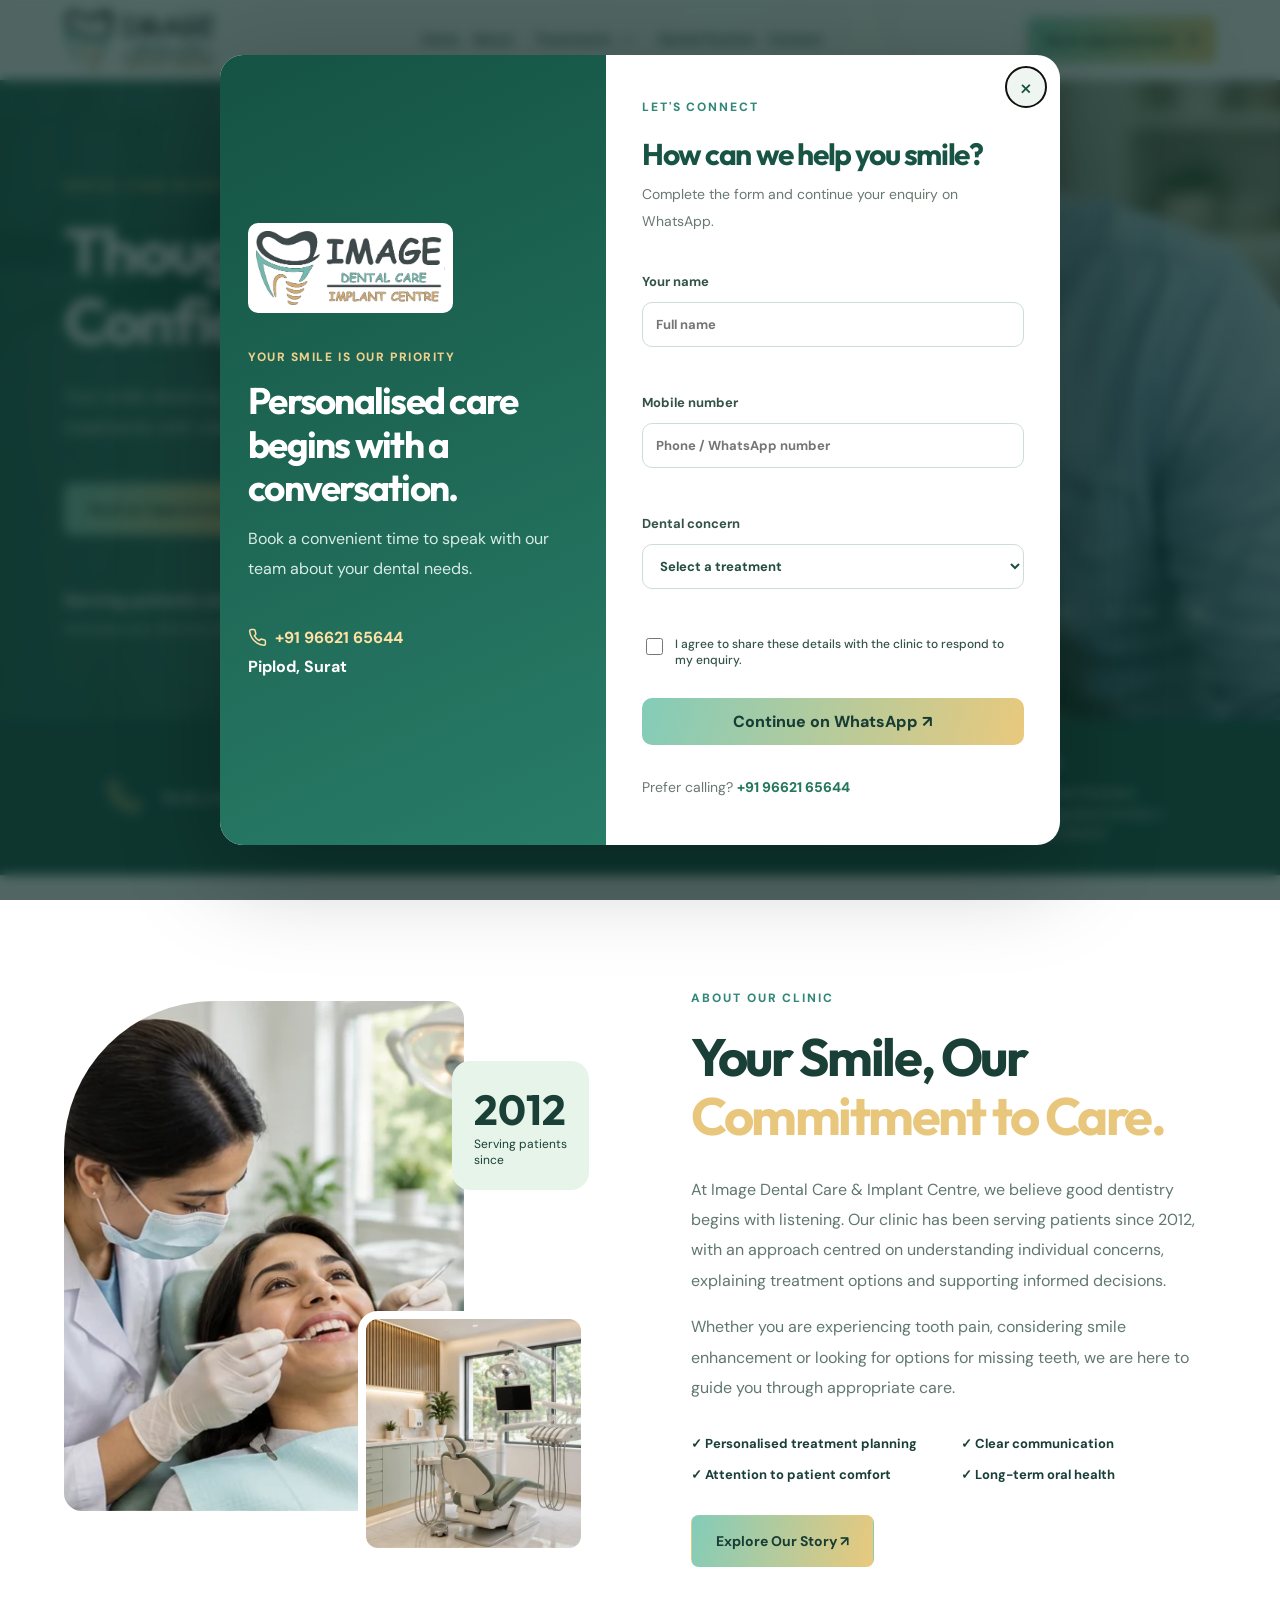
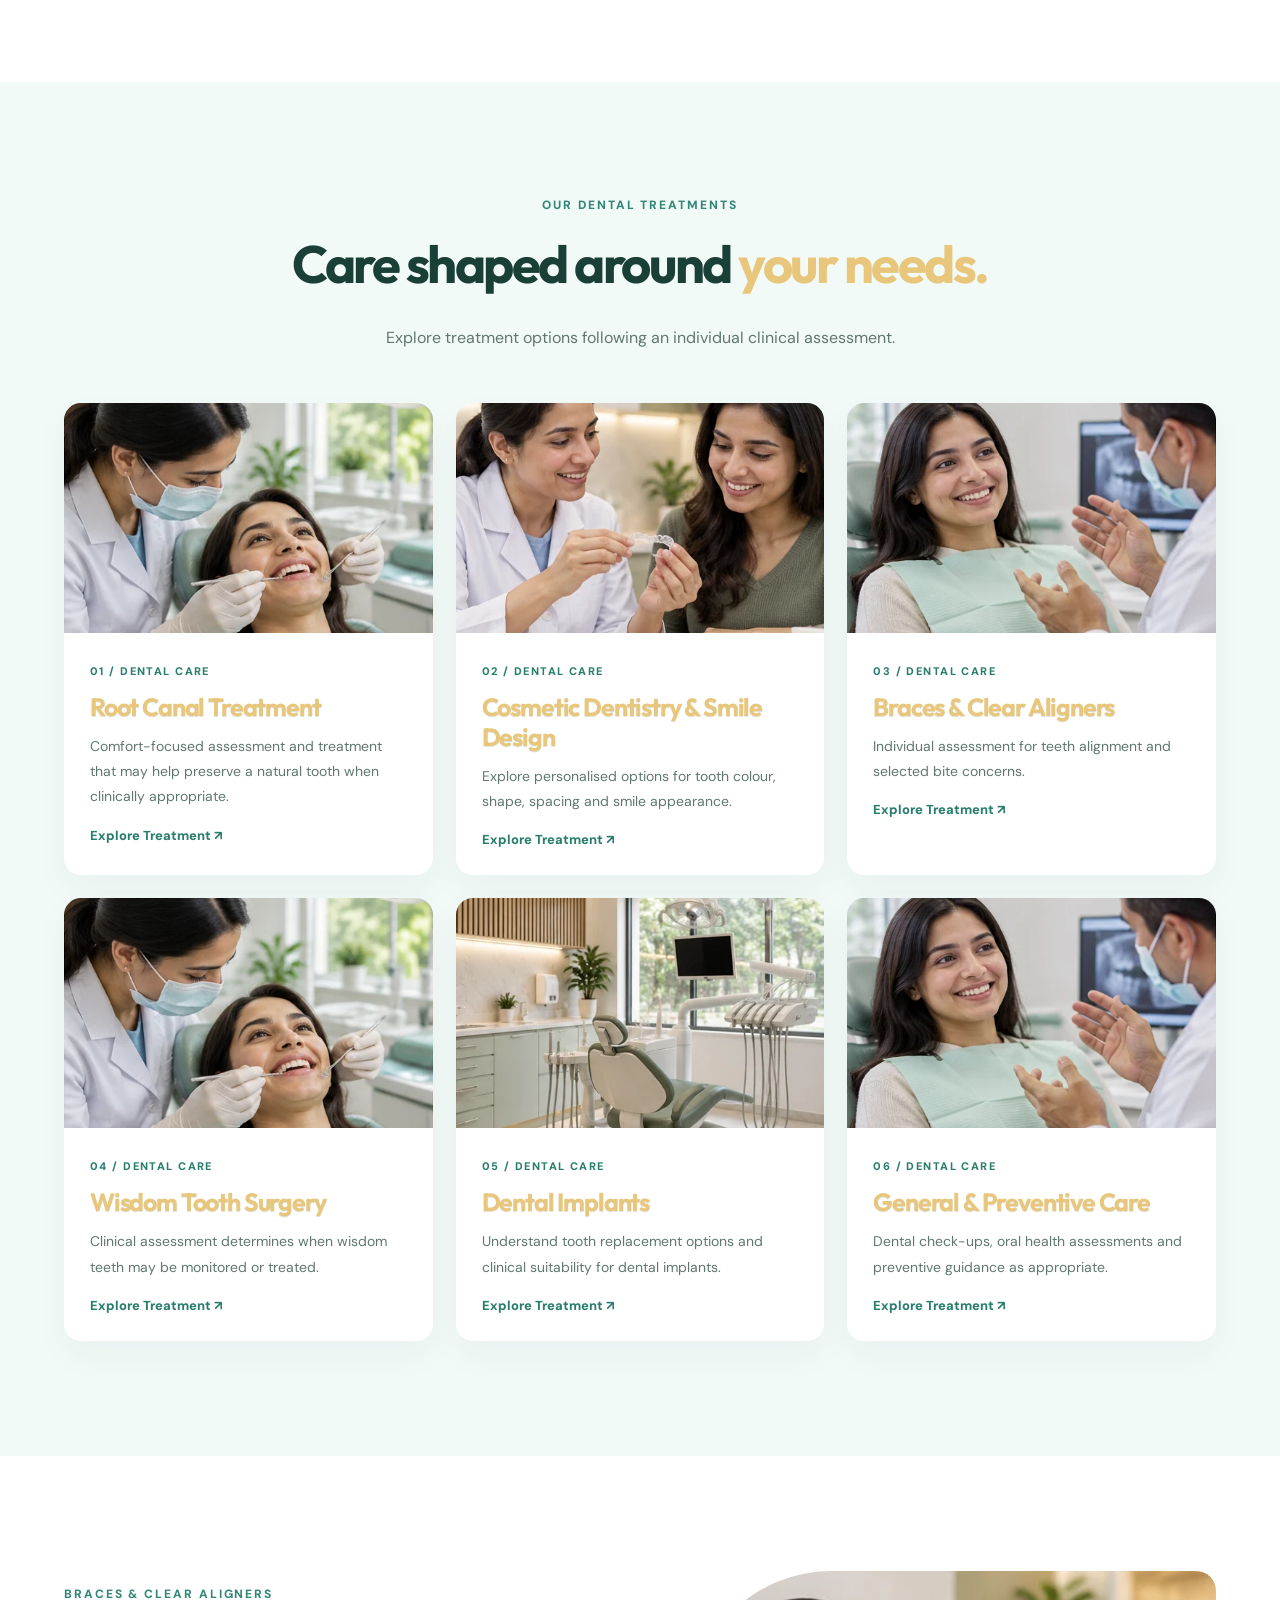
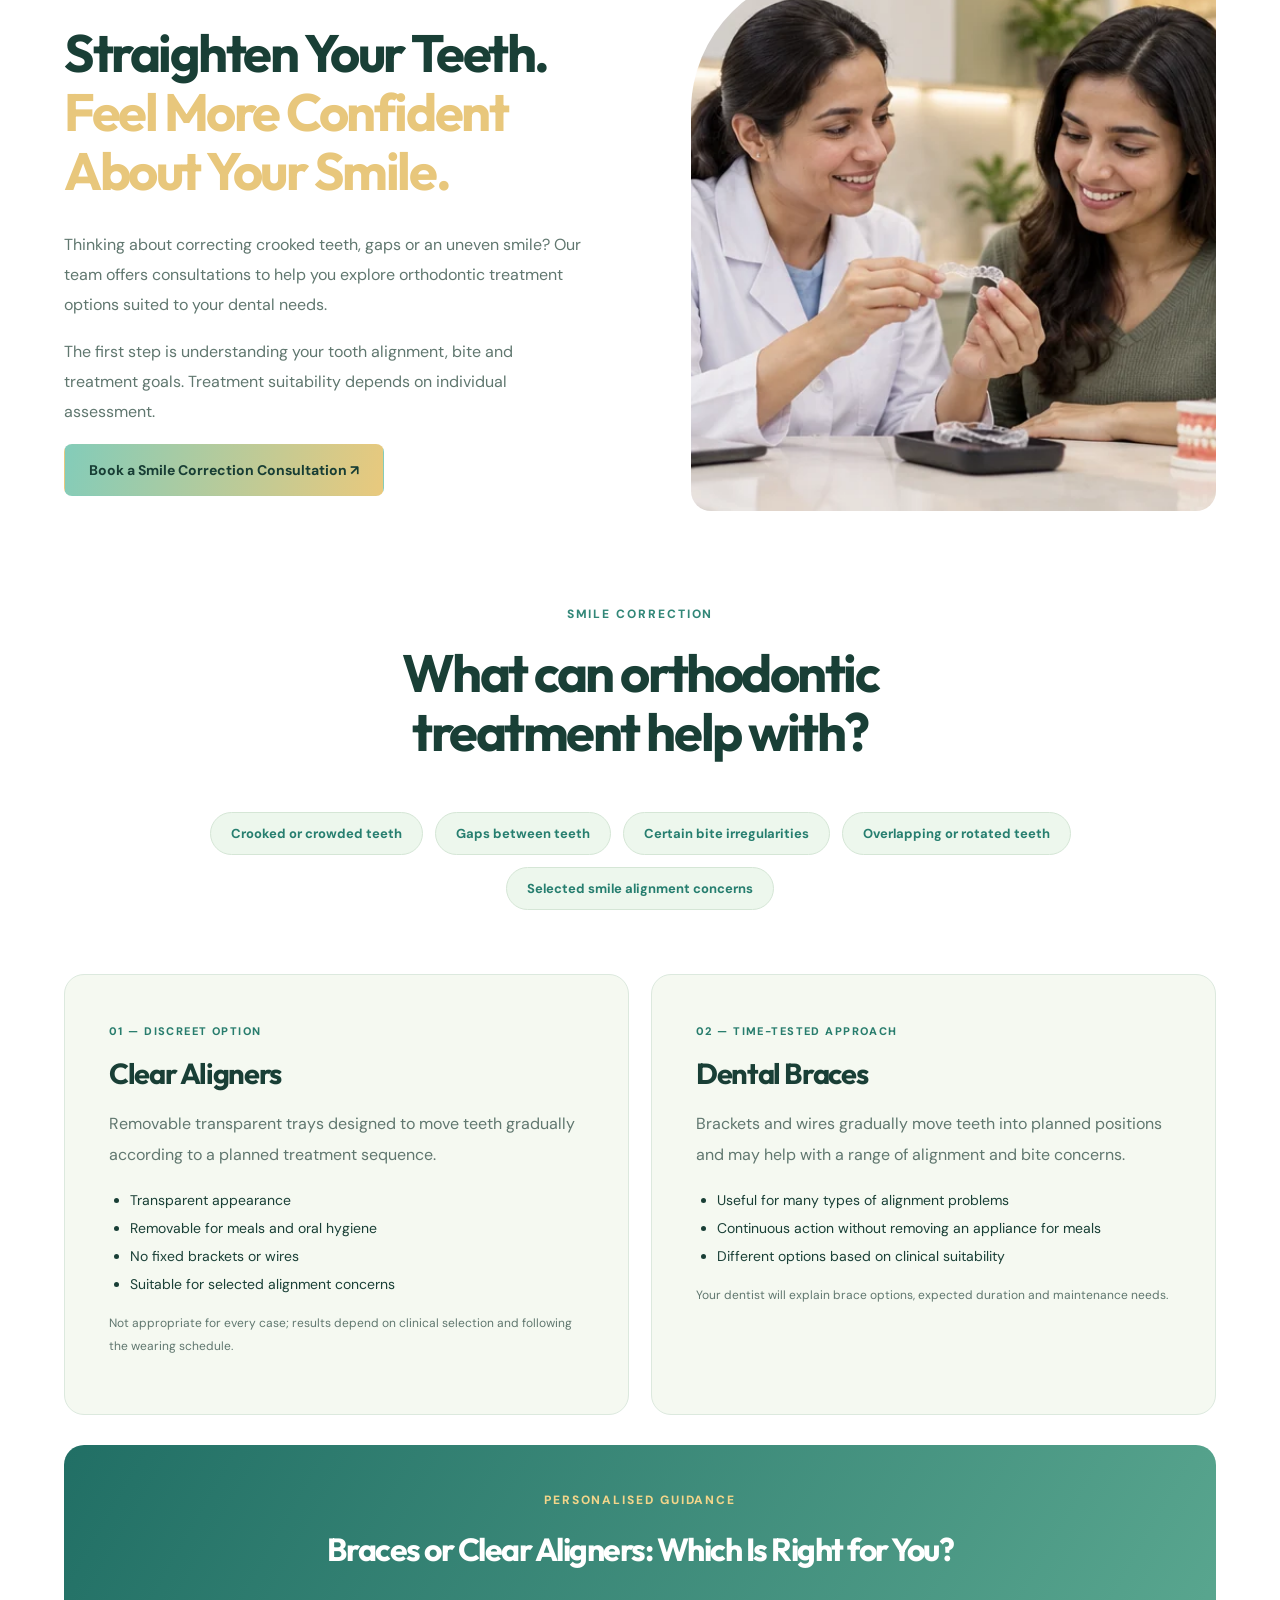
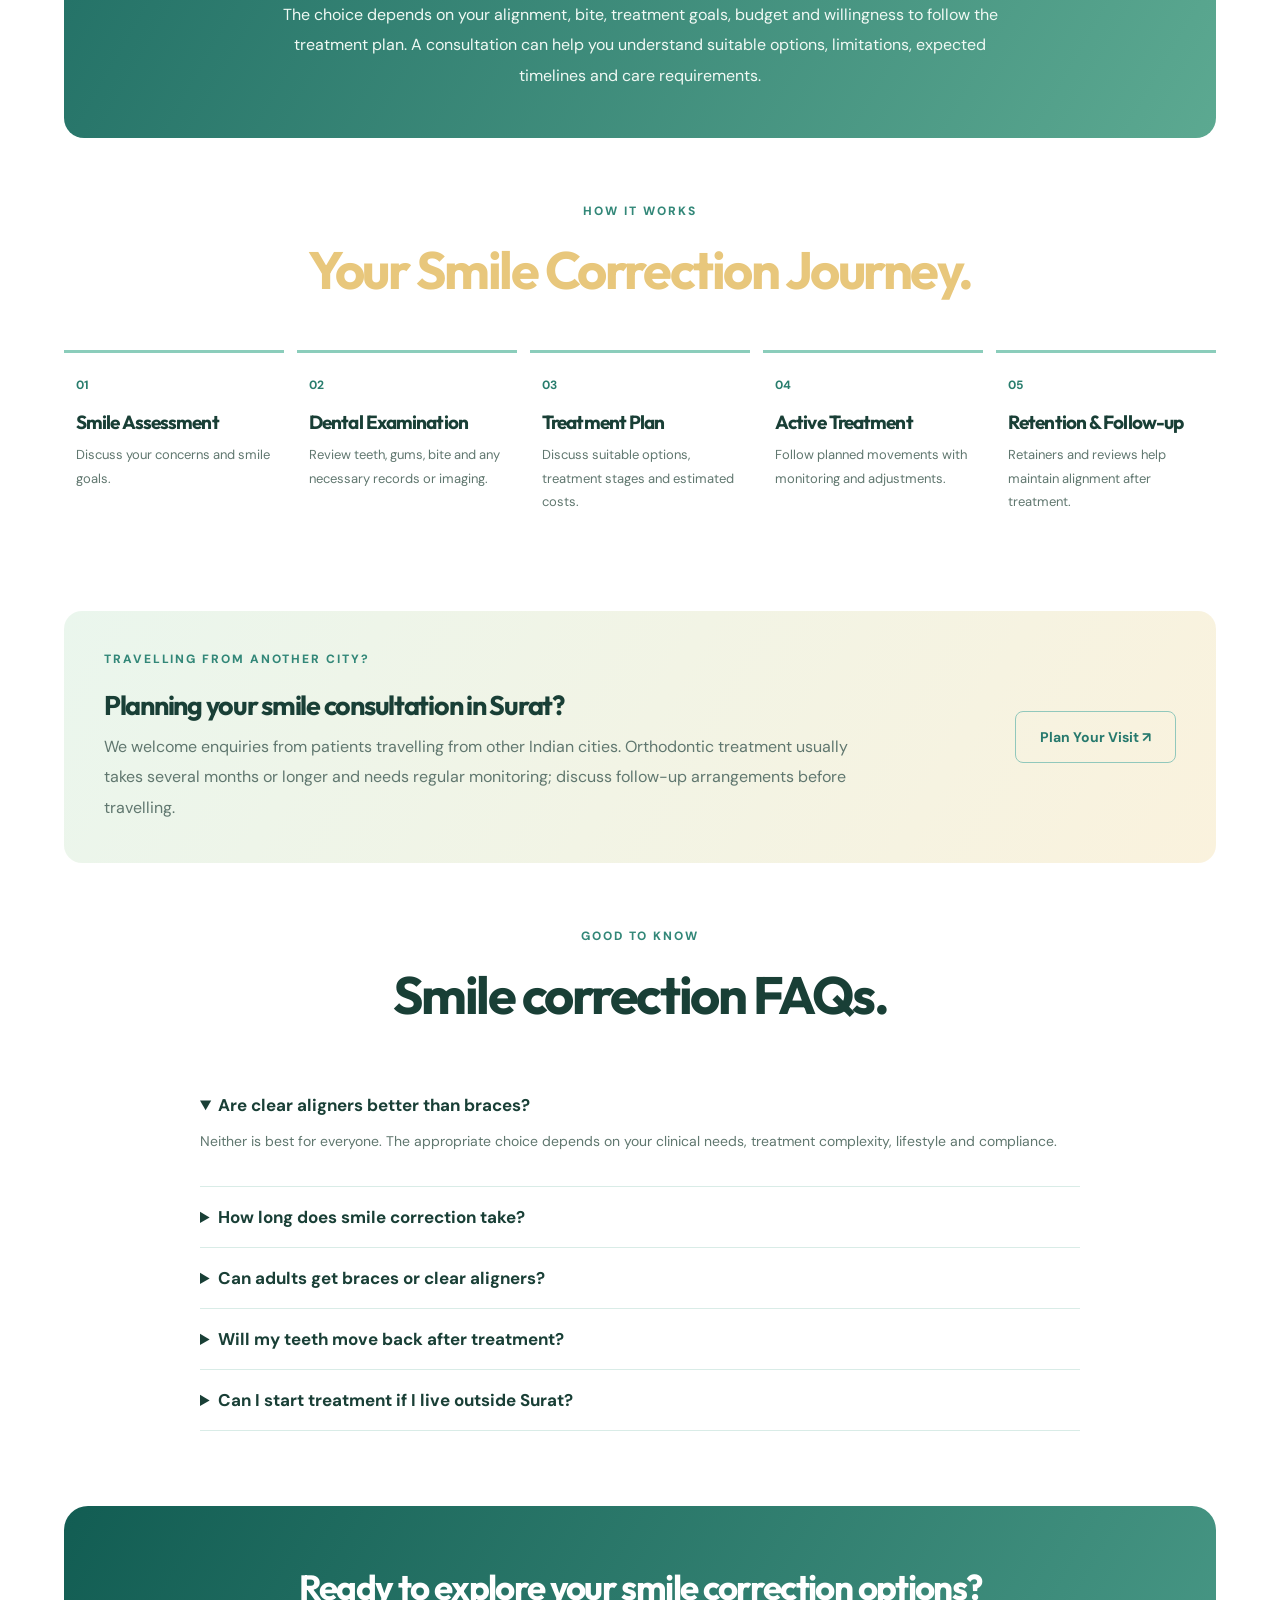
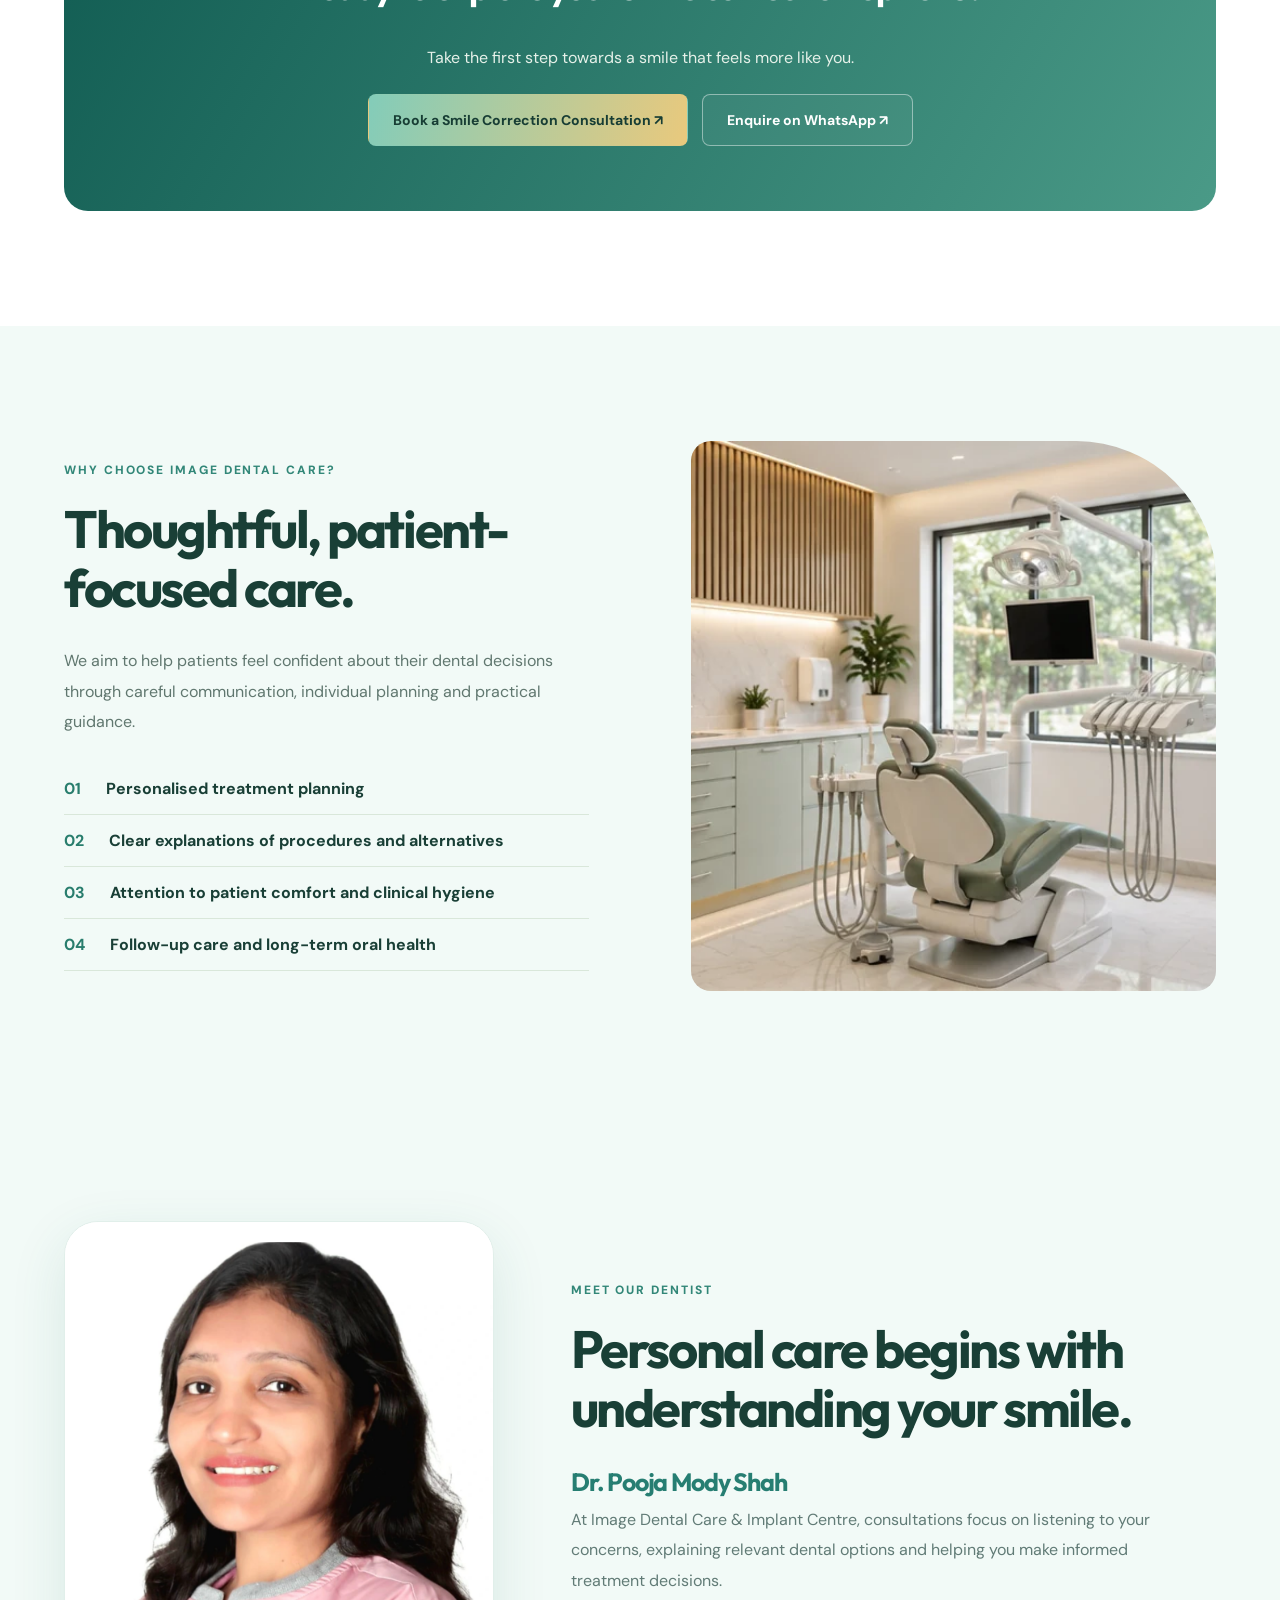
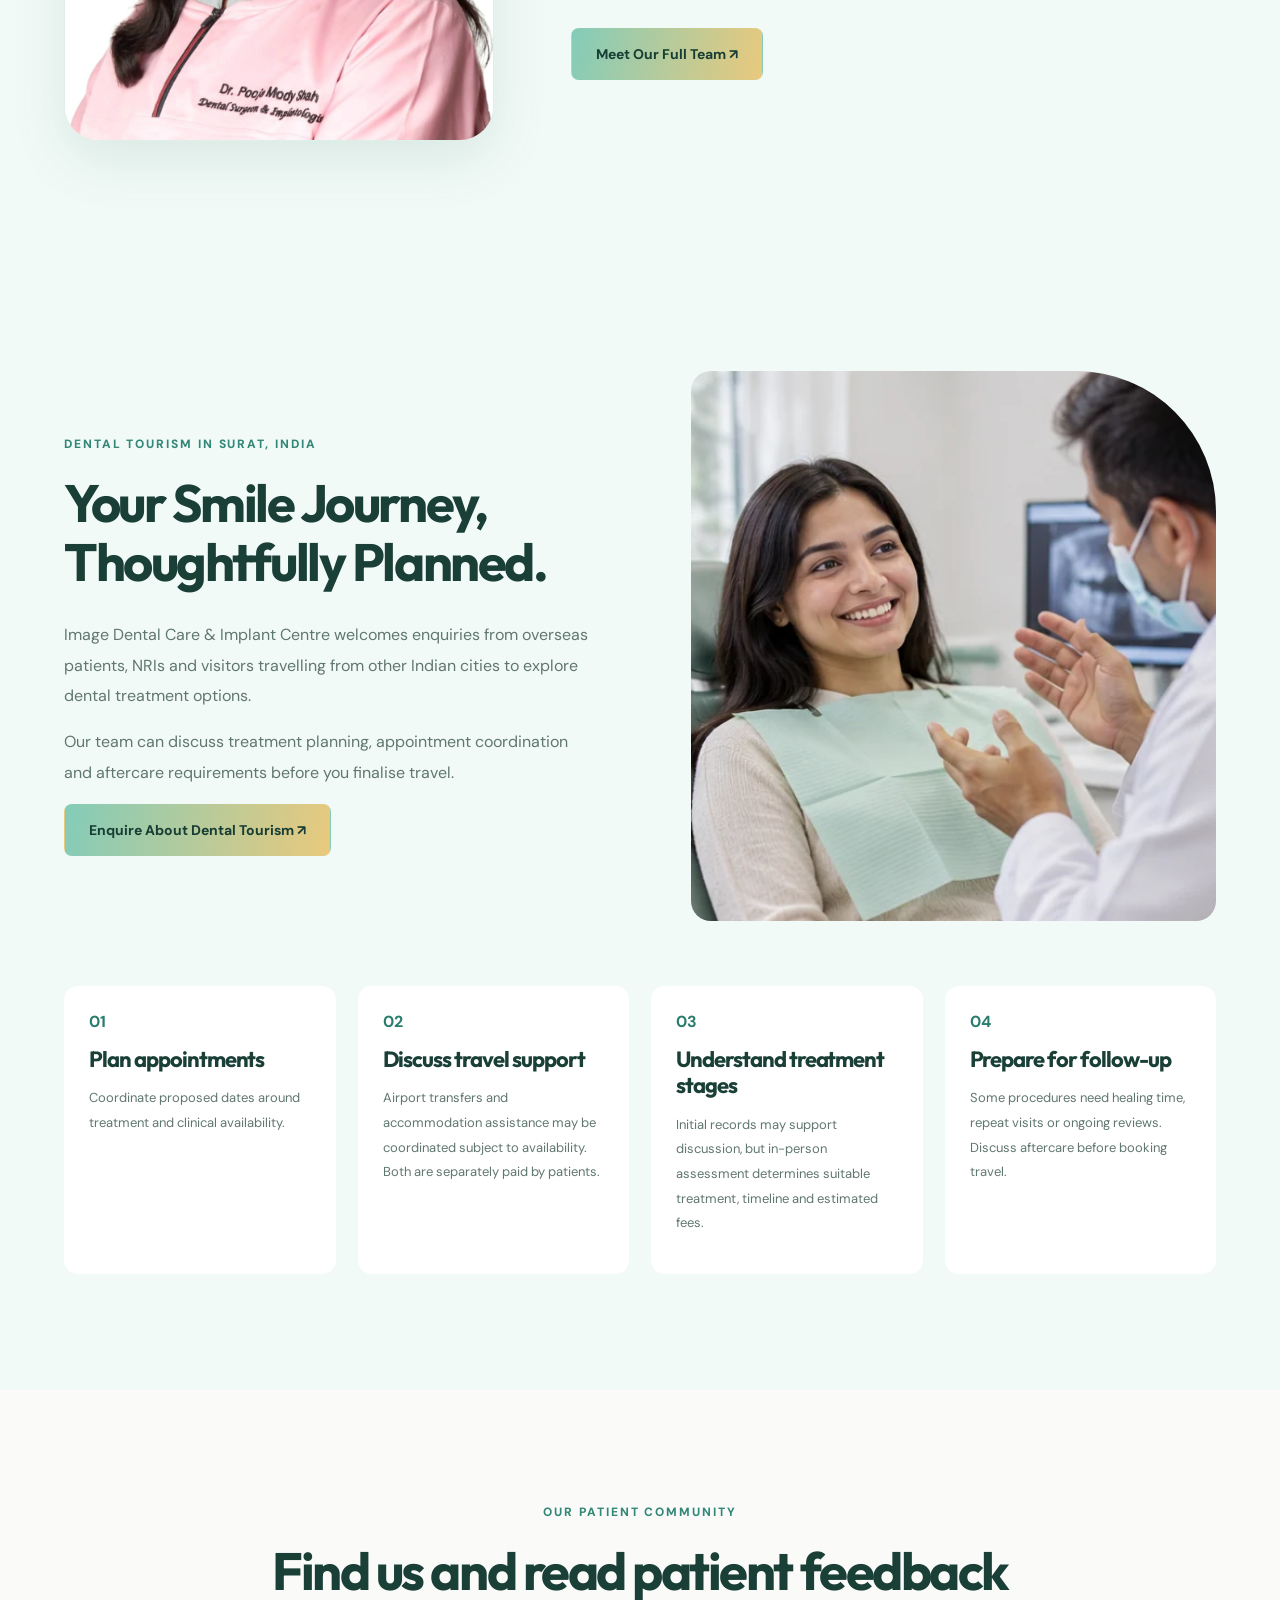
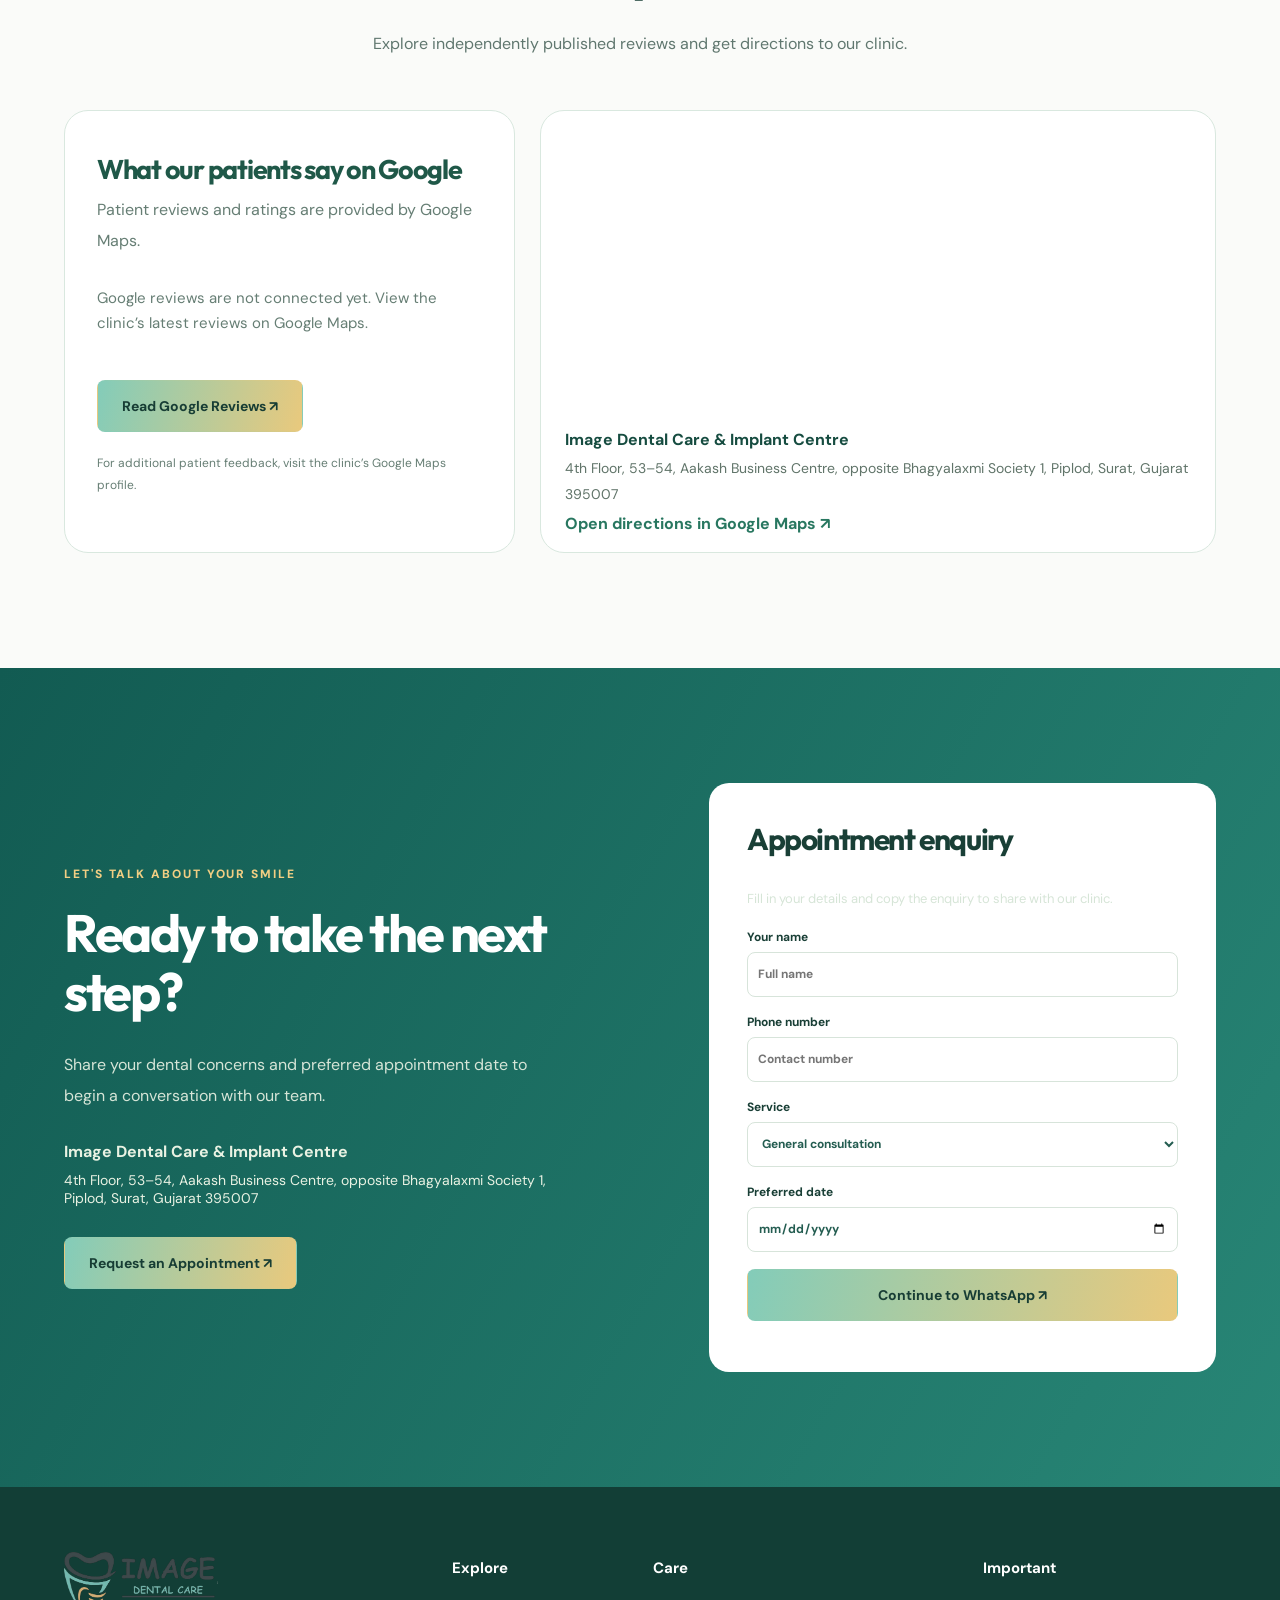
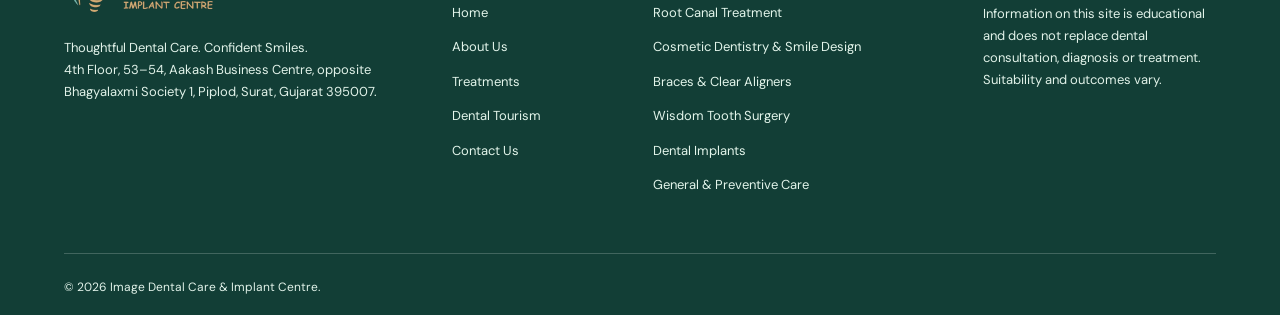
<file: index.html>
<!DOCTYPE html>

<html lang="en">
<head>
<meta charset="utf-8"/>
<meta content="width=device-width,initial-scale=1" name="viewport"/>
<meta content="#ffffff" name="theme-color"/>
<meta content="Image Dental Care &amp; Implant Centre in Piplod, Surat. Explore thoughtful dental care, smile correction, root canal treatment, dental implants, cosmetic dentistry and dental tourism." name="description"/>
<title>
   Image Dental Care &amp; Implant Centre | Dentist in Piplod, Surat
  </title>
<link href="https://fonts.googleapis.com" rel="preconnect"/>
<link crossorigin="" href="https://fonts.gstatic.com" rel="preconnect"/>
<link href="https://fonts.googleapis.com/css2?family=DM+Sans:wght@400;500;600;700&amp;family=Outfit:wght@400;500;600;700;800&amp;display=swap" rel="stylesheet"/>
<link href="styles.css?v=yellow-headings-20261104" rel="stylesheet"/>
</head>
<body>
<header class="header" id="top">
<div class="shell navbar">
<a aria-label="Image Dental Care &amp; Implant Centre home" class="brand brand-logo" href="#home">
<img alt="Image Dental Care &amp; Implant Centre" src="assets/images/logo-transparent.png"/>
</a>
<nav aria-label="Main navigation" class="navlinks" id="navlinks">
<a href="#home">
      Home
     </a>
<a href="about.html">
      About
     </a>
<div class="nav-dropdown">
<button aria-controls="treatments-menu" aria-expanded="false" aria-haspopup="true" class="dropdown-trigger" type="button">
<span>Treatments</span>
<svg aria-hidden="true" class="dropdown-chevron" fill="none" height="16" stroke="currentColor" stroke-linecap="round" stroke-linejoin="round" stroke-width="2" viewbox="0 0 24 24" width="16"><path d="m6 9 6 6 6-6"></path></svg>
</button>
<div class="dropdown-menu" id="treatments-menu">
<p class="dropdown-heading">Explore our treatments</p>
<div class="dropdown-items">
<a href="root-canal-treatment.html">Root Canal Treatment <span aria-hidden="true">↗</span></a>
<a href="cosmetic-dentistry.html">Cosmetic Dentistry &amp; Smile Design <span aria-hidden="true">↗</span></a>
<a href="braces-clear-aligners.html">Braces &amp; Clear Aligners <span aria-hidden="true">↗</span></a>
<a href="wisdom-tooth-surgery.html">Wisdom Tooth Surgery <span aria-hidden="true">↗</span></a>
<a href="dental-implants.html">Dental Implants <span aria-hidden="true">↗</span></a>
<a href="general-dentistry.html">General &amp; Preventive Care <span aria-hidden="true">↗</span></a>
</div>
</div>
</div>
<a href="dental-tourism.html">
      Dental Tourism
     </a>
<a href="contact.html">
      Contact
     </a>
</nav>
<div class="nav-actions">
<button class="button primary compact" data-book="">
      Book Appointment
      <span>
       ↗
      </span>
</button>
<button aria-expanded="false" aria-label="Open menu" class="menu" id="menu">
      ☰
     </button>
</div>
</div>
</header>
<main>
<section aria-label="Image Dental Care introductory slides" class="hero" id="home">
<div class="slide active" style="--bg:url('assets/images/family-smiles.webp')">
</div>
<div class="slide" style="--bg:url('assets/images/dental-examination.webp')">
</div>
<div class="slide" style="--bg:url('assets/images/modern-clinic.webp')">
</div>
<div class="hero-overlay">
</div>
<div class="shell hero-inner">
<span class="kicker bright">
      DENTAL CARE IN PIPLOD, SURAT
     </span>
<h1 id="heroTitle">
      Thoughtful Dental Care.
      <br/>
<em>
       Confident Smiles.
      </em>
</h1>
<p id="heroDescription">
      Your smile deserves care that feels personal. Explore appropriate dental treatments with clear communication and a patient-focused approach.
     </p>
<div class="hero-buttons">
<button class="button primary" data-book="">
       Book an Appointment ↗
      </button>
<a class="button ghost" href="#treatments">
       Explore Our Treatments ↗
      </a>
</div>
<div class="hero-bottom">
<span>
<b>
        Serving patients since 2012
       </b>
<small>
        Individual care. Informed decisions.
       </small>
</span>
<div class="slider-controls">
<button aria-label="Previous slide" id="prev">
        ←
       </button>
<span id="slideIndex">
        01 / 03
       </span>
<button aria-label="Next slide" id="next">
        →
       </button>
</div>
</div>
</div>
</section>
<div class="infobar">
<div class="shell info-grid">
<div>
<span class="info-ico"><svg aria-hidden="true" fill="none" stroke="currentColor" stroke-linecap="round" stroke-linejoin="round" stroke-width="1.9" viewbox="0 0 24 24" xmlns="http://www.w3.org/2000/svg"><path d="M22 16.92v3a2 2 0 0 1-2.18 2 19.79 19.79 0 0 1-8.63-3.07 19.5 19.5 0 0 1-6-6A19.79 19.79 0 0 1 2.12 4.18 2 2 0 0 1 4.11 2h3a2 2 0 0 1 2 1.72c.12.96.35 1.9.68 2.8a2 2 0 0 1-.45 2.11L8.09 9.91a16 16 0 0 0 6 6l1.28-1.25a2 2 0 0 1 2.11-.45c.9.33 1.84.56 2.8.68A2 2 0 0 1 22 16.92Z"></path></svg></span>
<span>
       Book a dental consultation
      </span>
</div>
<div>
<span class="info-ico"><svg aria-hidden="true" fill="none" stroke="currentColor" stroke-linecap="round" stroke-linejoin="round" stroke-width="1.9" viewbox="0 0 24 24" xmlns="http://www.w3.org/2000/svg"><circle cx="12" cy="12" r="9"></circle><path d="M12 7v5l3.5 2"></path></svg></span>
<span>
       Appointments by enquiry
      </span>
</div>
<div>
<span class="info-ico"><svg aria-hidden="true" fill="none" stroke="currentColor" stroke-linecap="round" stroke-linejoin="round" stroke-width="1.9" viewbox="0 0 24 24" xmlns="http://www.w3.org/2000/svg"><path d="M20 10c0 5.1-8 12-8 12S4 15.1 4 10a8 8 0 1 1 16 0Z"></path><circle cx="12" cy="10" r="2.5"></circle></svg></span>
<span>
<strong>
        Visit Our Clinic
       </strong>
<small>
        4th Floor, 53–54, Aakash Business Centre, opposite Bhagyalaxmi Society 1, Piplod, Surat, Gujarat 395007
       </small>
</span>
</div>
</div>
</div>
<section class="section" id="about">
<div class="shell split">
<div class="photo-stack reveal">
<img alt="dental examination" class="bigphoto" loading="lazy" src="assets/images/dental-examination.webp"/>
<img alt="Bright dental treatment room" class="smallphoto" loading="lazy" src="assets/images/modern-clinic.webp"/>
<div class="since">
<b>
        2012
       </b>
<small>
        Serving patients
        <br/>
        since
       </small>
</div>
</div>
<div class="reveal">
<span class="kicker">
       ABOUT OUR CLINIC
      </span>
<h2>
       Your Smile, Our
       <em class="heading-gold">
        Commitment to Care.
       </em>
</h2>
<p>
       At Image Dental Care &amp; Implant Centre, we believe good dentistry begins with listening. Our clinic has been serving patients since 2012, with an approach centred on understanding individual concerns, explaining treatment options and supporting informed decisions.
      </p>
<p>
       Whether you are experiencing tooth pain, considering smile enhancement or looking for options for missing teeth, we are here to guide you through appropriate care.
      </p>
<div class="pill-list">
<span>
        ✓ Personalised treatment planning
       </span>
<span>
        ✓ Clear communication
       </span>
<span>
        ✓ Attention to patient comfort
       </span>
<span>
        ✓ Long-term oral health
       </span>
</div>
<a class="button dark" href="about.html">
       Explore Our Story ↗
      </a>
</div>
</div>
</section>
<section class="section light" id="treatments">
<div class="shell">
<div class="section-head reveal">
<span class="kicker">
       OUR DENTAL TREATMENTS
      </span>
<h2>
       Care shaped around
       <em class="heading-gold">
        your needs.
       </em>
</h2>
<p>
       Explore treatment options following an individual clinical assessment.
      </p>
</div>
<div class="cards" id="treatmentCards">
</div>
</div>
</section>
<section class="section aligners" id="aligners">
<div class="shell">
<div class="split intro-align">
<div class="reveal">
<span class="kicker">
        BRACES &amp; CLEAR ALIGNERS
       </span>
<h2 class="aligner-intro-title">
        Straighten Your Teeth.
        <em>
         Feel More Confident About Your Smile.
        </em>
</h2>
<p>
        Thinking about correcting crooked teeth, gaps or an uneven smile? Our team offers consultations to help you explore orthodontic treatment options suited to your dental needs.
       </p>
<p>
        The first step is understanding your tooth alignment, bite and treatment goals. Treatment suitability depends on individual assessment.
       </p>
<button class="button dark" data-book="" data-service="Braces &amp; Clear Aligners">
        Book a Smile Correction Consultation ↗
       </button>
</div>
<div class="align-photo reveal">
<img alt="Dental professional supporting smile care" loading="lazy" src="assets/images/clear-aligners.webp"/>
</div>
</div>
<div class="section-head slim reveal">
<span class="kicker">
       SMILE CORRECTION
      </span>
<h2>
       What can orthodontic
       <em class="heading-uniform">
        treatment help with?
       </em>
</h2>
</div>
<div class="benefits">
<span>
       Crooked or crowded teeth
      </span>
<span>
       Gaps between teeth
      </span>
<span>
       Certain bite irregularities
      </span>
<span>
       Overlapping or rotated teeth
      </span>
<span>
       Selected smile alignment concerns
      </span>
</div>
<div class="option-grid">
<article class="option reveal">
<span class="num">
        01 — DISCREET OPTION
       </span>
<h3>
        Clear Aligners
       </h3>
<p>
        Removable transparent trays designed to move teeth gradually according to a planned treatment sequence.
       </p>
<ul>
<li>
         Transparent appearance
        </li>
<li>
         Removable for meals and oral hygiene
        </li>
<li>
         No fixed brackets or wires
        </li>
<li>
         Suitable for selected alignment concerns
        </li>
</ul>
<p class="fine">
        Not appropriate for every case; results depend on clinical selection and following the wearing schedule.
       </p>
</article>
<article class="option reveal">
<span class="num">
        02 — TIME-TESTED APPROACH
       </span>
<h3>
        Dental Braces
       </h3>
<p>
        Brackets and wires gradually move teeth into planned positions and may help with a range of alignment and bite concerns.
       </p>
<ul>
<li>
         Useful for many types of alignment problems
        </li>
<li>
         Continuous action without removing an appliance for meals
        </li>
<li>
         Different options based on clinical suitability
        </li>
</ul>
<p class="fine">
        Your dentist will explain brace options, expected duration and maintenance needs.
       </p>
</article>
</div>
<div class="comparison reveal">
<span class="kicker">
       PERSONALISED GUIDANCE
      </span>
<h3>
       Braces or Clear Aligners: Which Is Right for You?
      </h3>
<p>
       The choice depends on your alignment, bite, treatment goals, budget and willingness to follow the treatment plan. A consultation can help you understand suitable options, limitations, expected timelines and care requirements.
      </p>
</div>
<div class="section-head slim reveal">
<span class="kicker">
       HOW IT WORKS
      </span>
<h2 class="smile-journey-title">
       Your Smile
       <em>
        Correction Journey.
       </em>
</h2>
</div>
<div class="steps" id="smileSteps">
</div>
<div class="travel-note reveal">
<div>
<span class="kicker">
        TRAVELLING FROM ANOTHER CITY?
       </span>
<h3>
        Planning your smile consultation in Surat?
       </h3>
<p>
        We welcome enquiries from patients travelling from other Indian cities. Orthodontic treatment usually takes several months or longer and needs regular monitoring; discuss follow-up arrangements before travelling.
       </p>
</div>
<a class="button ghost-dark" href="#tourism">
       Plan Your Visit ↗
      </a>
</div>
<div class="section-head slim reveal">
<span class="kicker">
       GOOD TO KNOW
      </span>
<h2>
       Smile correction
       <em class="heading-uniform">
        FAQs.
       </em>
</h2>
</div>
<div class="faqs" id="smileFaq">
</div>
<div class="smile-cta reveal">
<h3>
       Ready to explore your smile correction options?
      </h3>
<p>
       Take the first step towards a smile that feels more like you.
      </p>
<button class="button primary" data-book="" data-service="Braces &amp; Clear Aligners">
       Book a Smile Correction Consultation ↗
      </button>
<button class="button ghost" data-whatsapp="">
       Enquire on WhatsApp ↗
      </button>
</div>
</div>
</section>
<section class="section light" id="why">
<div class="shell split">
<div class="reveal">
<span class="kicker">
       WHY CHOOSE IMAGE DENTAL CARE?
      </span>
<h2>
       Thoughtful,
       <em class="heading-uniform">
        patient-focused care.
       </em>
</h2>
<p>
       We aim to help patients feel confident about their dental decisions through careful communication, individual planning and practical guidance.
      </p>
<div class="why-list">
<div>
<b>
         01
        </b>
<span>
         Personalised treatment planning
        </span>
</div>
<div>
<b>
         02
        </b>
<span>
         Clear explanations of procedures and alternatives
        </span>
</div>
<div>
<b>
         03
        </b>
<span>
         Attention to patient comfort and clinical hygiene
        </span>
</div>
<div>
<b>
         04
        </b>
<span>
         Follow-up care and long-term oral health
        </span>
</div>
</div>
</div>
<div class="reveal">
<img alt="photo of a contemporary dental treatment room" class="round-photo" loading="lazy" src="assets/images/modern-clinic.webp"/>
</div>
</div>
</section>
<section class="section doctor-section" id="team">
<div class="shell doctor-layout">
<div class="doctor-image reveal">
<img alt="Dr. Pooja Mody Shah" loading="lazy" src="assets/images/dr-pooja-shah.png"/>
</div>
<div class="doctor-details reveal">
<span class="kicker">
       MEET OUR DENTIST
      </span>
<h2>
       Personal care begins with
       <em>
        understanding your smile.
       </em>
</h2>
<h3>
       Dr. Pooja Mody Shah
      </h3>
<p>
       At Image Dental Care &amp; Implant Centre, consultations focus on listening to your concerns, explaining relevant dental options and helping you make informed treatment decisions.
      </p>
<a class="button dark" href="about.html#team">Meet Our Full Team ↗</a>
</div>
</div>
</section>
<section class="section tourism light" id="tourism">
<div class="shell">
<div class="split">
<div class="reveal">
<span class="kicker">
        DENTAL TOURISM IN SURAT, INDIA
       </span>
<h2>
        Your Smile Journey,
        <em>
         Thoughtfully Planned.
        </em>
</h2>
<p>
        Image Dental Care &amp; Implant Centre welcomes enquiries from overseas patients, NRIs and visitors travelling from other Indian cities to explore dental treatment options.
       </p>
<p>
        Our team can discuss treatment planning, appointment coordination and aftercare requirements before you finalise travel.
       </p>
<button class="button dark" data-book="" data-service="Dental Tourism Enquiry">
        Enquire About Dental Tourism ↗
       </button>
</div>
<div class="reveal">
<img alt="Patient dental care" class="round-photo" loading="lazy" src="assets/images/patient-consultation.webp"/>
</div>
</div>
<div class="tour-grid">
<article>
<b>
        01
       </b>
<h3>
        Plan appointments
       </h3>
<p>
        Coordinate proposed dates around treatment and clinical availability.
       </p>
</article>
<article>
<b>
        02
       </b>
<h3>
        Discuss travel support
       </h3>
<p>
        Airport transfers and accommodation assistance may be coordinated subject to availability. Both are separately paid by patients.
       </p>
</article>
<article>
<b>
        03
       </b>
<h3>
        Understand treatment stages
       </h3>
<p>
        Initial records may support discussion, but in-person assessment determines suitable treatment, timeline and estimated fees.
       </p>
</article>
<article>
<b>
        04
       </b>
<h3>
        Prepare for follow-up
       </h3>
<p>
        Some procedures need healing time, repeat visits or ongoing reviews. Discuss aftercare before booking travel.
       </p>
</article>
</div>
</div>
</section>
<section class="section reviews-location" id="reviews"><div class="shell"><div class="section-head"><span class="kicker">OUR PATIENT COMMUNITY</span><h2>Find us and read patient feedback</h2><p>Explore independently published reviews and get directions to our clinic.</p></div><div class="reviews-map-grid"><article class="reviews-panel"><h3>What our patients say on Google</h3><p>Patient reviews and ratings are provided by Google Maps.</p><p class="google-rating-summary" hidden="" id="googleRatingSummary"></p><p class="google-review-status" id="googleReviewsStatus">Google reviews are not connected yet. View the clinic’s latest reviews on Google Maps.</p><div aria-live="polite" class="google-review-list" hidden="" id="googleReviewsLive"></div><a class="button dark" href="https://www.google.com/search?q=image+dental+care+piplod#lrd=0x3be04d9320bc262b:0x53498b80ce697b53,3,,,," rel="noopener noreferrer" target="_blank">Read Google Reviews ↗</a><p class="review-note">For additional patient feedback, visit the clinic’s Google Maps profile.</p></article><div class="map-panel"><iframe allowfullscreen="" loading="lazy" referrerpolicy="no-referrer-when-downgrade" src="https://www.google.com/maps?q=53%2C54%20Aakash%20Business%20Centre%20Piplod%20Surat%20395007&amp;output=embed" title="Google Maps location for Image Dental Care &amp; Implant Centre"></iframe><div class="map-caption"><strong>Image Dental Care &amp; Implant Centre</strong><p>4th Floor, 53–54, Aakash Business Centre, opposite Bhagyalaxmi Society 1, Piplod, Surat, Gujarat 395007</p><a href="https://www.google.com/maps?daddr=4th+floor+53%2C54%2C+Akash+business+centre%2C+opp.+bhagyalaxmi+soc%2C+Piplod%2C+Surat%2C+Gujarat+395007" rel="noopener noreferrer" target="_blank">Open directions in Google Maps ↗</a></div></div></div></div></section>
<section class="section contact" id="contact">
<div class="shell contact-grid">
<div class="reveal">
<span class="kicker bright">
       LET'S TALK ABOUT YOUR SMILE
      </span>
<h2>
       Ready to take the
       <em>
        next step?
       </em>
</h2>
<p>
       Share your dental concerns and preferred appointment date to begin a conversation with our team.
      </p>
<div class="contact-detail">
<strong>
        Image Dental Care &amp; Implant Centre
       </strong>
<span>
        4th Floor, 53–54, Aakash Business Centre, opposite Bhagyalaxmi Society 1, Piplod, Surat, Gujarat 395007
       </span>
</div>
<button class="button primary" data-book="">
       Request an Appointment ↗
      </button>
</div>
<div class="contact-card reveal">
<h3>
       Appointment enquiry
      </h3>
<p>
       Fill in your details and copy the enquiry to share with our clinic.
      </p>
<form id="contactForm">
<label>
        Your name
        <input autocomplete="name" name="name" placeholder="Full name" required=""/>
</label>
<label>
        Phone number
        <input autocomplete="tel" name="phone" placeholder="Contact number" required="" type="tel"/>
</label>
<label>
        Service
        <select id="serviceSelect" name="service">
<option>
          General consultation
         </option>
<option>
          Braces &amp; Clear Aligners
         </option>
<option>
          Root Canal Treatment
         </option>
<option>
          Cosmetic Dentistry &amp; Smile Design
         </option>
<option>
          Wisdom Tooth Surgery
         </option>
<option>
          Dental Implants
         </option>
<option>
          Dental Tourism Enquiry
         </option>
</select>
</label>
<label>
        Preferred date
        <input id="preferredDate" name="date" required="" type="date"/>
</label>
<button class="button dark full" type="submit">
        Continue to WhatsApp ↗
       </button>
<p class="form-status" id="formStatus" role="status">
</p>
</form>
</div>
</div>
</section>
</main>
<footer>
<div class="shell footgrid">
<div>
<a aria-label="Image Dental Care &amp; Implant Centre home" class="brand brand-logo" href="#home">
<img alt="Image Dental Care &amp; Implant Centre" src="assets/images/logo-transparent.png"/>
</a>
<p>
      Thoughtful Dental Care. Confident Smiles.
      <br/>
      4th Floor, 53–54, Aakash Business Centre, opposite Bhagyalaxmi Society 1, Piplod, Surat, Gujarat 395007.
     </p>
</div>
<div><h4>Explore</h4><a href="index.html">Home</a><a href="about.html">About Us</a><a href="index.html#treatments">Treatments</a><a href="dental-tourism.html">Dental Tourism</a><a href="contact.html">Contact Us</a></div>
<div><h4>Care</h4><a href="root-canal-treatment.html">Root Canal Treatment</a><a href="cosmetic-dentistry.html">Cosmetic Dentistry &amp; Smile Design</a><a href="braces-clear-aligners.html">Braces &amp; Clear Aligners</a><a href="wisdom-tooth-surgery.html">Wisdom Tooth Surgery</a><a href="dental-implants.html">Dental Implants</a><a href="general-dentistry.html">General &amp; Preventive Care</a></div>
<div>
<h4>
      Important
     </h4>
<p>
      Information on this site is educational and does not replace dental consultation, diagnosis or treatment. Suitability and outcomes vary.
     </p>
</div>
</div>
<div class="shell foot-bottom">
<span>
     ©
     <span id="year">
</span>
     Image Dental Care &amp; Implant Centre.
    </span>
</div>
</footer>
<div aria-hidden="true" class="modal" id="bookingModal">
<div class="modal-overlay" data-close="">
</div>
<div aria-labelledby="modalTitle" aria-modal="true" class="modal-box" role="dialog">
<button aria-label="Close" class="modal-close" data-close="">
     ×
    </button>
<span class="kicker">
     APPOINTMENT ENQUIRY
    </span>
<h2 id="modalTitle">
     Start with a consultation.
    </h2>
<p>
     Enter your details to send an appointment enquiry on WhatsApp.
    </p>
<form id="modalForm">
<label>
      Name
      <input autocomplete="name" name="name" required=""/>
</label>
<label>
      Contact number
      <input autocomplete="tel" name="phone" required="" type="tel"/>
</label>
<label>
      Service
      <select id="modalService" name="service">
<option>
        General consultation
       </option>
<option>
        Braces &amp; Clear Aligners
       </option>
<option>
        Root Canal Treatment
       </option>
<option>
        Cosmetic Dentistry &amp; Smile Design
       </option>
<option>
        Wisdom Tooth Surgery
       </option>
<option>
        Dental Implants
       </option>
<option>
        Dental Tourism Enquiry
       </option>
</select>
</label>
<label>
      Preferred date
      <input id="modalDate" name="date" required="" type="date"/>
</label>
<button class="button dark full" type="submit">
      Continue to WhatsApp ↗
     </button>
<p class="form-status" role="status">
</p>
</form>
</div>
</div>
<script src="script.js">
</script>
<div class="lead-overlay" hidden="" id="leadOverlay"><div class="lead-backdrop" data-lead-close=""></div><div aria-labelledby="leadTitle" aria-modal="true" class="lead-dialog" role="dialog"><button aria-label="Close enquiry form" class="lead-close" data-lead-close="" type="button">×</button><div class="lead-aside"><img alt="Image Dental Care &amp; Implant Centre" src="assets/images/logo-transparent.png"/><span class="lead-kicker">YOUR SMILE IS OUR PRIORITY</span><h2>Personalised care begins with a conversation.</h2><p>Book a convenient time to speak with our team about your dental needs.</p><div class="lead-contact"><a href="tel:+919662165644"><svg aria-hidden="true" fill="none" stroke="currentColor" stroke-linecap="round" stroke-linejoin="round" stroke-width="1.9" viewbox="0 0 24 24" xmlns="http://www.w3.org/2000/svg"><path d="M22 16.92v3a2 2 0 0 1-2.18 2 19.79 19.79 0 0 1-8.63-3.07 19.5 19.5 0 0 1-6-6A19.79 19.79 0 0 1 2.12 4.18 2 2 0 0 1 4.11 2h3a2 2 0 0 1 2 1.72c.12.96.35 1.9.68 2.8a2 2 0 0 1-.45 2.11L8.09 9.91a16 16 0 0 0 6 6l1.28-1.25a2 2 0 0 1 2.11-.45c.9.33 1.84.56 2.8.68A2 2 0 0 1 22 16.92Z"></path></svg>+91 96621 65644</a><span>Piplod, Surat</span></div></div><div class="lead-form-wrap"><span class="kicker">LET'S CONNECT</span><h2 id="leadTitle">How can we help you smile?</h2><p>Complete the form and continue your enquiry on WhatsApp.</p><form id="leadForm"><label>Your name<input autocomplete="name" maxlength="100" name="name" placeholder="Full name" required=""/></label><label>Mobile number<input autocomplete="tel" inputmode="tel" maxlength="20" name="phone" placeholder="Phone / WhatsApp number" required=""/></label><label>Dental concern<select name="service" required=""><option value="">Select a treatment</option><option>General consultation</option><option>Root Canal Treatment</option><option>Cosmetic Dentistry &amp; Smile Design</option><option>Braces &amp; Clear Aligners</option><option>Wisdom Tooth Surgery</option><option>Dental Implants</option><option>Dental Tourism Enquiry</option></select></label><label class="lead-consent"><input required="" type="checkbox"/> I agree to share these details with the clinic to respond to my enquiry.</label><button class="lead-submit" type="submit">Continue on WhatsApp ↗</button><p class="lead-status" role="status"></p></form><p class="lead-call">Prefer calling? <a href="tel:+919662165644">+91 96621 65644</a></p></div></div></div><script defer="" src="lead.js"></script>
<script defer="" src="reviews-config.js"></script><script defer="" src="reviews.js"></script></body>
</html>
</file>
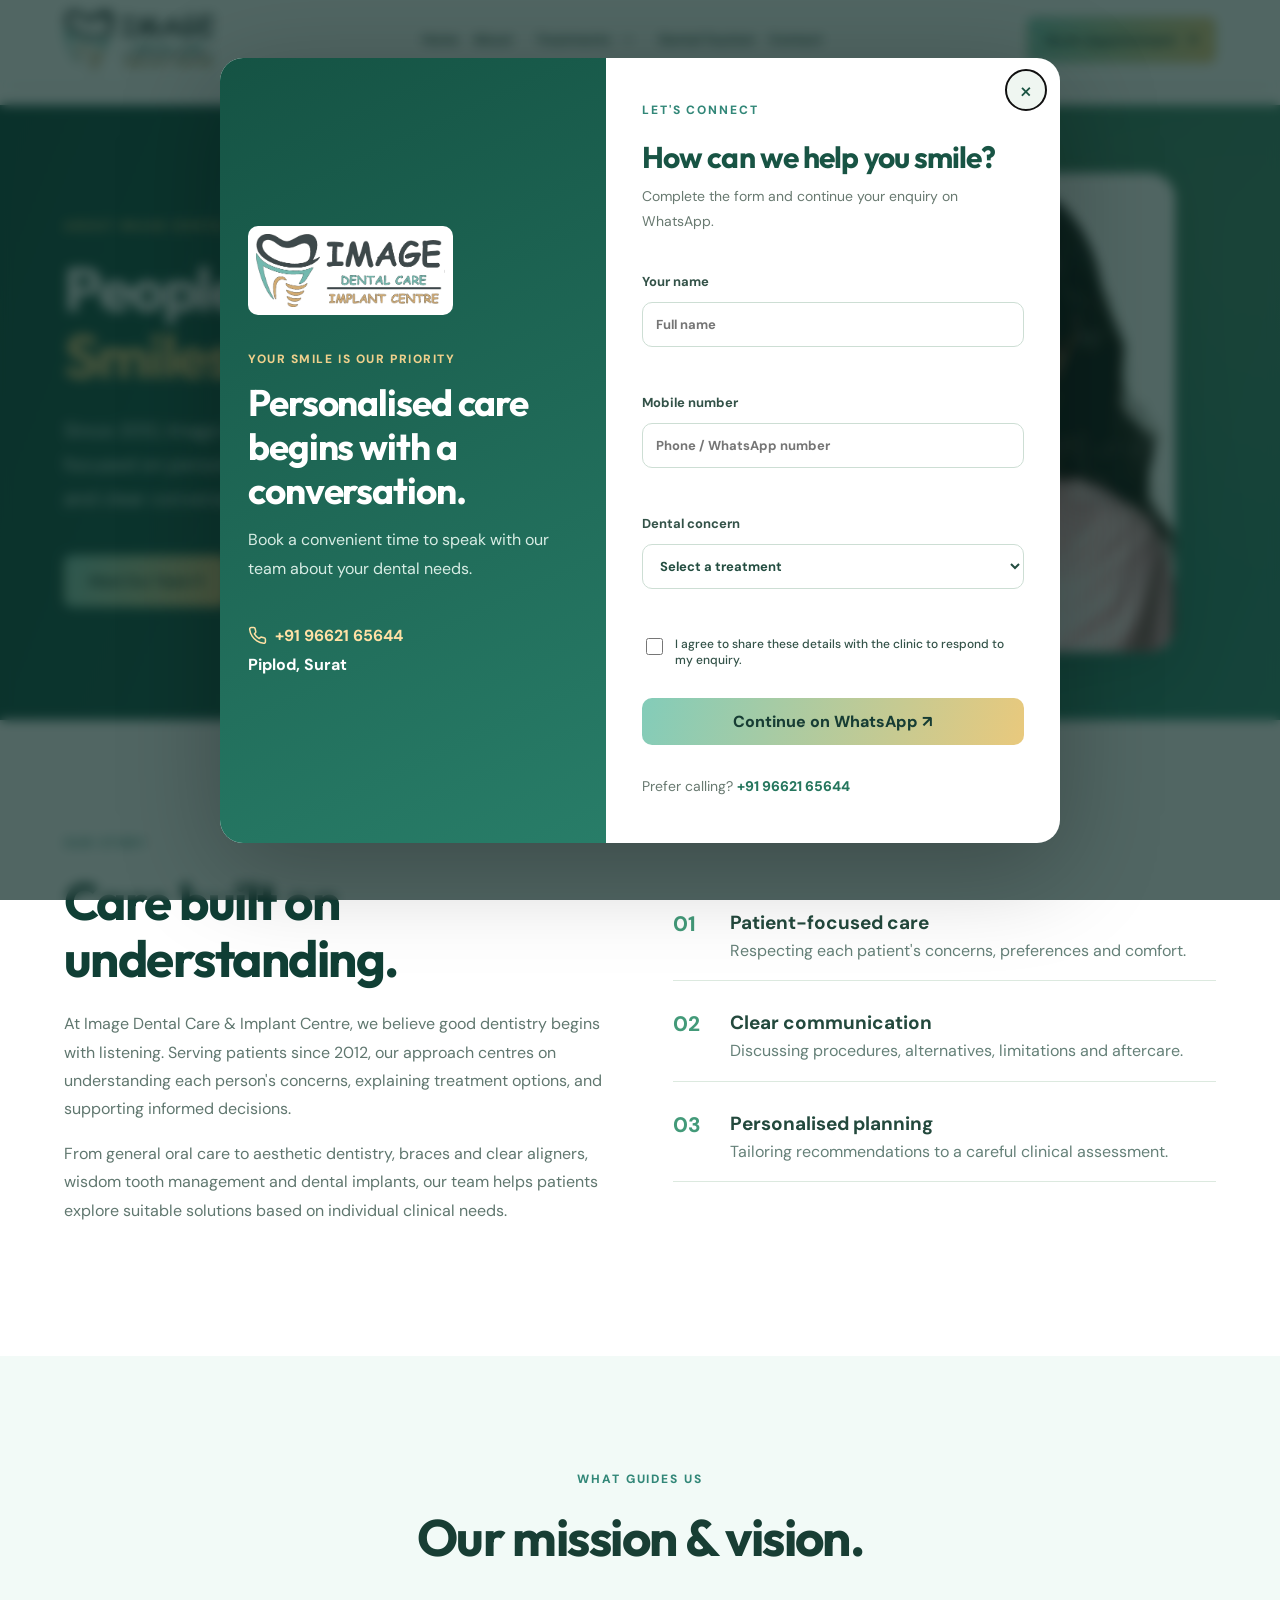
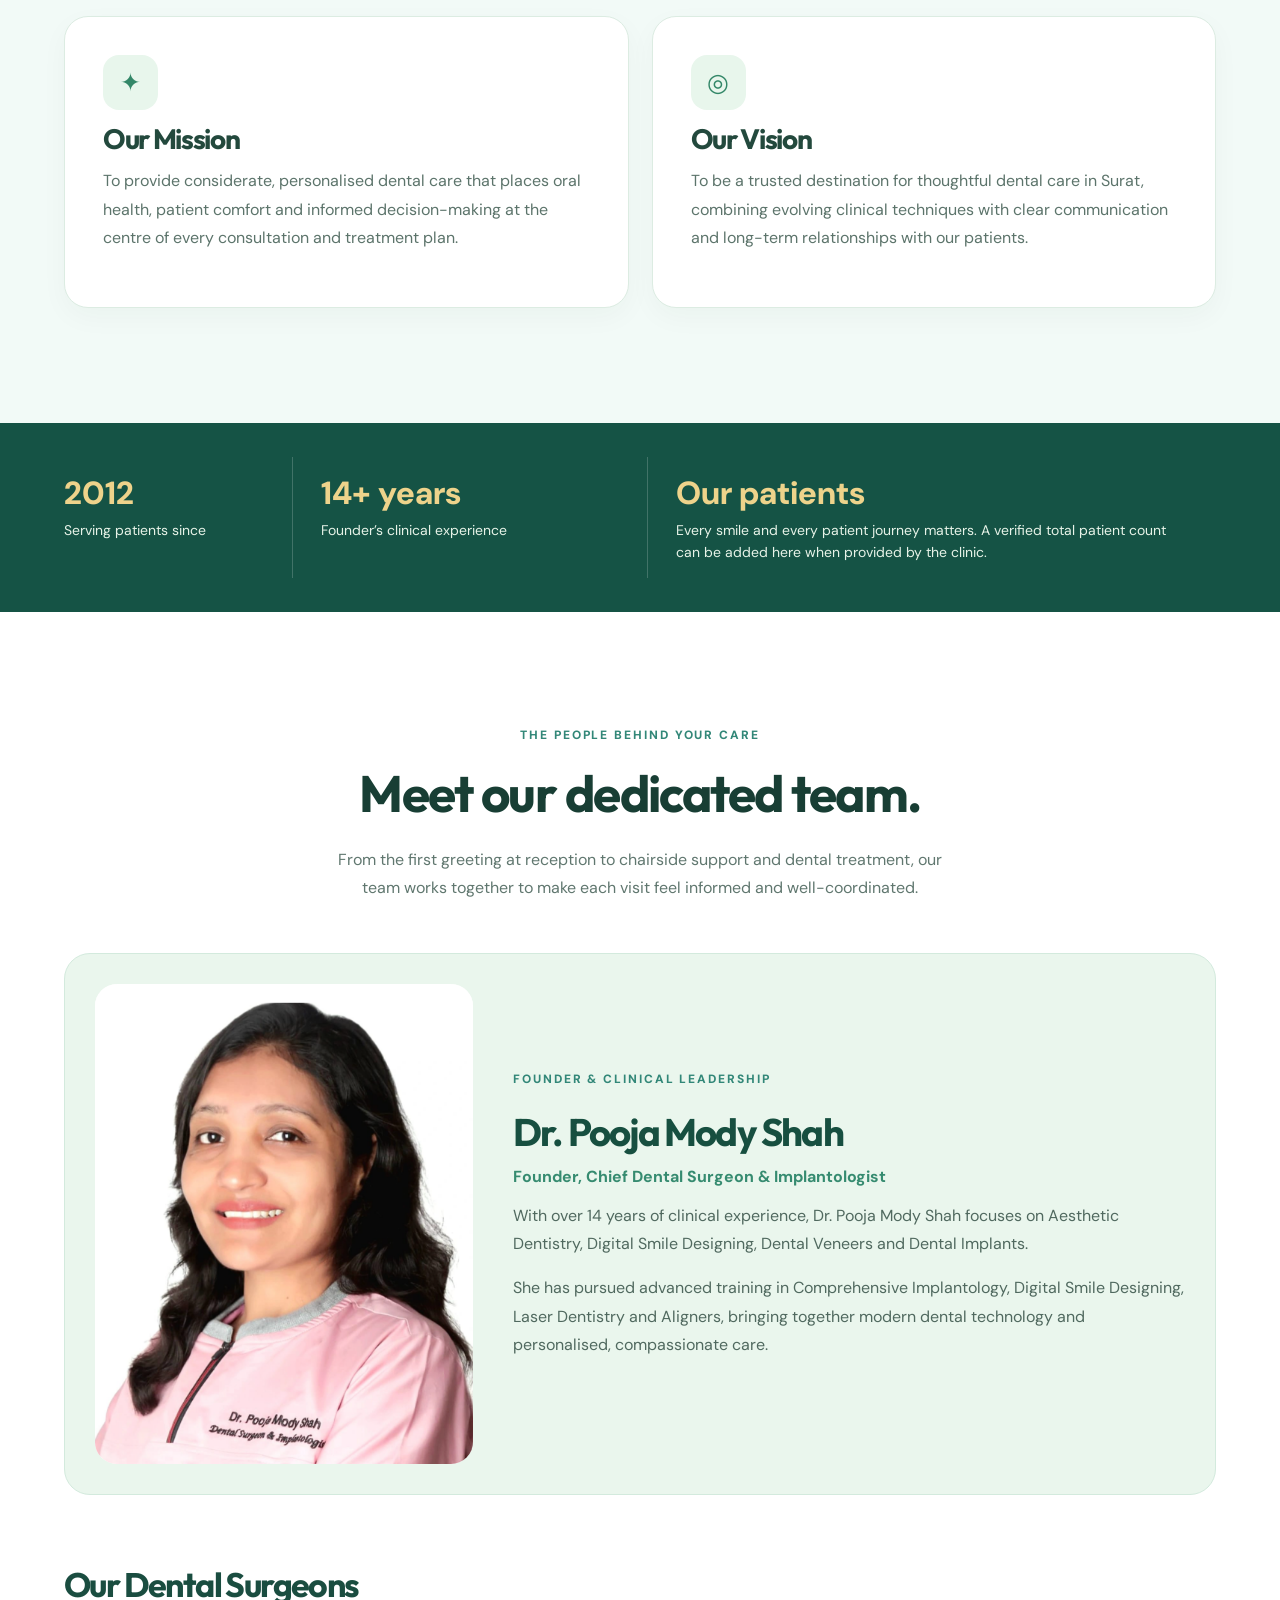
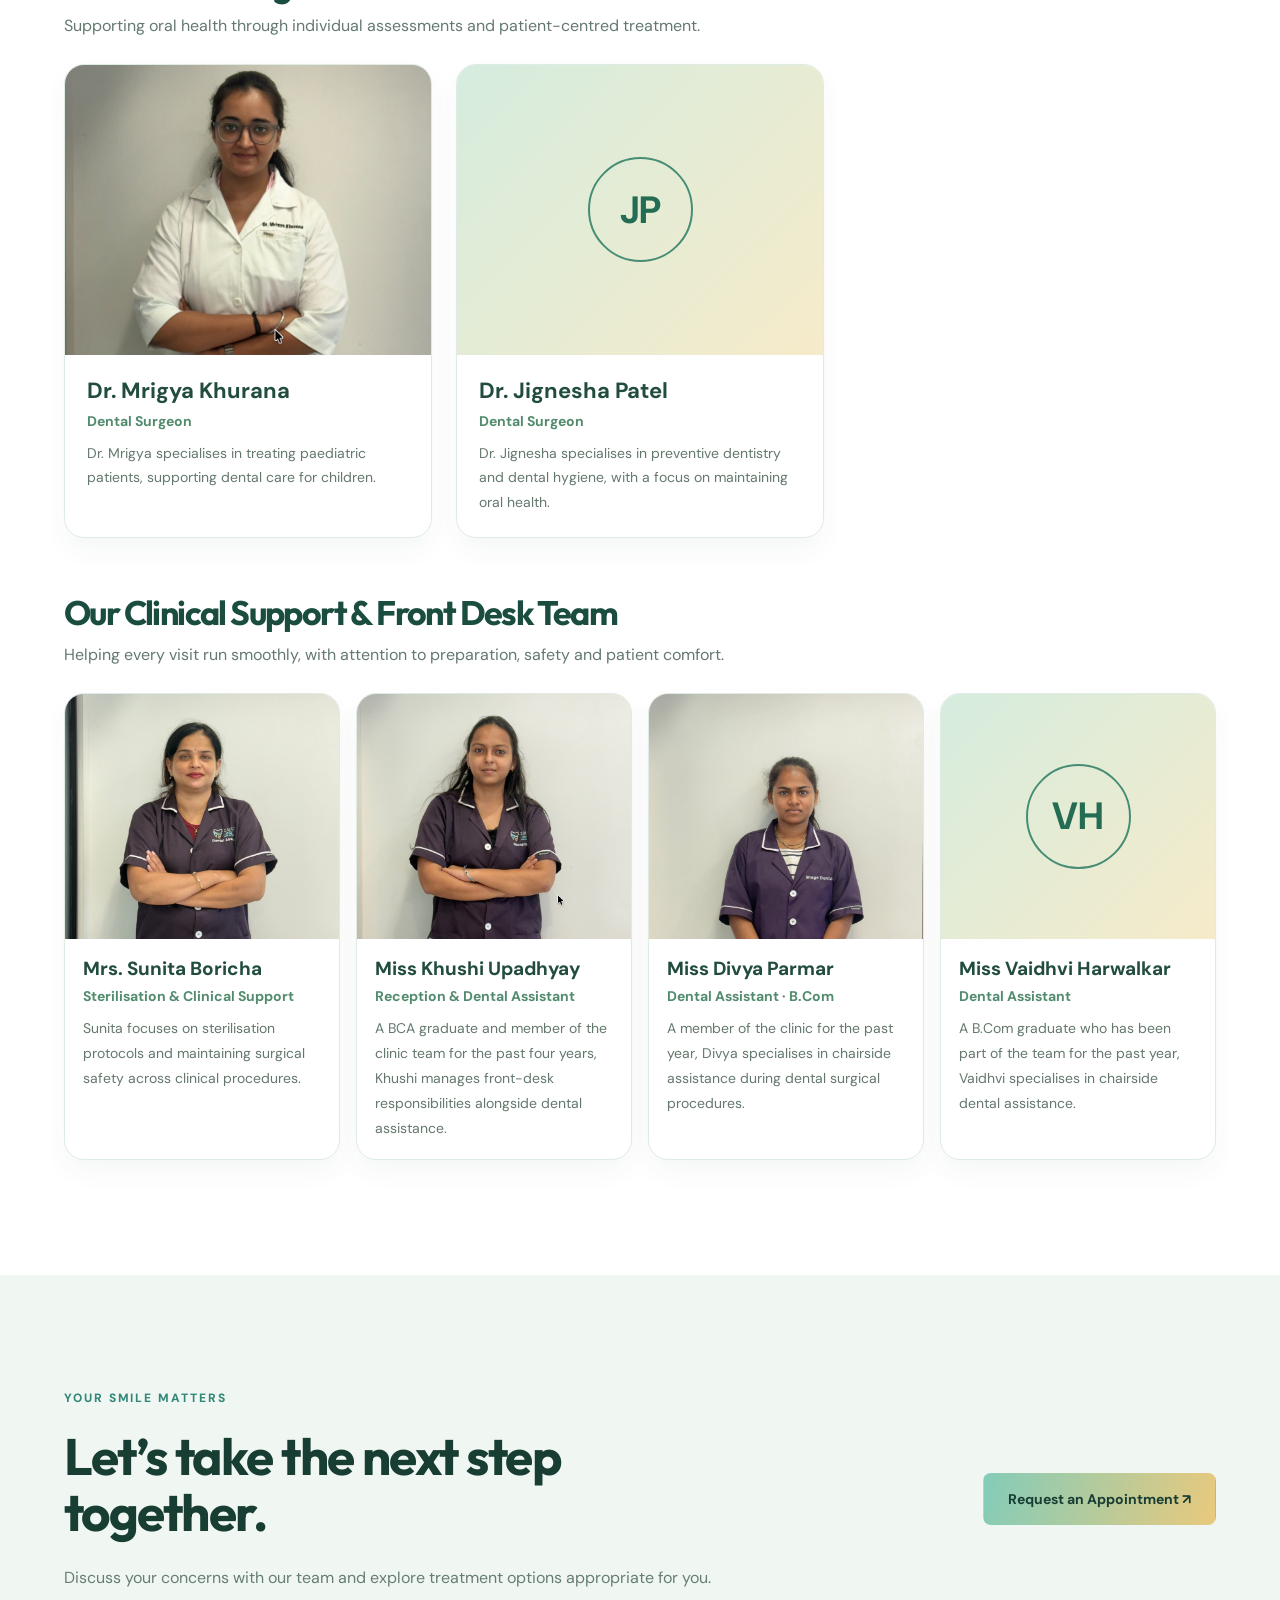
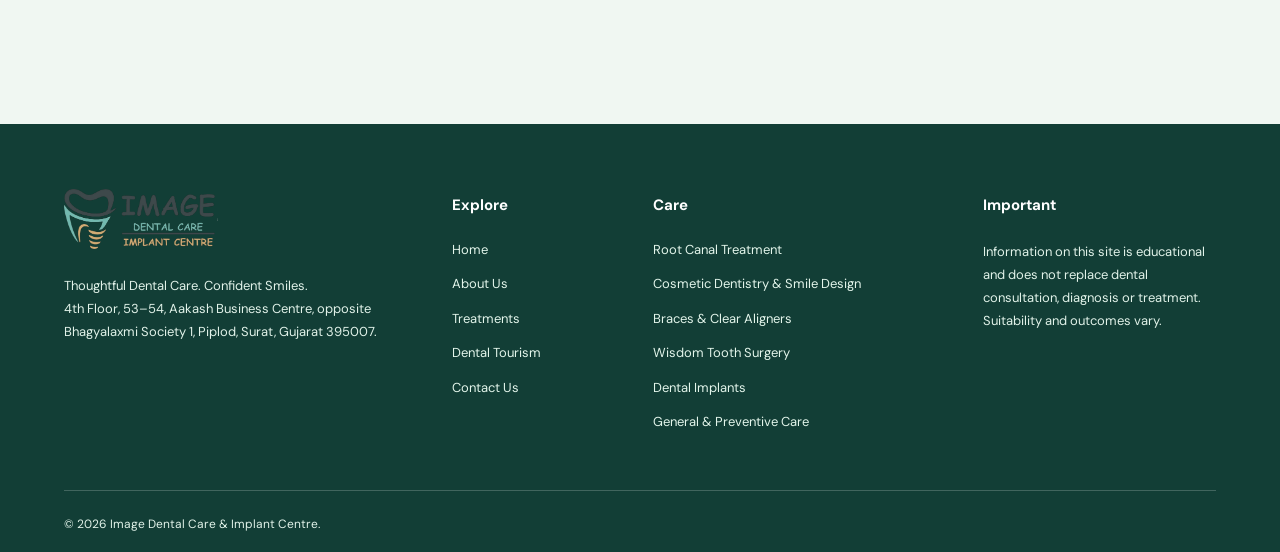
<file: about.html>
<!DOCTYPE html>

<html lang="en">
<head>
<meta charset="utf-8"/>
<meta content="width=device-width,initial-scale=1" name="viewport"/>
<meta content="#ffffff" name="theme-color"/>
<meta content="Image Dental Care &amp; Implant Centre in Piplod, Surat. Explore thoughtful dental care, smile correction, root canal treatment, dental implants, cosmetic dentistry and dental tourism." name="description"/>
<title>
   About Us &amp; Our Dental Team | Image Dental Care &amp; Implant Centre
  </title>
<link href="https://fonts.googleapis.com" rel="preconnect"/>
<link crossorigin="" href="https://fonts.gstatic.com" rel="preconnect"/>
<link href="https://fonts.googleapis.com/css2?family=DM+Sans:wght@400;500;600;700&amp;family=Outfit:wght@400;500;600;700;800&amp;display=swap" rel="stylesheet"/>
<link href="styles.css?v=yellow-headings-20261104" rel="stylesheet"/>
</head>
<body class="inner-page about-inner">
<header class="header" id="top">
<div class="shell navbar">
<a aria-label="Image Dental Care &amp; Implant Centre home" class="brand brand-logo" href="index.html#home">
<img alt="Image Dental Care &amp; Implant Centre" src="assets/images/logo-transparent.png"/>
</a>
<nav aria-label="Main navigation" class="navlinks" id="navlinks">
<a href="index.html#home">
      Home
     </a>
<a href="about.html">
      About
     </a>
<div class="nav-dropdown">
<button aria-controls="treatments-menu" aria-expanded="false" aria-haspopup="true" class="dropdown-trigger" type="button">
<span>
        Treatments
       </span>
<svg aria-hidden="true" class="dropdown-chevron" fill="none" height="16" stroke="currentColor" stroke-linecap="round" stroke-linejoin="round" stroke-width="2" viewbox="0 0 24 24" width="16">
<path d="m6 9 6 6 6-6">
</path>
</svg>
</button>
<div class="dropdown-menu" id="treatments-menu">
<p class="dropdown-heading">
        Explore our treatments
       </p>
<div class="dropdown-items">
<a href="root-canal-treatment.html">
         Root Canal Treatment
         <span aria-hidden="true">
          ↗
         </span>
</a>
<a href="cosmetic-dentistry.html">
         Cosmetic Dentistry &amp; Smile Design
         <span aria-hidden="true">
          ↗
         </span>
</a>
<a href="braces-clear-aligners.html">
         Braces &amp; Clear Aligners
         <span aria-hidden="true">
          ↗
         </span>
</a>
<a href="wisdom-tooth-surgery.html">
         Wisdom Tooth Surgery
         <span aria-hidden="true">
          ↗
         </span>
</a>
<a href="dental-implants.html">
         Dental Implants
         <span aria-hidden="true">
          ↗
         </span>
</a>
<a href="general-dentistry.html">
         General &amp; Preventive Care
         <span aria-hidden="true">
          ↗
         </span>
</a>
</div>
</div>
</div>
<a href="dental-tourism.html">
      Dental Tourism
     </a>
<a href="contact.html">
      Contact
     </a>
</nav>
<div class="nav-actions">
<button class="button primary compact" data-book="">
      Book Appointment
      <span>
       ↗
      </span>
</button>
<button aria-expanded="false" aria-label="Open menu" class="menu" id="menu">
      ☰
     </button>
</div>
</div>
</header>
<main class="about-page">
<section class="about-intro">
<div class="shell about-intro-layout">
<div class="reveal">
<span class="kicker">
       ABOUT IMAGE DENTAL CARE &amp; IMPLANT CENTRE
      </span>
<h1>
       People-first care.
       <br/>
<em>
        Smiles that matter.
       </em>
</h1>
<p>
       Since 2012, Image Dental Care &amp; Implant Centre in Piplod, Surat has focused on personalised dentistry, thoughtful treatment planning and clear conversations with patients.
      </p>
<a class="button primary" href="#team">
       Meet Our Team ↗
      </a>
</div>
<div class="about-intro-photo reveal">
<img alt="Dr. Pooja Mody Shah, Founder of Image Dental Care &amp; Implant Centre" src="assets/images/dr-pooja-portrait-crop.png"/>
</div>
</div>
</section>
<section class="section about-story-section">
<div class="shell about-story-layout">
<div class="reveal">
<span class="kicker">
       OUR STORY
      </span>
<h2>
       Care built on
       <em>
        understanding.
       </em>
</h2>
<p>
       At Image Dental Care &amp; Implant Centre, we believe good dentistry begins with listening. Serving patients since 2012, our approach centres on understanding each person's concerns, explaining treatment options, and supporting informed decisions.
      </p>
<p>
       From general oral care to aesthetic dentistry, braces and clear aligners, wisdom tooth management and dental implants, our team helps patients explore suitable solutions based on individual clinical needs.
      </p>
</div>
<div class="about-story-points reveal">
<div>
<span>
        01
       </span>
<strong>
        Patient-focused care
       </strong>
<p>
        Respecting each patient's concerns, preferences and comfort.
       </p>
</div>
<div>
<span>
        02
       </span>
<strong>
        Clear communication
       </strong>
<p>
        Discussing procedures, alternatives, limitations and aftercare.
       </p>
</div>
<div>
<span>
        03
       </span>
<strong>
        Personalised planning
       </strong>
<p>
        Tailoring recommendations to a careful clinical assessment.
       </p>
</div>
</div>
</div>
</section>
<section class="section light about-values-section" id="mission-vision">
<div class="shell">
<div class="section-head reveal">
<span class="kicker">
       WHAT GUIDES US
      </span>
<h2>
       Our mission
       <em>
        &amp; vision.
       </em>
</h2>
</div>
<div class="about-value-grid">
<article class="about-value-card reveal">
<span class="value-icon">
        ✦
       </span>
<h3>
        Our Mission
       </h3>
<p>
        To provide considerate, personalised dental care that places oral health, patient comfort and informed decision-making at the centre of every consultation and treatment plan.
       </p>
</article>
<article class="about-value-card reveal">
<span class="value-icon">
        ◎
       </span>
<h3>
        Our Vision
       </h3>
<p>
        To be a trusted destination for thoughtful dental care in Surat, combining evolving clinical techniques with clear communication and long-term relationships with our patients.
       </p>
</article>
</div>
</div>
</section>
<section class="about-milestones">
<div class="shell milestone-grid">
<div>
<strong>
       2012
      </strong>
<span>
       Serving patients since
      </span>
</div>
<div>
<strong>
       14+ years
      </strong>
<span>
       Founder’s clinical experience
      </span>
</div>
<div class="milestone-patients">
<strong>
       Our patients
      </strong>
<span>
       Every smile and every patient journey matters. A verified total patient count can be added here when provided by the clinic.
      </span>
</div>
</div>
</section>
<section class="section about-team-section" id="team">
<div class="shell">
<div class="section-head reveal">
<span class="kicker">
       THE PEOPLE BEHIND YOUR CARE
      </span>
<h2>
       Meet our
       <em>
        dedicated team.
       </em>
</h2>
<p>
       From the first greeting at reception to chairside support and dental treatment, our team works together to make each visit feel informed and well-coordinated.
      </p>
</div>
<article class="founder-feature reveal">
<div class="founder-image">
<img alt="Dr. Pooja Mody Shah" loading="lazy" src="assets/images/dr-pooja-shah.png"/>
</div>
<div>
<span class="kicker">
        FOUNDER &amp; CLINICAL LEADERSHIP
       </span>
<h3>
        Dr. Pooja Mody Shah
       </h3>
<strong>
        Founder, Chief Dental Surgeon &amp; Implantologist
       </strong>
<p>
        With over 14 years of clinical experience, Dr. Pooja Mody Shah focuses on Aesthetic Dentistry, Digital Smile Designing, Dental Veneers and Dental Implants.
       </p>
<p>
        She has pursued advanced training in Comprehensive Implantology, Digital Smile Designing, Laser Dentistry and Aligners, bringing together modern dental technology and personalised, compassionate care.
       </p>
</div>
</article>
<div class="team-heading reveal">
<h3>
       Our Dental Surgeons
      </h3>
<p>
       Supporting oral health through individual assessments and patient-centred treatment.
      </p>
</div>
<div class="team-profile-grid">
<article class="team-profile reveal">
<div class="team-photo"><img alt="Dr. Mrigya Khurana, Dental Surgeon" loading="lazy" src="assets/images/dr-mrigya-khurana-confirmed.png"/></div>
<div class="team-profile-body">
<h4>
         Dr. Mrigya Khurana
        </h4>
<span>
         Dental Surgeon
        </span>
<p>
         Dr. Mrigya specialises in treating paediatric patients, supporting dental care for children.
        </p>
</div>
</article>
<article class="team-profile reveal">
<div class="team-photo team-no-photo">
<span aria-hidden="true">
         JP
        </span>
</div>
<div class="team-profile-body">
<h4>
         Dr. Jignesha Patel
        </h4>
<span>
         Dental Surgeon
        </span>
<p>
         Dr. Jignesha specialises in preventive dentistry and dental hygiene, with a focus on maintaining oral health.
        </p>
</div>
</article>
</div>
<div class="team-heading reveal">
<h3>
       Our Clinical Support &amp; Front Desk Team
      </h3>
<p>
       Helping every visit run smoothly, with attention to preparation, safety and patient comfort.
      </p>
</div>
<div class="team-profile-grid support-four"><article class="team-profile reveal">
<div class="team-photo"><img alt="Mrs. Sunita Boricha" loading="lazy" src="assets/images/sunita-boricha.png"/></div>
<div class="team-profile-body">
<h4>
         Mrs. Sunita Boricha
        </h4>
<span>
         Sterilisation &amp; Clinical Support
        </span>
<p>
         Sunita focuses on sterilisation protocols and maintaining surgical safety across clinical procedures.
        </p>
</div>
</article><article class="team-profile reveal">
<div class="team-photo"><img alt="Miss Khushi Upadhyay" loading="lazy" src="assets/images/khushi-upadhyay.png"/></div>
<div class="team-profile-body">
<h4>
         Miss Khushi Upadhyay
        </h4>
<span>
         Reception &amp; Dental Assistant
        </span>
<p>
         A BCA graduate and member of the clinic team for the past four years, Khushi manages front-desk responsibilities alongside dental assistance.
        </p>
</div>
</article><article class="team-profile reveal">
<div class="team-photo"><img alt="Miss Divya Parmar" loading="lazy" src="assets/images/divya-parmar.png"/></div>
<div class="team-profile-body">
<h4>
         Miss Divya Parmar
        </h4>
<span>
         Dental Assistant · B.Com
        </span>
<p>
         A member of the clinic for the past year, Divya specialises in chairside assistance during dental surgical procedures.
        </p>
</div>
</article><article class="team-profile reveal">
<div class="team-photo team-no-photo"><span aria-hidden="true">VH</span></div>
<div class="team-profile-body">
<h4>
         Miss Vaidhvi Harwalkar
        </h4>
<span>
         Dental Assistant
        </span>
<p>
         A B.Com graduate who has been part of the team for the past year, Vaidhvi specialises in chairside dental assistance.
        </p>
</div>
</article></div>
</div>
</section>
<section class="section about-last-cta">
<div class="shell about-cta-inner reveal">
<div>
<span class="kicker">
       YOUR SMILE MATTERS
      </span>
<h2>
       Let’s take the next step
       <em>
        together.
       </em>
</h2>
<p>
       Discuss your concerns with our team and explore treatment options appropriate for you.
      </p>
</div>
<a class="button primary" href="contact.html">
      Request an Appointment ↗
     </a>
</div>
</section>
</main>
<footer>
<div class="shell footgrid">
<div>
<a aria-label="Image Dental Care &amp; Implant Centre home" class="brand brand-logo" href="index.html#home">
<img alt="Image Dental Care &amp; Implant Centre" src="assets/images/logo-transparent.png"/>
</a>
<p>
      Thoughtful Dental Care. Confident Smiles.
      <br/>
       4th Floor, 53–54, Aakash Business Centre, opposite Bhagyalaxmi Society 1, Piplod, Surat, Gujarat 395007.
      
     </p>
</div>
<div><h4>Explore</h4><a href="index.html">Home</a><a href="about.html">About Us</a><a href="index.html#treatments">Treatments</a><a href="dental-tourism.html">Dental Tourism</a><a href="contact.html">Contact Us</a></div>
<div><h4>Care</h4><a href="root-canal-treatment.html">Root Canal Treatment</a><a href="cosmetic-dentistry.html">Cosmetic Dentistry &amp; Smile Design</a><a href="braces-clear-aligners.html">Braces &amp; Clear Aligners</a><a href="wisdom-tooth-surgery.html">Wisdom Tooth Surgery</a><a href="dental-implants.html">Dental Implants</a><a href="general-dentistry.html">General &amp; Preventive Care</a></div>
<div>
<h4>
      Important
     </h4>
<p>
      Information on this site is educational and does not replace dental consultation, diagnosis or treatment. Suitability and outcomes vary.
     </p>
</div>
</div>
<div class="shell foot-bottom">
<span>
     ©
     <span id="year">
</span>
     Image Dental Care &amp; Implant Centre.
    </span>
</div>
</footer>
<div aria-hidden="true" class="modal" id="bookingModal">
<div class="modal-overlay" data-close="">
</div>
<div aria-labelledby="modalTitle" aria-modal="true" class="modal-box" role="dialog">
<button aria-label="Close" class="modal-close" data-close="">
     ×
    </button>
<span class="kicker">
     APPOINTMENT ENQUIRY
    </span>
<h2 id="modalTitle">
     Start with a consultation.
    </h2>
<p>
     Enter your details to send an appointment enquiry on WhatsApp.
    </p>
<form id="modalForm">
<label>
      Name
      <input autocomplete="name" name="name" required=""/>
</label>
<label>
      Contact number
      <input autocomplete="tel" name="phone" required="" type="tel"/>
</label>
<label>
      Service
      <select id="modalService" name="service">
<option>
        General consultation
       </option>
<option>
        Braces &amp; Clear Aligners
       </option>
<option>
        Root Canal Treatment
       </option>
<option>
        Cosmetic Dentistry &amp; Smile Design
       </option>
<option>
        Wisdom Tooth Surgery
       </option>
<option>
        Dental Implants
       </option>
<option>
        Dental Tourism Enquiry
       </option>
</select>
</label>
<label>
      Preferred date
      <input id="modalDate" name="date" required="" type="date"/>
</label>
<button class="button dark full" type="submit">
      Continue to WhatsApp ↗
     </button>
<p class="form-status" role="status">
</p>
</form>
</div>
</div>
<script src="script.js">
</script>
<div class="lead-overlay" hidden="" id="leadOverlay"><div class="lead-backdrop" data-lead-close=""></div><div aria-labelledby="leadTitle" aria-modal="true" class="lead-dialog" role="dialog"><button aria-label="Close enquiry form" class="lead-close" data-lead-close="" type="button">×</button><div class="lead-aside"><img alt="Image Dental Care &amp; Implant Centre" src="assets/images/logo-transparent.png"/><span class="lead-kicker">YOUR SMILE IS OUR PRIORITY</span><h2>Personalised care begins with a conversation.</h2><p>Book a convenient time to speak with our team about your dental needs.</p><div class="lead-contact"><a href="tel:+919662165644"><svg aria-hidden="true" fill="none" stroke="currentColor" stroke-linecap="round" stroke-linejoin="round" stroke-width="1.9" viewbox="0 0 24 24" xmlns="http://www.w3.org/2000/svg"><path d="M22 16.92v3a2 2 0 0 1-2.18 2 19.79 19.79 0 0 1-8.63-3.07 19.5 19.5 0 0 1-6-6A19.79 19.79 0 0 1 2.12 4.18 2 2 0 0 1 4.11 2h3a2 2 0 0 1 2 1.72c.12.96.35 1.9.68 2.8a2 2 0 0 1-.45 2.11L8.09 9.91a16 16 0 0 0 6 6l1.28-1.25a2 2 0 0 1 2.11-.45c.9.33 1.84.56 2.8.68A2 2 0 0 1 22 16.92Z"></path></svg>+91 96621 65644</a><span>Piplod, Surat</span></div></div><div class="lead-form-wrap"><span class="kicker">LET'S CONNECT</span><h2 id="leadTitle">How can we help you smile?</h2><p>Complete the form and continue your enquiry on WhatsApp.</p><form id="leadForm"><label>Your name<input autocomplete="name" maxlength="100" name="name" placeholder="Full name" required=""/></label><label>Mobile number<input autocomplete="tel" inputmode="tel" maxlength="20" name="phone" placeholder="Phone / WhatsApp number" required=""/></label><label>Dental concern<select name="service" required=""><option value="">Select a treatment</option><option>General consultation</option><option>Root Canal Treatment</option><option>Cosmetic Dentistry &amp; Smile Design</option><option>Braces &amp; Clear Aligners</option><option>Wisdom Tooth Surgery</option><option>Dental Implants</option><option>Dental Tourism Enquiry</option></select></label><label class="lead-consent"><input required="" type="checkbox"/> I agree to share these details with the clinic to respond to my enquiry.</label><button class="lead-submit" type="submit">Continue on WhatsApp ↗</button><p class="lead-status" role="status"></p></form><p class="lead-call">Prefer calling? <a href="tel:+919662165644">+91 96621 65644</a></p></div></div></div><script defer="" src="lead.js"></script>
</body>
</html>
</file>
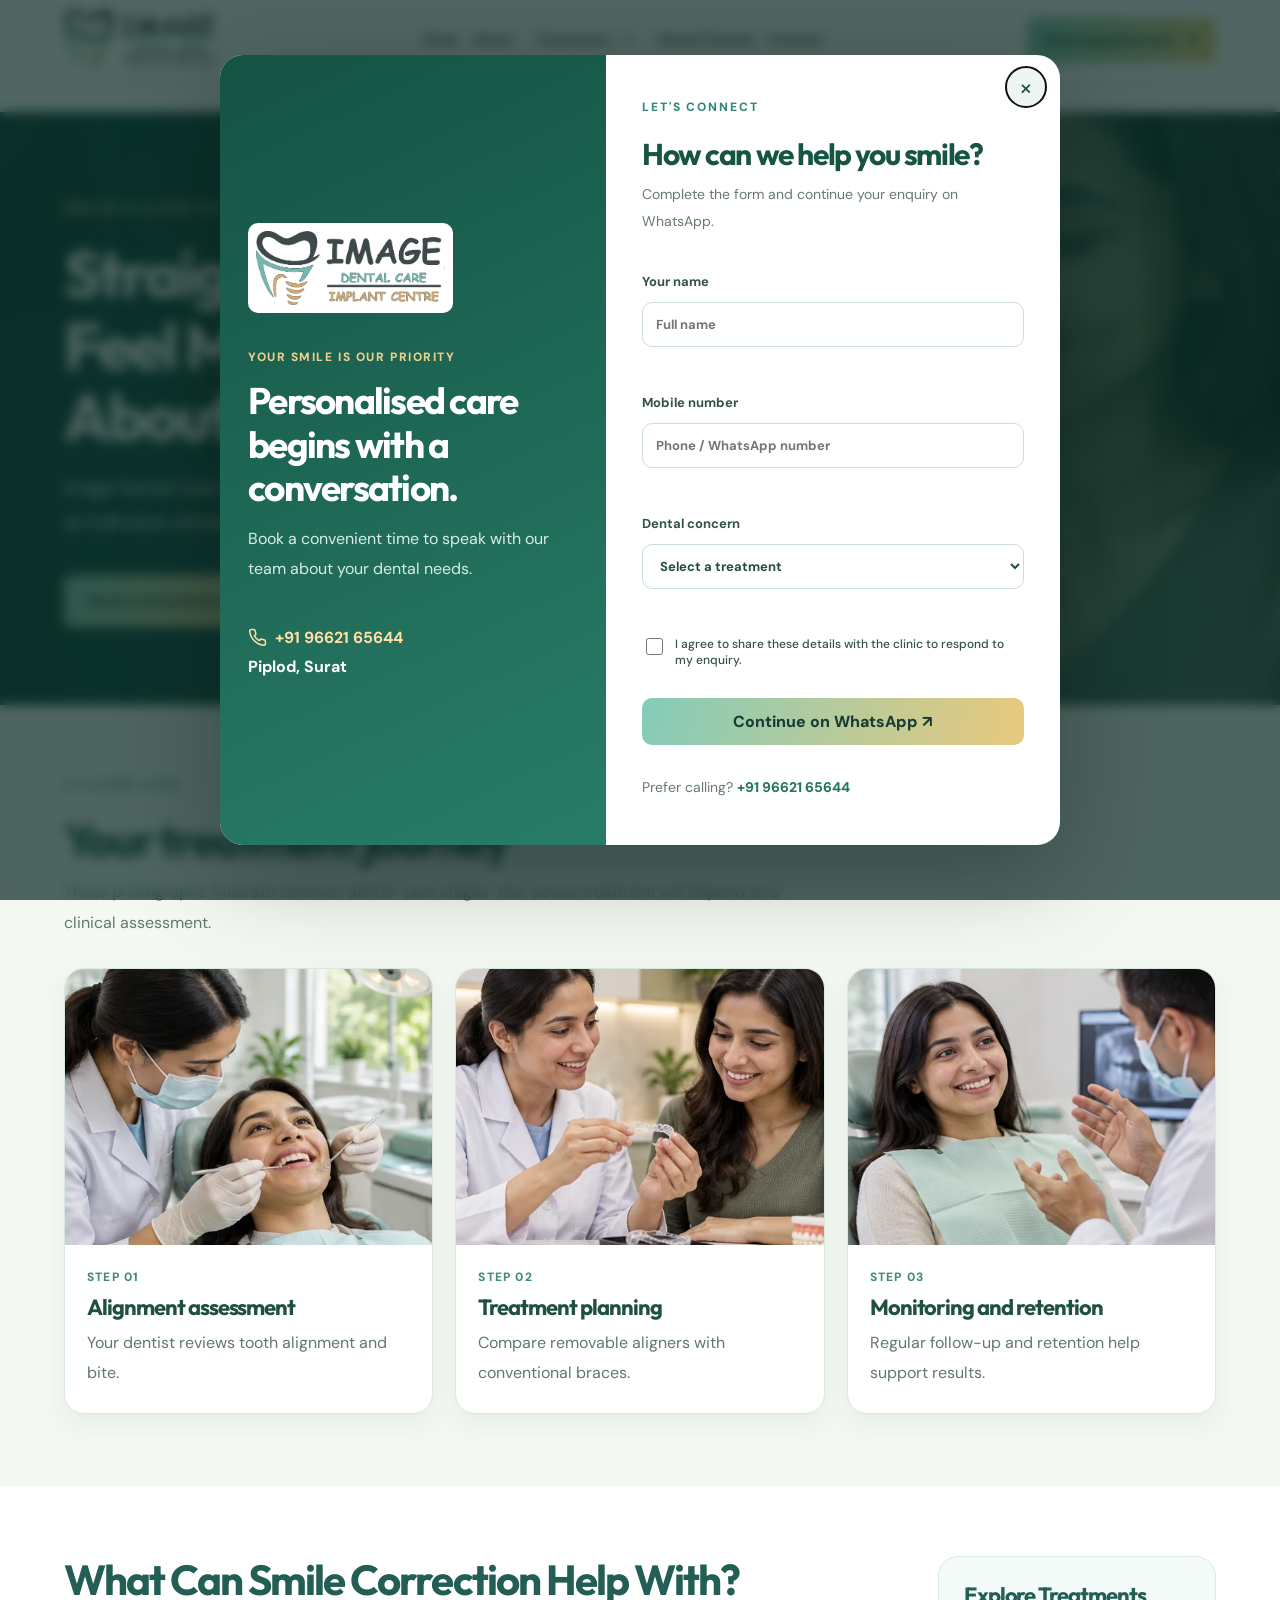
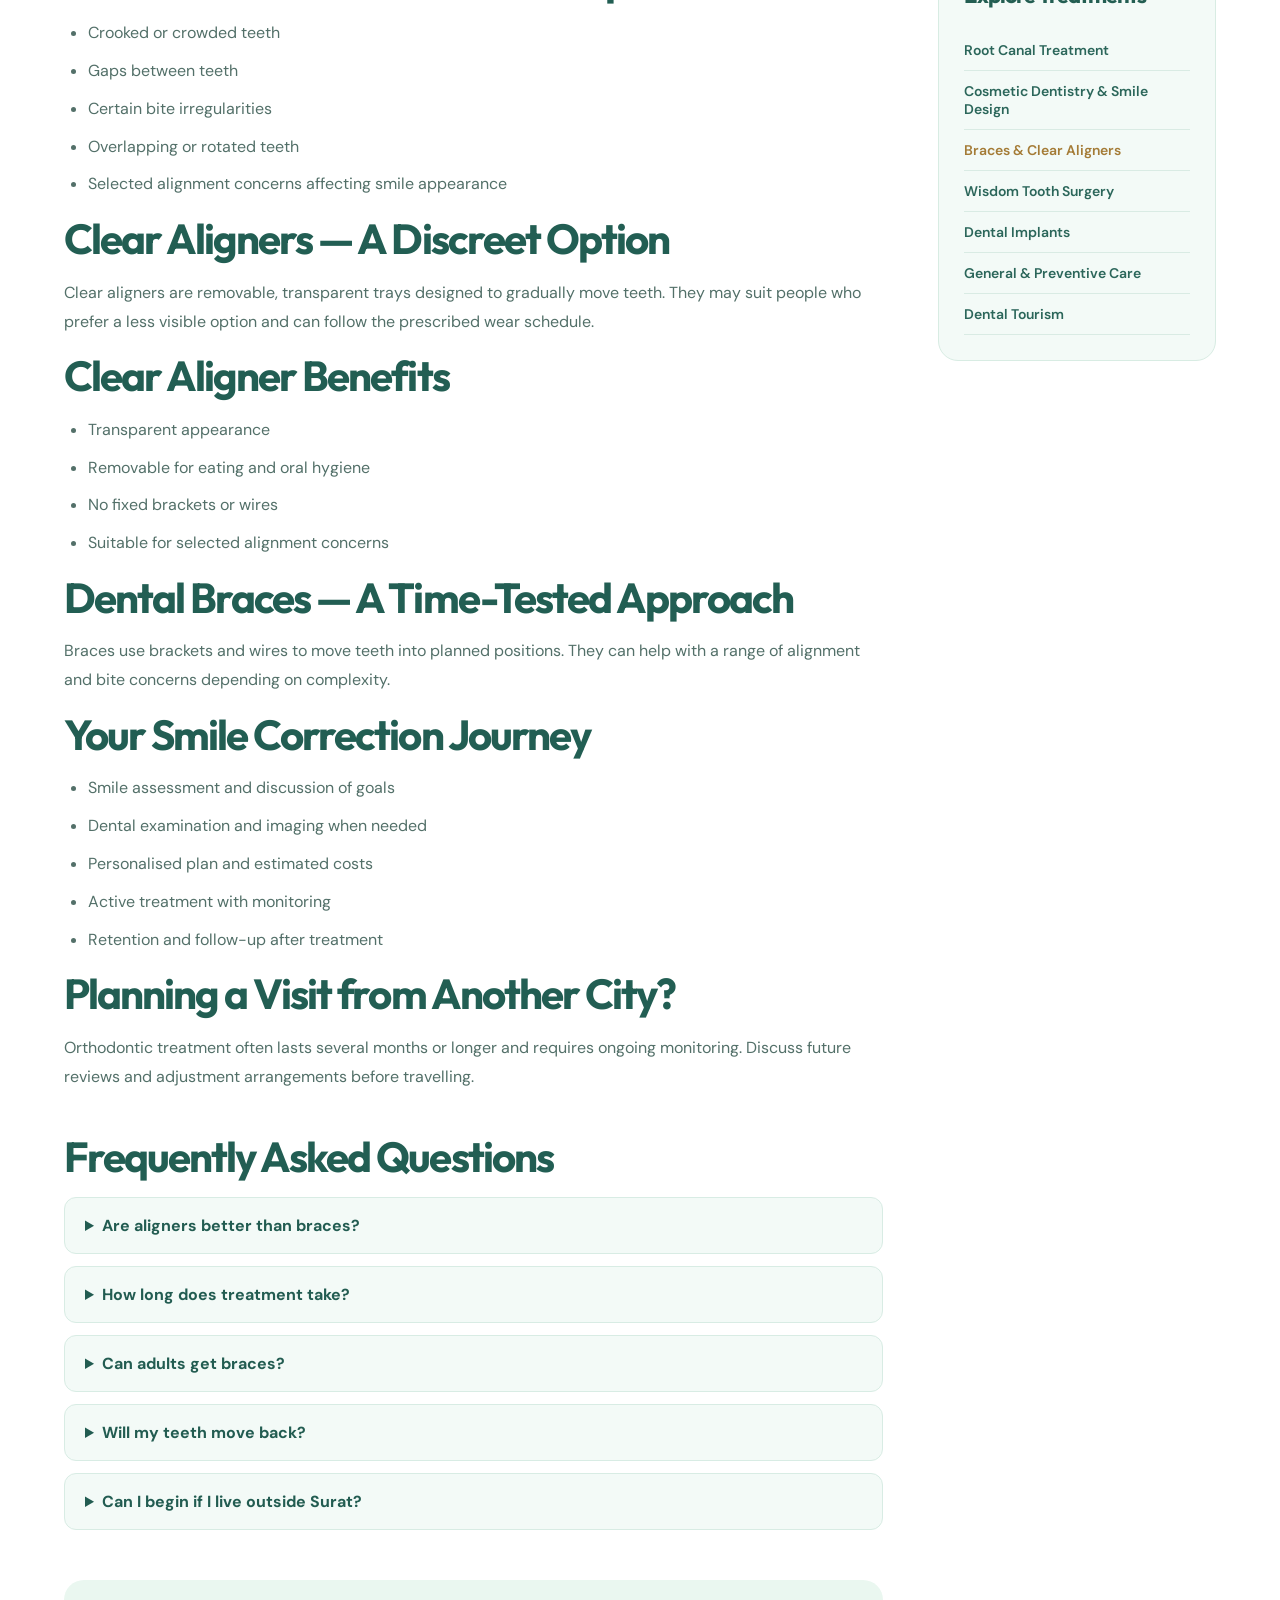
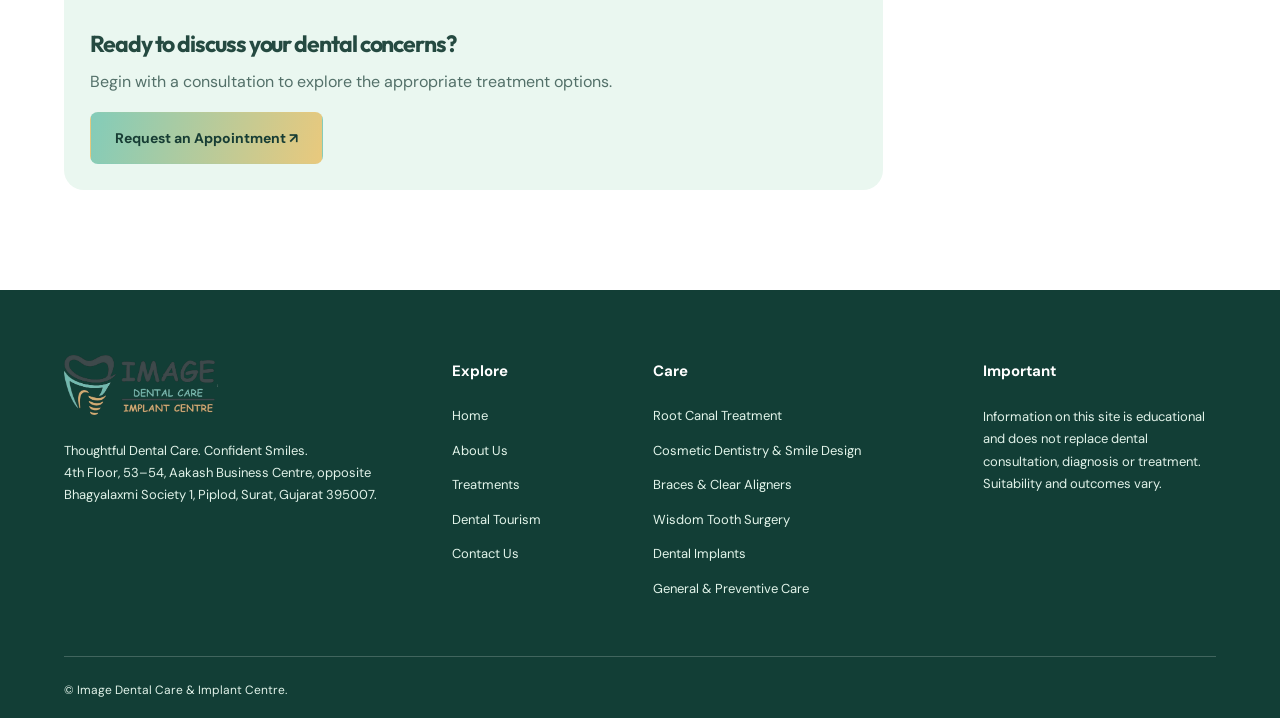
<file: braces-clear-aligners.html>
<!DOCTYPE html>

<html lang="en">
<head>
<meta charset="utf-8"/>
<meta content="width=device-width, initial-scale=1" name="viewport"/>
<meta content="#277d70" name="theme-color"/>
<title>
   Braces &amp; Clear Aligners in Surat | Image Dental Care &amp; Implant Centre
  </title>
<meta content="Straighten Your Teeth. Feel More Confident About Your Smile. Dental consultations at Image Dental Care &amp; Implant Centre, Piplod, Surat." name="description"/>
<link href="https://fonts.googleapis.com" rel="preconnect"/>
<link crossorigin="" href="https://fonts.gstatic.com" rel="preconnect"/>
<link href="https://fonts.googleapis.com/css2?family=DM+Sans:wght@400;500;600;700&amp;family=Outfit:wght@400;500;600;700;800&amp;display=swap" rel="stylesheet"/>
<link href="styles.css?v=yellow-headings-20261104" rel="stylesheet"/>
</head>
<body class="inner-page">
<header class="header" id="top">
<div class="shell navbar">
<a aria-label="Image Dental Care &amp; Implant Centre home" class="brand brand-logo" href="index.html#home">
<img alt="Image Dental Care &amp; Implant Centre" src="assets/images/logo-transparent.png"/>
</a>
<nav aria-label="Main navigation" class="navlinks" id="navlinks">
<a href="index.html#home">
      Home
     </a>
<a href="about.html">
      About
     </a>
<div class="nav-dropdown">
<button aria-controls="treatments-menu" aria-expanded="false" aria-haspopup="true" class="dropdown-trigger" type="button">
<span>Treatments</span>
<svg aria-hidden="true" class="dropdown-chevron" fill="none" height="16" stroke="currentColor" stroke-linecap="round" stroke-linejoin="round" stroke-width="2" viewbox="0 0 24 24" width="16"><path d="m6 9 6 6 6-6"></path></svg>
</button>
<div class="dropdown-menu" id="treatments-menu">
<p class="dropdown-heading">Explore our treatments</p>
<div class="dropdown-items">
<a href="root-canal-treatment.html">Root Canal Treatment <span aria-hidden="true">↗</span></a>
<a href="cosmetic-dentistry.html">Cosmetic Dentistry &amp; Smile Design <span aria-hidden="true">↗</span></a>
<a href="braces-clear-aligners.html">Braces &amp; Clear Aligners <span aria-hidden="true">↗</span></a>
<a href="wisdom-tooth-surgery.html">Wisdom Tooth Surgery <span aria-hidden="true">↗</span></a>
<a href="dental-implants.html">Dental Implants <span aria-hidden="true">↗</span></a>
<a href="general-dentistry.html">General &amp; Preventive Care <span aria-hidden="true">↗</span></a>
</div>
</div>
</div>
<a href="dental-tourism.html">
      Dental Tourism
     </a>
<a href="contact.html">
      Contact
     </a>
</nav>
<div class="nav-actions">
<button class="button primary compact" data-book="">
      Book Appointment
      <span>
       ↗
      </span>
</button>
<button aria-expanded="false" aria-label="Open menu" class="menu" id="menu">
      ☰
     </button>
</div>
</div>
</header>
<main class="service-page">
<section class="service-banner blended-service-hero" data-treatment-photo="true" style="--treatment-image: url('assets/images/braces-clear-aligners-hero.webp');">
<div class="shell"><div class="service-banner-grid blended-service-grid"><div class="service-banner-content"><span class="kicker">BRACES &amp; CLEAR ALIGNERS IN SURAT</span><h1>Straighten Your Teeth. Feel More Confident About Your Smile.</h1><p>Image Dental Care &amp; Implant Centre, Piplod, Surat. Treatment suitability is determined by an individual clinical assessment.</p><button class="button primary" data-book="" data-service="Braces &amp; Clear Aligners">
      Book a Consultation ↗
     </button></div></div></div>
</section>
<section aria-labelledby="process-title" class="process-gallery"><div class="shell"><div class="process-heading"><span class="kicker">A CLOSER LOOK</span><h2 id="process-title">Your treatment journey</h2><p>These photographs illustrate common dental-care stages. Your actual treatment will depend on a clinical assessment.</p></div><div class="process-grid"><article class="process-card"><img alt="Illustration of alignment assessment" loading="lazy" src="assets/images/dental-examination.webp"/><div class="process-card-body"><span>STEP 01</span><h3>Alignment assessment</h3><p>Your dentist reviews tooth alignment and bite.</p></div></article><article class="process-card"><img alt="Illustration of treatment planning" loading="lazy" src="assets/images/clear-aligners.webp"/><div class="process-card-body"><span>STEP 02</span><h3>Treatment planning</h3><p>Compare removable aligners with conventional braces.</p></div></article><article class="process-card"><img alt="Illustration of monitoring and retention" loading="lazy" src="assets/images/patient-consultation.webp"/><div class="process-card-body"><span>STEP 03</span><h3>Monitoring and retention</h3><p>Regular follow-up and retention help support results.</p></div></article></div></div></section>
<div class="shell service-content">
<div class="service-layout">
<article class="service-article">
<section>
<h2>
        What Can Smile Correction Help With?
       </h2>
<ul>
<li>
         Crooked or crowded teeth
        </li>
<li>
         Gaps between teeth
        </li>
<li>
         Certain bite irregularities
        </li>
<li>
         Overlapping or rotated teeth
        </li>
<li>
         Selected alignment concerns affecting smile appearance
        </li>
</ul>
</section>
<section>
<h2>
        Clear Aligners — A Discreet Option
       </h2>
<p>
        Clear aligners are removable, transparent trays designed to gradually move teeth. They may suit people who prefer a less visible option and can follow the prescribed wear schedule.
       </p>
</section>
<section>
<h2>
        Clear Aligner Benefits
       </h2>
<ul>
<li>
         Transparent appearance
        </li>
<li>
         Removable for eating and oral hygiene
        </li>
<li>
         No fixed brackets or wires
        </li>
<li>
         Suitable for selected alignment concerns
        </li>
</ul>
</section>
<section>
<h2>
        Dental Braces — A Time-Tested Approach
       </h2>
<p>
        Braces use brackets and wires to move teeth into planned positions. They can help with a range of alignment and bite concerns depending on complexity.
       </p>
</section>
<section>
<h2>
        Your Smile Correction Journey
       </h2>
<ul>
<li>
         Smile assessment and discussion of goals
        </li>
<li>
         Dental examination and imaging when needed
        </li>
<li>
         Personalised plan and estimated costs
        </li>
<li>
         Active treatment with monitoring
        </li>
<li>
         Retention and follow-up after treatment
        </li>
</ul>
</section>
<section>
<h2>
        Planning a Visit from Another City?
       </h2>
<p>
        Orthodontic treatment often lasts several months or longer and requires ongoing monitoring. Discuss future reviews and adjustment arrangements before travelling.
       </p>
</section>
<h2>
       Frequently Asked Questions
      </h2>
<details class="service-faq">
<summary>
        Are aligners better than braces?
       </summary>
<p>
        Neither is best for everybody. The choice depends on complexity, lifestyle and compliance.
       </p>
</details>
<details class="service-faq">
<summary>
        How long does treatment take?
       </summary>
<p>
        Treatment ranges from months to years depending on the case.
       </p>
</details>
<details class="service-faq">
<summary>
        Can adults get braces?
       </summary>
<p>
        Yes, if teeth and gums are suitable following examination.
       </p>
</details>
<details class="service-faq">
<summary>
        Will my teeth move back?
       </summary>
<p>
        Retainers and follow-up help maintain alignment after treatment.
       </p>
</details>
<details class="service-faq">
<summary>
        Can I begin if I live outside Surat?
       </summary>
<p>
        You can enquire, but ongoing appointments must be planned before treatment.
       </p>
</details>
<div class="service-cta">
<h3>
        Ready to discuss your dental concerns?
       </h3>
<p>
        Begin with a consultation to explore the appropriate treatment options.
       </p>
<button class="button primary" data-book="" data-service="Braces &amp; Clear Aligners">
        Request an Appointment ↗
       </button>
</div>
</article>
<aside class="service-sidebar">
<h3>
       Explore Treatments
      </h3>
<a class="" href="root-canal-treatment.html">
       Root Canal Treatment
      </a>
<a class="" href="cosmetic-dentistry.html">
       Cosmetic Dentistry &amp; Smile Design
      </a>
<a class="active" href="braces-clear-aligners.html">
       Braces &amp; Clear Aligners
      </a>
<a class="" href="wisdom-tooth-surgery.html">
       Wisdom Tooth Surgery
      </a>
<a class="" href="dental-implants.html">
       Dental Implants
      </a>
<a class="" href="general-dentistry.html">
       General &amp; Preventive Care
      </a>
<a class="" href="dental-tourism.html">
       Dental Tourism
      </a>
</aside>
</div>
</div>
</main>
<footer>
<div class="shell footgrid">
<div>
<a aria-label="Image Dental Care &amp; Implant Centre home" class="brand brand-logo" href="index.html#home">
<img alt="Image Dental Care &amp; Implant Centre" src="assets/images/logo-transparent.png"/>
</a>
<p>
      Thoughtful Dental Care. Confident Smiles.
      <br/>
      4th Floor, 53–54, Aakash Business Centre, opposite Bhagyalaxmi Society 1, Piplod, Surat, Gujarat 395007.
     </p>
</div>
<div><h4>Explore</h4><a href="index.html">Home</a><a href="about.html">About Us</a><a href="index.html#treatments">Treatments</a><a href="dental-tourism.html">Dental Tourism</a><a href="contact.html">Contact Us</a></div>
<div><h4>Care</h4><a href="root-canal-treatment.html">Root Canal Treatment</a><a href="cosmetic-dentistry.html">Cosmetic Dentistry &amp; Smile Design</a><a href="braces-clear-aligners.html">Braces &amp; Clear Aligners</a><a href="wisdom-tooth-surgery.html">Wisdom Tooth Surgery</a><a href="dental-implants.html">Dental Implants</a><a href="general-dentistry.html">General &amp; Preventive Care</a></div>
<div>
<h4>
      Important
     </h4>
<p>
      Information on this site is educational and does not replace dental consultation, diagnosis or treatment. Suitability and outcomes vary.
     </p>
</div>
</div>
<div class="shell foot-bottom">
<span>
     ©
     <span id="year">
</span>
     Image Dental Care &amp; Implant Centre.
    </span>
</div>
</footer>
<div aria-hidden="true" class="modal" id="bookingModal">
<div class="modal-overlay" data-close="">
</div>
<div aria-labelledby="modalTitle" aria-modal="true" class="modal-box" role="dialog">
<button aria-label="Close" class="modal-close" data-close="">
     ×
    </button>
<span class="kicker">
     APPOINTMENT ENQUIRY
    </span>
<h2 id="modalTitle">
     Start with a consultation.
    </h2>
<p>
     Enter your details to send an appointment enquiry on WhatsApp.
    </p>
<form id="modalForm">
<label>
      Name
      <input autocomplete="name" name="name" required=""/>
</label>
<label>
      Contact number
      <input autocomplete="tel" name="phone" required="" type="tel"/>
</label>
<label>
      Service
      <select id="modalService" name="service">
<option>
        General consultation
       </option>
<option>
        Braces &amp; Clear Aligners
       </option>
<option>
        Root Canal Treatment
       </option>
<option>
        Cosmetic Dentistry &amp; Smile Design
       </option>
<option>
        Wisdom Tooth Surgery
       </option>
<option>
        Dental Implants
       </option>
<option>
        Dental Tourism Enquiry
       </option>
</select>
</label>
<label>
      Preferred date
      <input id="modalDate" name="date" required="" type="date"/>
</label>
<button class="button dark full" type="submit">
      Continue to WhatsApp ↗
     </button>
<p class="form-status" role="status">
</p>
</form>
</div>
</div>
<script src="service.js">
</script>
<div class="lead-overlay" hidden="" id="leadOverlay"><div class="lead-backdrop" data-lead-close=""></div><div aria-labelledby="leadTitle" aria-modal="true" class="lead-dialog" role="dialog"><button aria-label="Close enquiry form" class="lead-close" data-lead-close="" type="button">×</button><div class="lead-aside"><img alt="Image Dental Care &amp; Implant Centre" src="assets/images/logo-transparent.png"/><span class="lead-kicker">YOUR SMILE IS OUR PRIORITY</span><h2>Personalised care begins with a conversation.</h2><p>Book a convenient time to speak with our team about your dental needs.</p><div class="lead-contact"><a href="tel:+919662165644"><svg aria-hidden="true" fill="none" stroke="currentColor" stroke-linecap="round" stroke-linejoin="round" stroke-width="1.9" viewbox="0 0 24 24" xmlns="http://www.w3.org/2000/svg"><path d="M22 16.92v3a2 2 0 0 1-2.18 2 19.79 19.79 0 0 1-8.63-3.07 19.5 19.5 0 0 1-6-6A19.79 19.79 0 0 1 2.12 4.18 2 2 0 0 1 4.11 2h3a2 2 0 0 1 2 1.72c.12.96.35 1.9.68 2.8a2 2 0 0 1-.45 2.11L8.09 9.91a16 16 0 0 0 6 6l1.28-1.25a2 2 0 0 1 2.11-.45c.9.33 1.84.56 2.8.68A2 2 0 0 1 22 16.92Z"></path></svg>+91 96621 65644</a><span>Piplod, Surat</span></div></div><div class="lead-form-wrap"><span class="kicker">LET'S CONNECT</span><h2 id="leadTitle">How can we help you smile?</h2><p>Complete the form and continue your enquiry on WhatsApp.</p><form id="leadForm"><label>Your name<input autocomplete="name" maxlength="100" name="name" placeholder="Full name" required=""/></label><label>Mobile number<input autocomplete="tel" inputmode="tel" maxlength="20" name="phone" placeholder="Phone / WhatsApp number" required=""/></label><label>Dental concern<select name="service" required=""><option value="">Select a treatment</option><option>General consultation</option><option>Root Canal Treatment</option><option>Cosmetic Dentistry &amp; Smile Design</option><option>Braces &amp; Clear Aligners</option><option>Wisdom Tooth Surgery</option><option>Dental Implants</option><option>Dental Tourism Enquiry</option></select></label><label class="lead-consent"><input required="" type="checkbox"/> I agree to share these details with the clinic to respond to my enquiry.</label><button class="lead-submit" type="submit">Continue on WhatsApp ↗</button><p class="lead-status" role="status"></p></form><p class="lead-call">Prefer calling? <a href="tel:+919662165644">+91 96621 65644</a></p></div></div></div><script defer="" src="lead.js"></script>
</body>
</html>
</file>
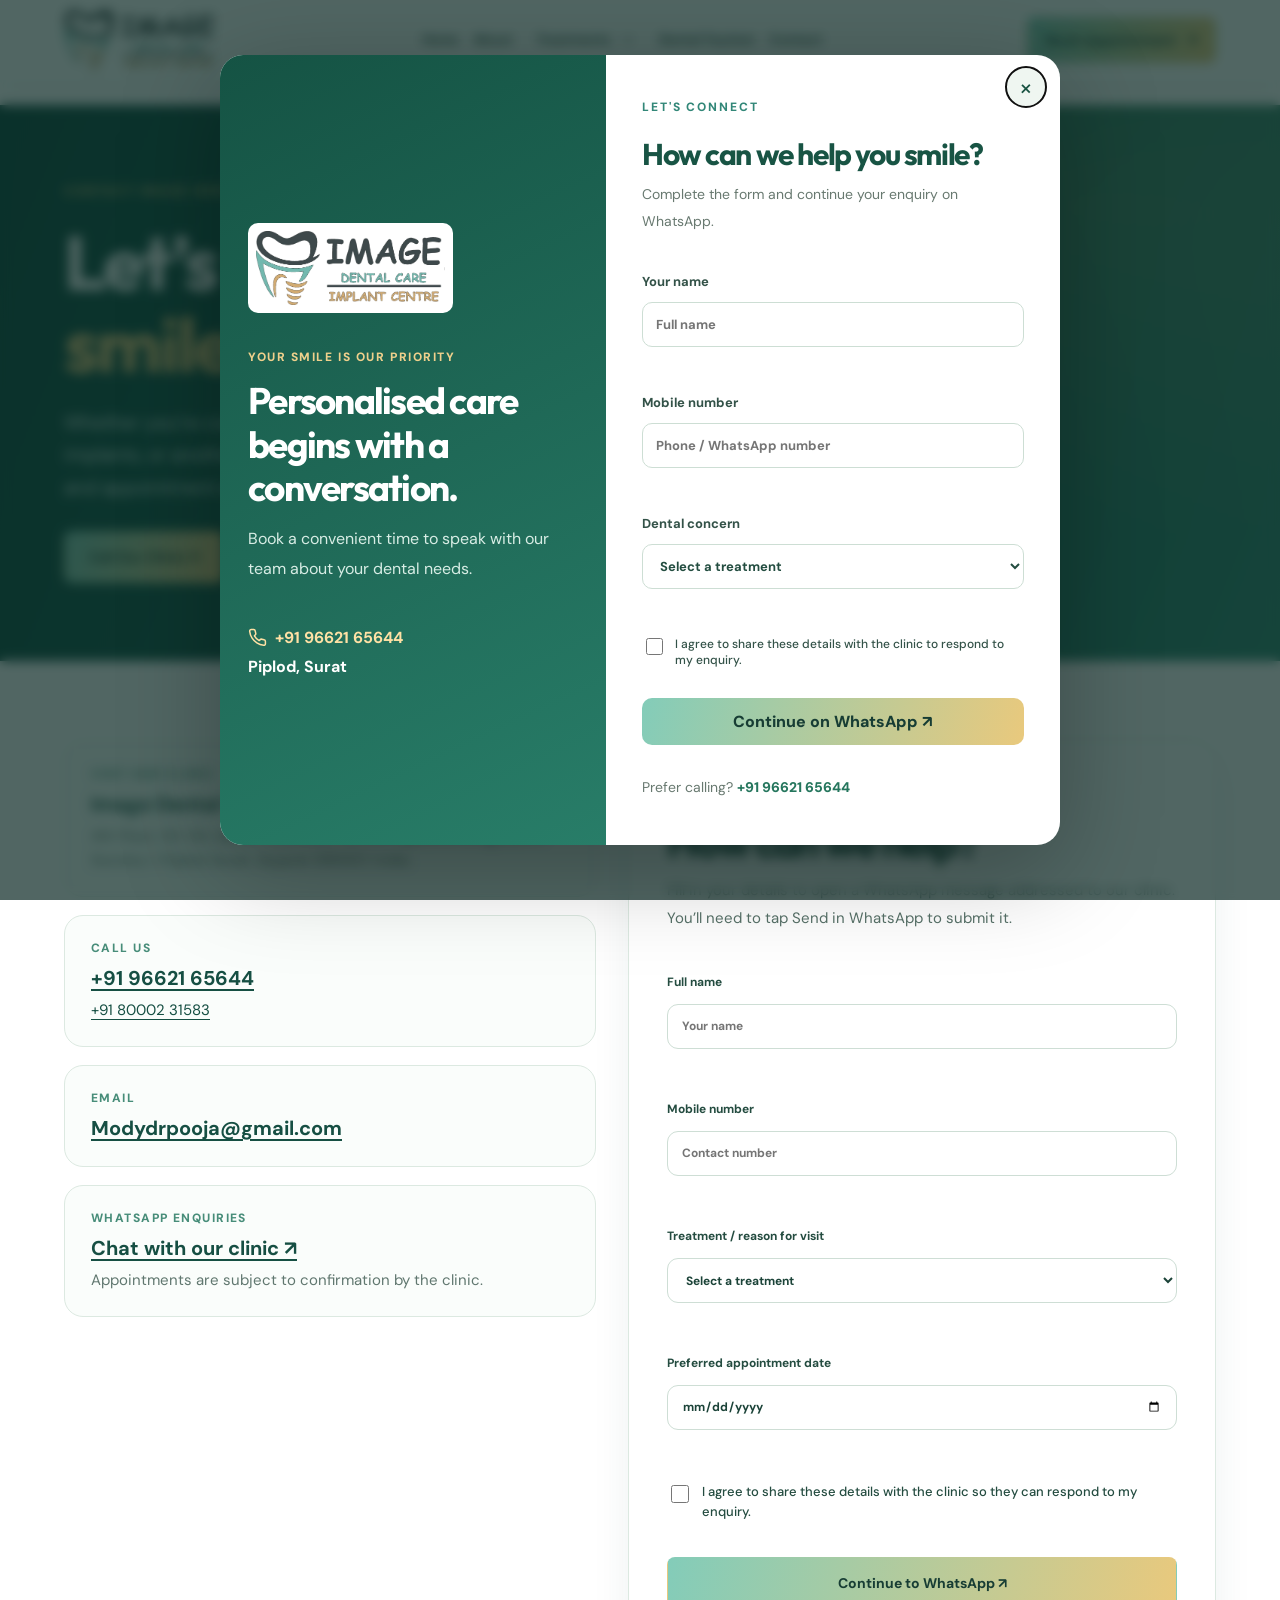
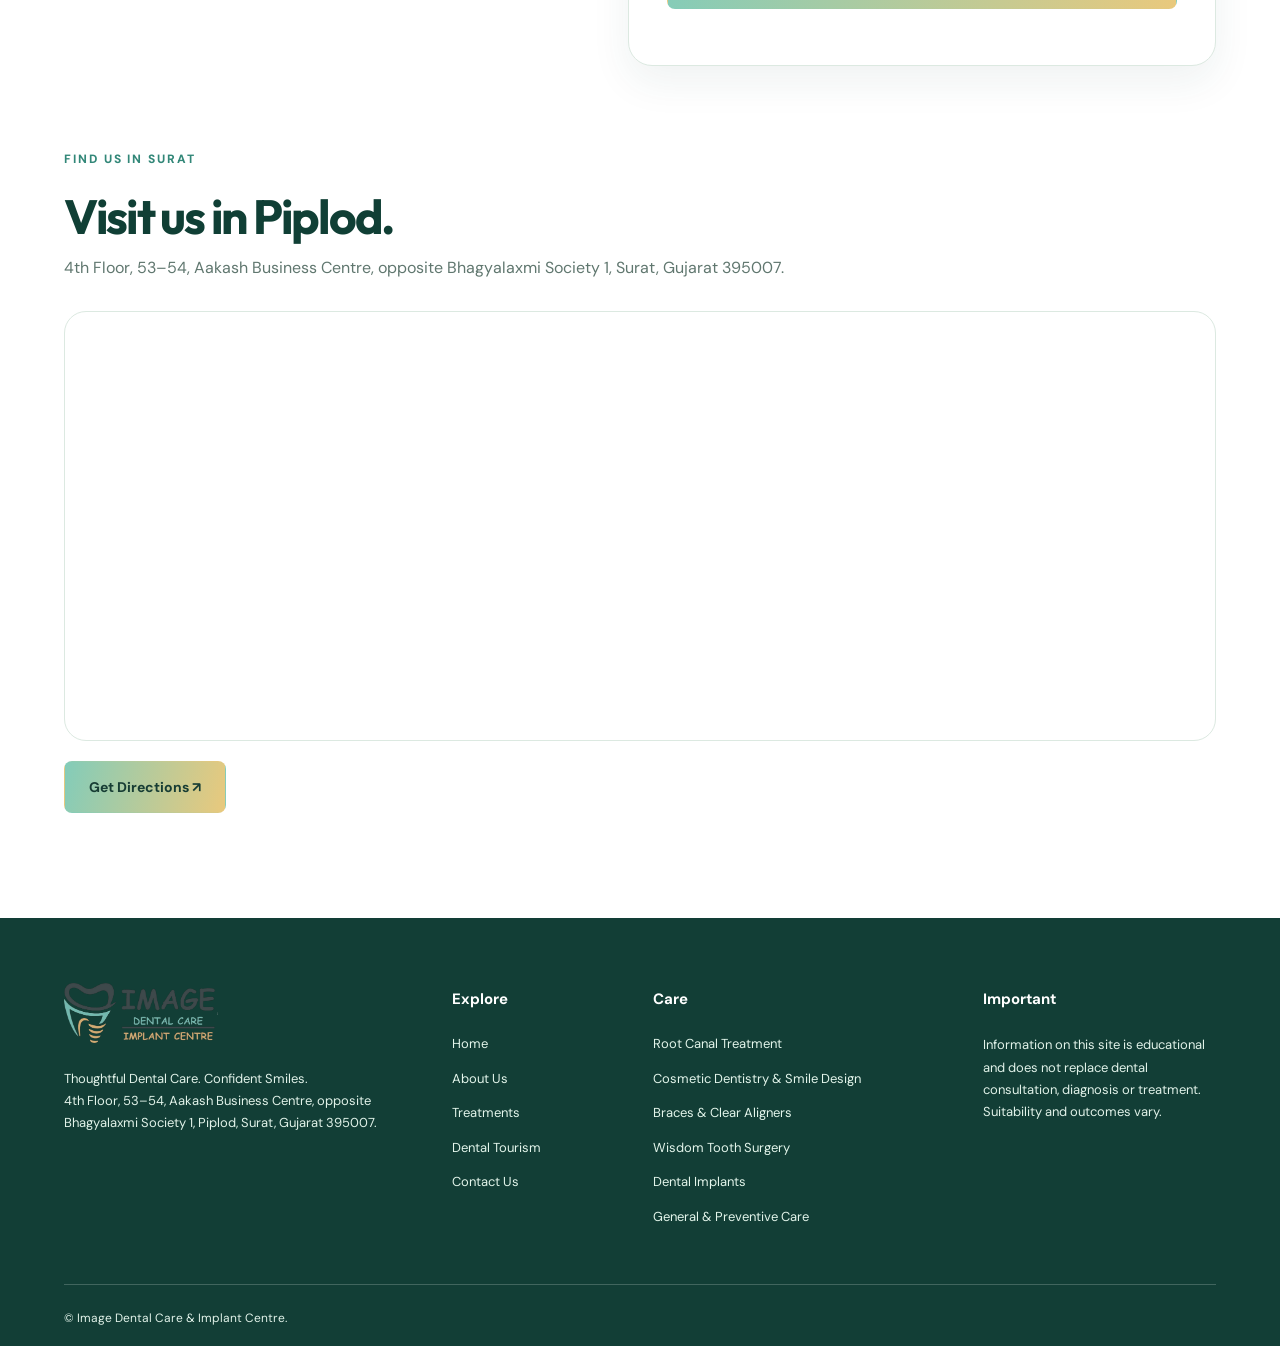
<file: contact.html>
<!DOCTYPE html>

<html lang="en">
<head>
<meta charset="utf-8"/>
<meta content="width=device-width,initial-scale=1" name="viewport"/>
<meta content="#ffffff" name="theme-color"/>
<meta content="Contact Image Dental Care &amp; Implant Centre in Piplod, Surat. Call the clinic, get directions, and enquire about dental appointments on WhatsApp." name="description"/>
<title>Contact Us | Image Dental Care &amp; Implant Centre, Piplod, Surat</title>
<link href="https://fonts.googleapis.com" rel="preconnect"/>
<link crossorigin="" href="https://fonts.gstatic.com" rel="preconnect"/>
<link href="https://fonts.googleapis.com/css2?family=DM+Sans:wght@400;500;600;700&amp;family=Outfit:wght@400;500;600;700;800&amp;display=swap" rel="stylesheet"/>
<link href="styles.css?v=yellow-headings-20261104" rel="stylesheet"/>
</head>
<body class="inner-page contact-inner">
<header class="header" id="top">
<div class="shell navbar">
<a aria-label="Image Dental Care &amp; Implant Centre home" class="brand brand-logo" href="index.html#home">
<img alt="Image Dental Care &amp; Implant Centre" src="assets/images/logo-transparent.png"/>
</a>
<nav aria-label="Main navigation" class="navlinks" id="navlinks">
<a href="index.html#home">
      Home
     </a>
<a href="about.html">
      About
     </a>
<div class="nav-dropdown">
<button aria-controls="treatments-menu" aria-expanded="false" aria-haspopup="true" class="dropdown-trigger" type="button">
<span>
        Treatments
       </span>
<svg aria-hidden="true" class="dropdown-chevron" fill="none" height="16" stroke="currentColor" stroke-linecap="round" stroke-linejoin="round" stroke-width="2" viewbox="0 0 24 24" width="16">
<path d="m6 9 6 6 6-6">
</path>
</svg>
</button>
<div class="dropdown-menu" id="treatments-menu">
<p class="dropdown-heading">
        Explore our treatments
       </p>
<div class="dropdown-items">
<a href="root-canal-treatment.html">
         Root Canal Treatment
         <span aria-hidden="true">
          ↗
         </span>
</a>
<a href="cosmetic-dentistry.html">
         Cosmetic Dentistry &amp; Smile Design
         <span aria-hidden="true">
          ↗
         </span>
</a>
<a href="braces-clear-aligners.html">
         Braces &amp; Clear Aligners
         <span aria-hidden="true">
          ↗
         </span>
</a>
<a href="wisdom-tooth-surgery.html">
         Wisdom Tooth Surgery
         <span aria-hidden="true">
          ↗
         </span>
</a>
<a href="dental-implants.html">
         Dental Implants
         <span aria-hidden="true">
          ↗
         </span>
</a>
<a href="general-dentistry.html">
         General &amp; Preventive Care
         <span aria-hidden="true">
          ↗
         </span>
</a>
</div>
</div>
</div>
<a href="dental-tourism.html">
      Dental Tourism
     </a>
<a href="contact.html">
      Contact
     </a>
</nav>
<div class="nav-actions">
<button class="button primary compact" data-book="">
      Book Appointment
      <span>
       ↗
      </span>
</button>
<button aria-expanded="false" aria-label="Open menu" class="menu" id="menu">
      ☰
     </button>
</div>
</div>
</header>
<main class="contact-page">
<section class="contact-hero">
<div class="shell">
<span class="kicker">CONTACT IMAGE DENTAL CARE &amp; IMPLANT CENTRE</span>
<h1>Let’s talk about <em>your smile.</em></h1>
<p>Whether you’re considering a routine dental check-up, smile correction, implants, or another treatment, contact our team to discuss the next steps and appointment availability.</p>
<div class="contact-intro-actions">
<a class="button primary" href="tel:+919662165644">Call Our Clinic ↗</a>
<a class="button ghost-dark" href="#contact-enquiry">Send an Enquiry ↗</a>
</div>
</div>
</section>
<section aria-label="Clinic contact details and enquiry form" class="shell contact-wrap">
<div class="contact-directory">
<article><span class="contact-label">Visit our clinic</span><strong>Image Dental Care &amp; Implant Centre</strong><p>4th Floor, 53–54, Aakash Business Centre, opposite Bhagyalaxmi Society 1, Piplod, Surat, Gujarat 395007, India.</p></article>
<article><span class="contact-label">Call us</span><strong><a href="tel:+919662165644">+91 96621 65644</a></strong><p><a href="tel:+918000231583">+91 80002 31583</a></p></article>
<article><span class="contact-label">Email</span><strong><a href="mailto:Modydrpooja@gmail.com">Modydrpooja@gmail.com</a></strong></article>
<article><span class="contact-label">WhatsApp enquiries</span><strong><a href="https://wa.me/919662165644" rel="noopener noreferrer" target="_blank">Chat with our clinic ↗</a></strong><p>Appointments are subject to confirmation by the clinic.</p></article>
</div>
<div class="contact-page-form" id="contact-enquiry">
<span class="kicker">APPOINTMENT ENQUIRY</span>
<h2>How can we help?</h2>
<p>Fill in your details to open a WhatsApp message addressed to our clinic. You’ll need to tap Send in WhatsApp to submit it.</p>
<form id="contactPageForm">
<label>Full name<input autocomplete="name" maxlength="100" name="name" placeholder="Your name" required=""/></label>
<label>Mobile number<input autocomplete="tel" inputmode="tel" maxlength="20" name="phone" placeholder="Contact number" required="" type="tel"/></label>
<label>Treatment / reason for visit<select name="service" required="">
<option value="">Select a treatment</option><option>General consultation</option><option>Root Canal Treatment</option><option>Cosmetic Dentistry &amp; Smile Design</option><option>Braces &amp; Clear Aligners</option><option>Wisdom Tooth Surgery</option><option>Dental Implants</option><option>Dental Tourism Enquiry</option>
</select></label>
<label>Preferred appointment date<input name="date" required="" type="date"/></label>
<label class="consent"><input required="" type="checkbox"/><span>I agree to share these details with the clinic so they can respond to my enquiry.</span></label>
<button class="button primary full" type="submit">Continue to WhatsApp ↗</button>
<p aria-live="polite" class="contact-status" id="contactPageStatus" role="status"></p>
</form>
</div>
</section>
<section aria-label="Clinic location map" class="contact-location">
<div class="shell">
<span class="kicker">FIND US IN SURAT</span>
<h2>Visit us in Piplod.</h2>
<p>4th Floor, 53–54, Aakash Business Centre, opposite Bhagyalaxmi Society 1, Surat, Gujarat 395007.</p>
<iframe allowfullscreen="" class="contact-map" loading="lazy" referrerpolicy="no-referrer-when-downgrade" src="https://www.google.com/maps?q=53%2C54%20Aakash%20Business%20Centre%20Piplod%20Surat%20395007&amp;output=embed" title="Map showing Image Dental Care &amp; Implant Centre in Piplod, Surat"></iframe>
<a class="button dark contact-map-link" href="https://www.google.com/maps?daddr=4th+floor+53%2C54%2C+Akash+business+centre%2C+opp.+bhagyalaxmi+soc%2C+Piplod%2C+Surat%2C+Gujarat+395007" rel="noopener noreferrer" target="_blank">Get Directions ↗</a>
</div>
</section>
</main>
<footer>
<div class="shell footgrid">
<div>
<a aria-label="Image Dental Care &amp; Implant Centre home" class="brand brand-logo" href="index.html#home">
<img alt="Image Dental Care &amp; Implant Centre" src="assets/images/logo-transparent.png"/>
</a>
<p>
      Thoughtful Dental Care. Confident Smiles.
      <br/>
       4th Floor, 53–54, Aakash Business Centre, opposite Bhagyalaxmi Society 1, Piplod, Surat, Gujarat 395007.
      
     </p>
</div>
<div><h4>Explore</h4><a href="index.html">Home</a><a href="about.html">About Us</a><a href="index.html#treatments">Treatments</a><a href="dental-tourism.html">Dental Tourism</a><a href="contact.html">Contact Us</a></div>
<div><h4>Care</h4><a href="root-canal-treatment.html">Root Canal Treatment</a><a href="cosmetic-dentistry.html">Cosmetic Dentistry &amp; Smile Design</a><a href="braces-clear-aligners.html">Braces &amp; Clear Aligners</a><a href="wisdom-tooth-surgery.html">Wisdom Tooth Surgery</a><a href="dental-implants.html">Dental Implants</a><a href="general-dentistry.html">General &amp; Preventive Care</a></div>
<div>
<h4>
      Important
     </h4>
<p>
      Information on this site is educational and does not replace dental consultation, diagnosis or treatment. Suitability and outcomes vary.
     </p>
</div>
</div>
<div class="shell foot-bottom">
<span>
     ©
     <span id="year">
</span>
     Image Dental Care &amp; Implant Centre.
    </span>
</div>
</footer>
<div aria-hidden="true" class="modal" id="bookingModal">
<div class="modal-overlay" data-close="">
</div>
<div aria-labelledby="modalTitle" aria-modal="true" class="modal-box" role="dialog">
<button aria-label="Close" class="modal-close" data-close="">
     ×
    </button>
<span class="kicker">
     APPOINTMENT ENQUIRY
    </span>
<h2 id="modalTitle">
     Start with a consultation.
    </h2>
<p>
     Enter your details to send an appointment enquiry on WhatsApp.
    </p>
<form id="modalForm">
<label>
      Name
      <input autocomplete="name" name="name" required=""/>
</label>
<label>
      Contact number
      <input autocomplete="tel" name="phone" required="" type="tel"/>
</label>
<label>
      Service
      <select id="modalService" name="service">
<option>
        General consultation
       </option>
<option>
        Braces &amp; Clear Aligners
       </option>
<option>
        Root Canal Treatment
       </option>
<option>
        Cosmetic Dentistry &amp; Smile Design
       </option>
<option>
        Wisdom Tooth Surgery
       </option>
<option>
        Dental Implants
       </option>
<option>
        Dental Tourism Enquiry
       </option>
</select>
</label>
<label>
      Preferred date
      <input id="modalDate" name="date" required="" type="date"/>
</label>
<button class="button dark full" type="submit">
      Continue to WhatsApp ↗
     </button>
<p class="form-status" role="status">
</p>
</form>
</div>
</div>
<div class="lead-overlay" hidden="" id="leadOverlay"><div class="lead-backdrop" data-lead-close=""></div><div aria-labelledby="leadTitle" aria-modal="true" class="lead-dialog" role="dialog"><button aria-label="Close enquiry form" class="lead-close" data-lead-close="" type="button">×</button><div class="lead-aside"><img alt="Image Dental Care &amp; Implant Centre" src="assets/images/logo-transparent.png"/><span class="lead-kicker">YOUR SMILE IS OUR PRIORITY</span><h2>Personalised care begins with a conversation.</h2><p>Book a convenient time to speak with our team about your dental needs.</p><div class="lead-contact"><a href="tel:+919662165644"><svg aria-hidden="true" fill="none" stroke="currentColor" stroke-linecap="round" stroke-linejoin="round" stroke-width="1.9" viewbox="0 0 24 24" xmlns="http://www.w3.org/2000/svg"><path d="M22 16.92v3a2 2 0 0 1-2.18 2 19.79 19.79 0 0 1-8.63-3.07 19.5 19.5 0 0 1-6-6A19.79 19.79 0 0 1 2.12 4.18 2 2 0 0 1 4.11 2h3a2 2 0 0 1 2 1.72c.12.96.35 1.9.68 2.8a2 2 0 0 1-.45 2.11L8.09 9.91a16 16 0 0 0 6 6l1.28-1.25a2 2 0 0 1 2.11-.45c.9.33 1.84.56 2.8.68A2 2 0 0 1 22 16.92Z"></path></svg>+91 96621 65644</a><span>Piplod, Surat</span></div></div><div class="lead-form-wrap"><span class="kicker">LET'S CONNECT</span><h2 id="leadTitle">How can we help you smile?</h2><p>Complete the form and continue your enquiry on WhatsApp.</p><form id="leadForm"><label>Your name<input autocomplete="name" maxlength="100" name="name" placeholder="Full name" required=""/></label><label>Mobile number<input autocomplete="tel" inputmode="tel" maxlength="20" name="phone" placeholder="Phone / WhatsApp number" required=""/></label><label>Dental concern<select name="service" required=""><option value="">Select a treatment</option><option>General consultation</option><option>Root Canal Treatment</option><option>Cosmetic Dentistry &amp; Smile Design</option><option>Braces &amp; Clear Aligners</option><option>Wisdom Tooth Surgery</option><option>Dental Implants</option><option>Dental Tourism Enquiry</option></select></label><label class="lead-consent"><input required="" type="checkbox"/> I agree to share these details with the clinic to respond to my enquiry.</label><button class="lead-submit" type="submit">Continue on WhatsApp ↗</button><p class="lead-status" role="status"></p></form><p class="lead-call">Prefer calling? <a href="tel:+919662165644">+91 96621 65644</a></p></div></div></div>
<script src="service.js"></script>
<script defer="" src="lead.js"></script>
<script defer="" src="contact-page.js"></script>
</body></html>
</file>
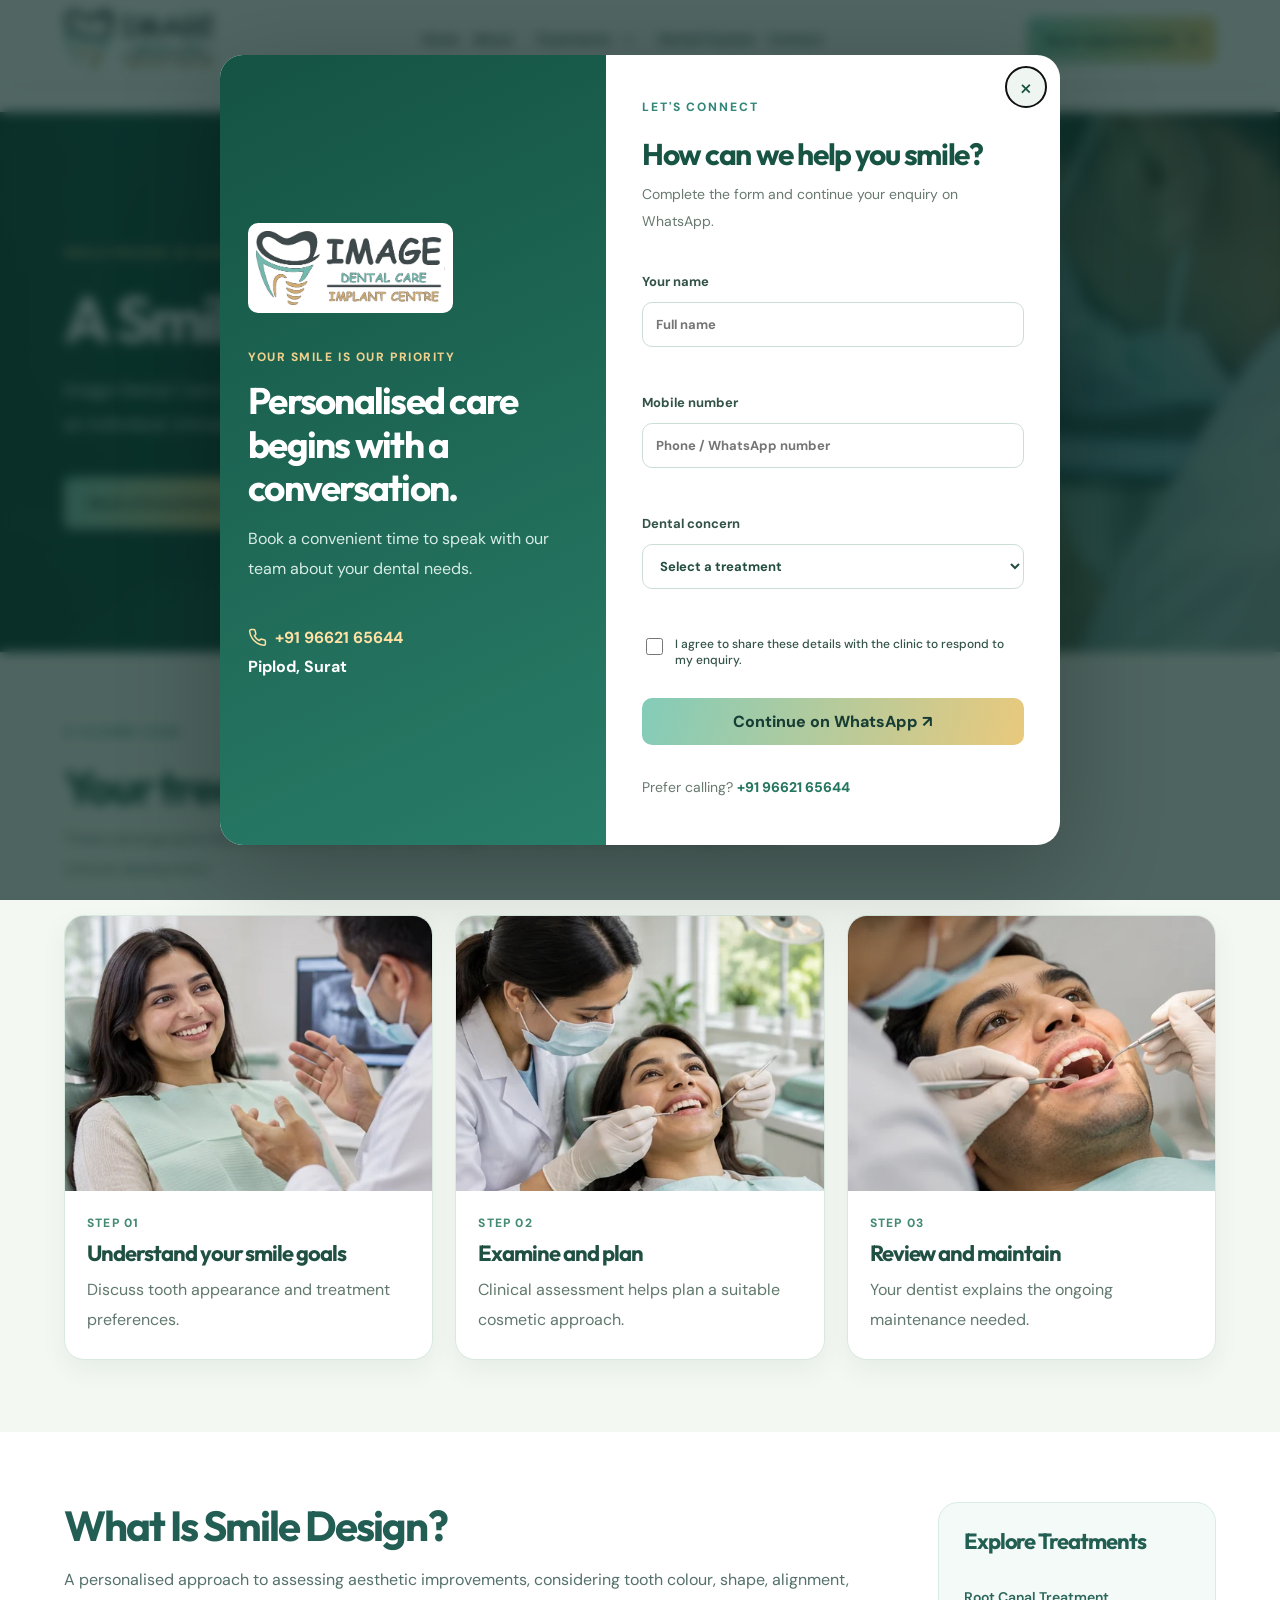
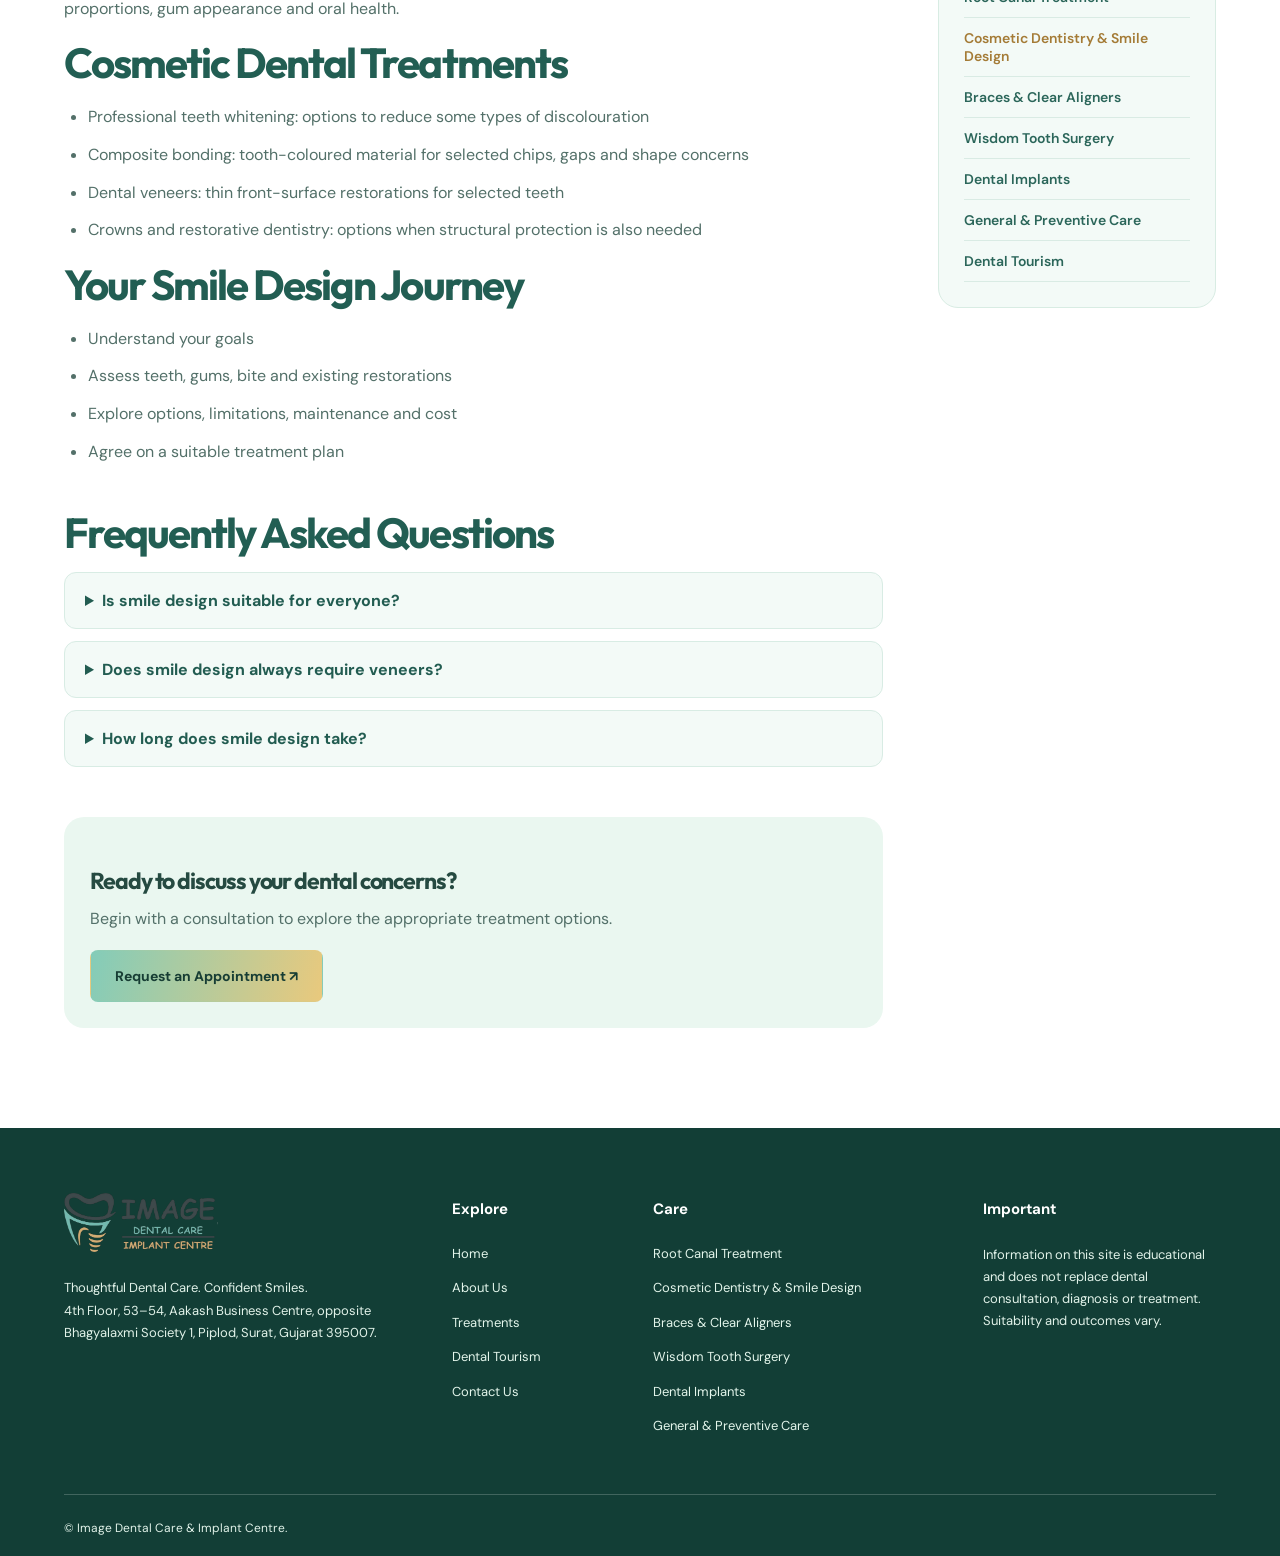
<file: cosmetic-dentistry.html>
<!DOCTYPE html>

<html lang="en">
<head>
<meta charset="utf-8"/>
<meta content="width=device-width, initial-scale=1" name="viewport"/>
<meta content="#277d70" name="theme-color"/>
<title>
   Smile Design in Surat | Image Dental Care &amp; Implant Centre
  </title>
<meta content="A Smile That Reflects You. Dental consultations at Image Dental Care &amp; Implant Centre, Piplod, Surat." name="description"/>
<link href="https://fonts.googleapis.com" rel="preconnect"/>
<link crossorigin="" href="https://fonts.gstatic.com" rel="preconnect"/>
<link href="https://fonts.googleapis.com/css2?family=DM+Sans:wght@400;500;600;700&amp;family=Outfit:wght@400;500;600;700;800&amp;display=swap" rel="stylesheet"/>
<link href="styles.css?v=yellow-headings-20261104" rel="stylesheet"/>
</head>
<body class="inner-page">
<header class="header" id="top">
<div class="shell navbar">
<a aria-label="Image Dental Care &amp; Implant Centre home" class="brand brand-logo" href="index.html#home">
<img alt="Image Dental Care &amp; Implant Centre" src="assets/images/logo-transparent.png"/>
</a>
<nav aria-label="Main navigation" class="navlinks" id="navlinks">
<a href="index.html#home">
      Home
     </a>
<a href="about.html">
      About
     </a>
<div class="nav-dropdown">
<button aria-controls="treatments-menu" aria-expanded="false" aria-haspopup="true" class="dropdown-trigger" type="button">
<span>Treatments</span>
<svg aria-hidden="true" class="dropdown-chevron" fill="none" height="16" stroke="currentColor" stroke-linecap="round" stroke-linejoin="round" stroke-width="2" viewbox="0 0 24 24" width="16"><path d="m6 9 6 6 6-6"></path></svg>
</button>
<div class="dropdown-menu" id="treatments-menu">
<p class="dropdown-heading">Explore our treatments</p>
<div class="dropdown-items">
<a href="root-canal-treatment.html">Root Canal Treatment <span aria-hidden="true">↗</span></a>
<a href="cosmetic-dentistry.html">Cosmetic Dentistry &amp; Smile Design <span aria-hidden="true">↗</span></a>
<a href="braces-clear-aligners.html">Braces &amp; Clear Aligners <span aria-hidden="true">↗</span></a>
<a href="wisdom-tooth-surgery.html">Wisdom Tooth Surgery <span aria-hidden="true">↗</span></a>
<a href="dental-implants.html">Dental Implants <span aria-hidden="true">↗</span></a>
<a href="general-dentistry.html">General &amp; Preventive Care <span aria-hidden="true">↗</span></a>
</div>
</div>
</div>
<a href="dental-tourism.html">
      Dental Tourism
     </a>
<a href="contact.html">
      Contact
     </a>
</nav>
<div class="nav-actions">
<button class="button primary compact" data-book="">
      Book Appointment
      <span>
       ↗
      </span>
</button>
<button aria-expanded="false" aria-label="Open menu" class="menu" id="menu">
      ☰
     </button>
</div>
</div>
</header>
<main class="service-page">
<section class="service-banner blended-service-hero" data-treatment-photo="true" style="--treatment-image: url('assets/images/cosmetic-dentistry-hero.webp');">
<div class="shell"><div class="service-banner-grid blended-service-grid"><div class="service-banner-content"><span class="kicker">SMILE DESIGN IN SURAT</span><h1>A Smile That Reflects You.</h1><p>Image Dental Care &amp; Implant Centre, Piplod, Surat. Treatment suitability is determined by an individual clinical assessment.</p><button class="button primary" data-book="" data-service="Cosmetic Dentistry &amp; Smile Design">
      Book a Consultation ↗
     </button></div></div></div>
</section>
<section aria-labelledby="process-title" class="process-gallery"><div class="shell"><div class="process-heading"><span class="kicker">A CLOSER LOOK</span><h2 id="process-title">Your treatment journey</h2><p>These photographs illustrate common dental-care stages. Your actual treatment will depend on a clinical assessment.</p></div><div class="process-grid"><article class="process-card"><img alt="Illustration of understand your smile goals" loading="lazy" src="assets/images/patient-consultation.webp"/><div class="process-card-body"><span>STEP 01</span><h3>Understand your smile goals</h3><p>Discuss tooth appearance and treatment preferences.</p></div></article><article class="process-card"><img alt="Illustration of examine and plan" loading="lazy" src="assets/images/dental-examination.webp"/><div class="process-card-body"><span>STEP 02</span><h3>Examine and plan</h3><p>Clinical assessment helps plan a suitable cosmetic approach.</p></div></article><article class="process-card"><img alt="Illustration of review and maintain" loading="lazy" src="assets/images/dental-treatment.webp"/><div class="process-card-body"><span>STEP 03</span><h3>Review and maintain</h3><p>Your dentist explains the ongoing maintenance needed.</p></div></article></div></div></section>
<div class="shell service-content">
<div class="service-layout">
<article class="service-article">
<section>
<h2>
        What Is Smile Design?
       </h2>
<p>
        A personalised approach to assessing aesthetic improvements, considering tooth colour, shape, alignment, proportions, gum appearance and oral health.
       </p>
</section>
<section>
<h2>
        Cosmetic Dental Treatments
       </h2>
<ul>
<li>
         Professional teeth whitening: options to reduce some types of discolouration
        </li>
<li>
         Composite bonding: tooth-coloured material for selected chips, gaps and shape concerns
        </li>
<li>
         Dental veneers: thin front-surface restorations for selected teeth
        </li>
<li>
         Crowns and restorative dentistry: options when structural protection is also needed
        </li>
</ul>
</section>
<section>
<h2>
        Your Smile Design Journey
       </h2>
<ul>
<li>
         Understand your goals
        </li>
<li>
         Assess teeth, gums, bite and existing restorations
        </li>
<li>
         Explore options, limitations, maintenance and cost
        </li>
<li>
         Agree on a suitable treatment plan
        </li>
</ul>
</section>
<h2>
       Frequently Asked Questions
      </h2>
<details class="service-faq">
<summary>
        Is smile design suitable for everyone?
       </summary>
<p>
        It depends on oral health and expectations. Gum or dental concerns may need treatment first.
       </p>
</details>
<details class="service-faq">
<summary>
        Does smile design always require veneers?
       </summary>
<p>
        No. Whitening, bonding, orthodontics, restorations or no procedure may be most appropriate.
       </p>
</details>
<details class="service-faq">
<summary>
        How long does smile design take?
       </summary>
<p>
        Timelines vary by treatment; orthodontics and complex restorations can take longer.
       </p>
</details>
<div class="service-cta">
<h3>
        Ready to discuss your dental concerns?
       </h3>
<p>
        Begin with a consultation to explore the appropriate treatment options.
       </p>
<button class="button primary" data-book="" data-service="Cosmetic Dentistry &amp; Smile Design">
        Request an Appointment ↗
       </button>
</div>
</article>
<aside class="service-sidebar">
<h3>
       Explore Treatments
      </h3>
<a class="" href="root-canal-treatment.html">
       Root Canal Treatment
      </a>
<a class="active" href="cosmetic-dentistry.html">
       Cosmetic Dentistry &amp; Smile Design
      </a>
<a class="" href="braces-clear-aligners.html">
       Braces &amp; Clear Aligners
      </a>
<a class="" href="wisdom-tooth-surgery.html">
       Wisdom Tooth Surgery
      </a>
<a class="" href="dental-implants.html">
       Dental Implants
      </a>
<a class="" href="general-dentistry.html">
       General &amp; Preventive Care
      </a>
<a class="" href="dental-tourism.html">
       Dental Tourism
      </a>
</aside>
</div>
</div>
</main>
<footer>
<div class="shell footgrid">
<div>
<a aria-label="Image Dental Care &amp; Implant Centre home" class="brand brand-logo" href="index.html#home">
<img alt="Image Dental Care &amp; Implant Centre" src="assets/images/logo-transparent.png"/>
</a>
<p>
      Thoughtful Dental Care. Confident Smiles.
      <br/>
      4th Floor, 53–54, Aakash Business Centre, opposite Bhagyalaxmi Society 1, Piplod, Surat, Gujarat 395007.
     </p>
</div>
<div><h4>Explore</h4><a href="index.html">Home</a><a href="about.html">About Us</a><a href="index.html#treatments">Treatments</a><a href="dental-tourism.html">Dental Tourism</a><a href="contact.html">Contact Us</a></div>
<div><h4>Care</h4><a href="root-canal-treatment.html">Root Canal Treatment</a><a href="cosmetic-dentistry.html">Cosmetic Dentistry &amp; Smile Design</a><a href="braces-clear-aligners.html">Braces &amp; Clear Aligners</a><a href="wisdom-tooth-surgery.html">Wisdom Tooth Surgery</a><a href="dental-implants.html">Dental Implants</a><a href="general-dentistry.html">General &amp; Preventive Care</a></div>
<div>
<h4>
      Important
     </h4>
<p>
      Information on this site is educational and does not replace dental consultation, diagnosis or treatment. Suitability and outcomes vary.
     </p>
</div>
</div>
<div class="shell foot-bottom">
<span>
     ©
     <span id="year">
</span>
     Image Dental Care &amp; Implant Centre.
    </span>
</div>
</footer>
<div aria-hidden="true" class="modal" id="bookingModal">
<div class="modal-overlay" data-close="">
</div>
<div aria-labelledby="modalTitle" aria-modal="true" class="modal-box" role="dialog">
<button aria-label="Close" class="modal-close" data-close="">
     ×
    </button>
<span class="kicker">
     APPOINTMENT ENQUIRY
    </span>
<h2 id="modalTitle">
     Start with a consultation.
    </h2>
<p>
     Enter your details to send an appointment enquiry on WhatsApp.
    </p>
<form id="modalForm">
<label>
      Name
      <input autocomplete="name" name="name" required=""/>
</label>
<label>
      Contact number
      <input autocomplete="tel" name="phone" required="" type="tel"/>
</label>
<label>
      Service
      <select id="modalService" name="service">
<option>
        General consultation
       </option>
<option>
        Braces &amp; Clear Aligners
       </option>
<option>
        Root Canal Treatment
       </option>
<option>
        Cosmetic Dentistry &amp; Smile Design
       </option>
<option>
        Wisdom Tooth Surgery
       </option>
<option>
        Dental Implants
       </option>
<option>
        Dental Tourism Enquiry
       </option>
</select>
</label>
<label>
      Preferred date
      <input id="modalDate" name="date" required="" type="date"/>
</label>
<button class="button dark full" type="submit">
      Continue to WhatsApp ↗
     </button>
<p class="form-status" role="status">
</p>
</form>
</div>
</div>
<script src="service.js">
</script>
<div class="lead-overlay" hidden="" id="leadOverlay"><div class="lead-backdrop" data-lead-close=""></div><div aria-labelledby="leadTitle" aria-modal="true" class="lead-dialog" role="dialog"><button aria-label="Close enquiry form" class="lead-close" data-lead-close="" type="button">×</button><div class="lead-aside"><img alt="Image Dental Care &amp; Implant Centre" src="assets/images/logo-transparent.png"/><span class="lead-kicker">YOUR SMILE IS OUR PRIORITY</span><h2>Personalised care begins with a conversation.</h2><p>Book a convenient time to speak with our team about your dental needs.</p><div class="lead-contact"><a href="tel:+919662165644"><svg aria-hidden="true" fill="none" stroke="currentColor" stroke-linecap="round" stroke-linejoin="round" stroke-width="1.9" viewbox="0 0 24 24" xmlns="http://www.w3.org/2000/svg"><path d="M22 16.92v3a2 2 0 0 1-2.18 2 19.79 19.79 0 0 1-8.63-3.07 19.5 19.5 0 0 1-6-6A19.79 19.79 0 0 1 2.12 4.18 2 2 0 0 1 4.11 2h3a2 2 0 0 1 2 1.72c.12.96.35 1.9.68 2.8a2 2 0 0 1-.45 2.11L8.09 9.91a16 16 0 0 0 6 6l1.28-1.25a2 2 0 0 1 2.11-.45c.9.33 1.84.56 2.8.68A2 2 0 0 1 22 16.92Z"></path></svg>+91 96621 65644</a><span>Piplod, Surat</span></div></div><div class="lead-form-wrap"><span class="kicker">LET'S CONNECT</span><h2 id="leadTitle">How can we help you smile?</h2><p>Complete the form and continue your enquiry on WhatsApp.</p><form id="leadForm"><label>Your name<input autocomplete="name" maxlength="100" name="name" placeholder="Full name" required=""/></label><label>Mobile number<input autocomplete="tel" inputmode="tel" maxlength="20" name="phone" placeholder="Phone / WhatsApp number" required=""/></label><label>Dental concern<select name="service" required=""><option value="">Select a treatment</option><option>General consultation</option><option>Root Canal Treatment</option><option>Cosmetic Dentistry &amp; Smile Design</option><option>Braces &amp; Clear Aligners</option><option>Wisdom Tooth Surgery</option><option>Dental Implants</option><option>Dental Tourism Enquiry</option></select></label><label class="lead-consent"><input required="" type="checkbox"/> I agree to share these details with the clinic to respond to my enquiry.</label><button class="lead-submit" type="submit">Continue on WhatsApp ↗</button><p class="lead-status" role="status"></p></form><p class="lead-call">Prefer calling? <a href="tel:+919662165644">+91 96621 65644</a></p></div></div></div><script defer="" src="lead.js"></script>
</body>
</html>
</file>
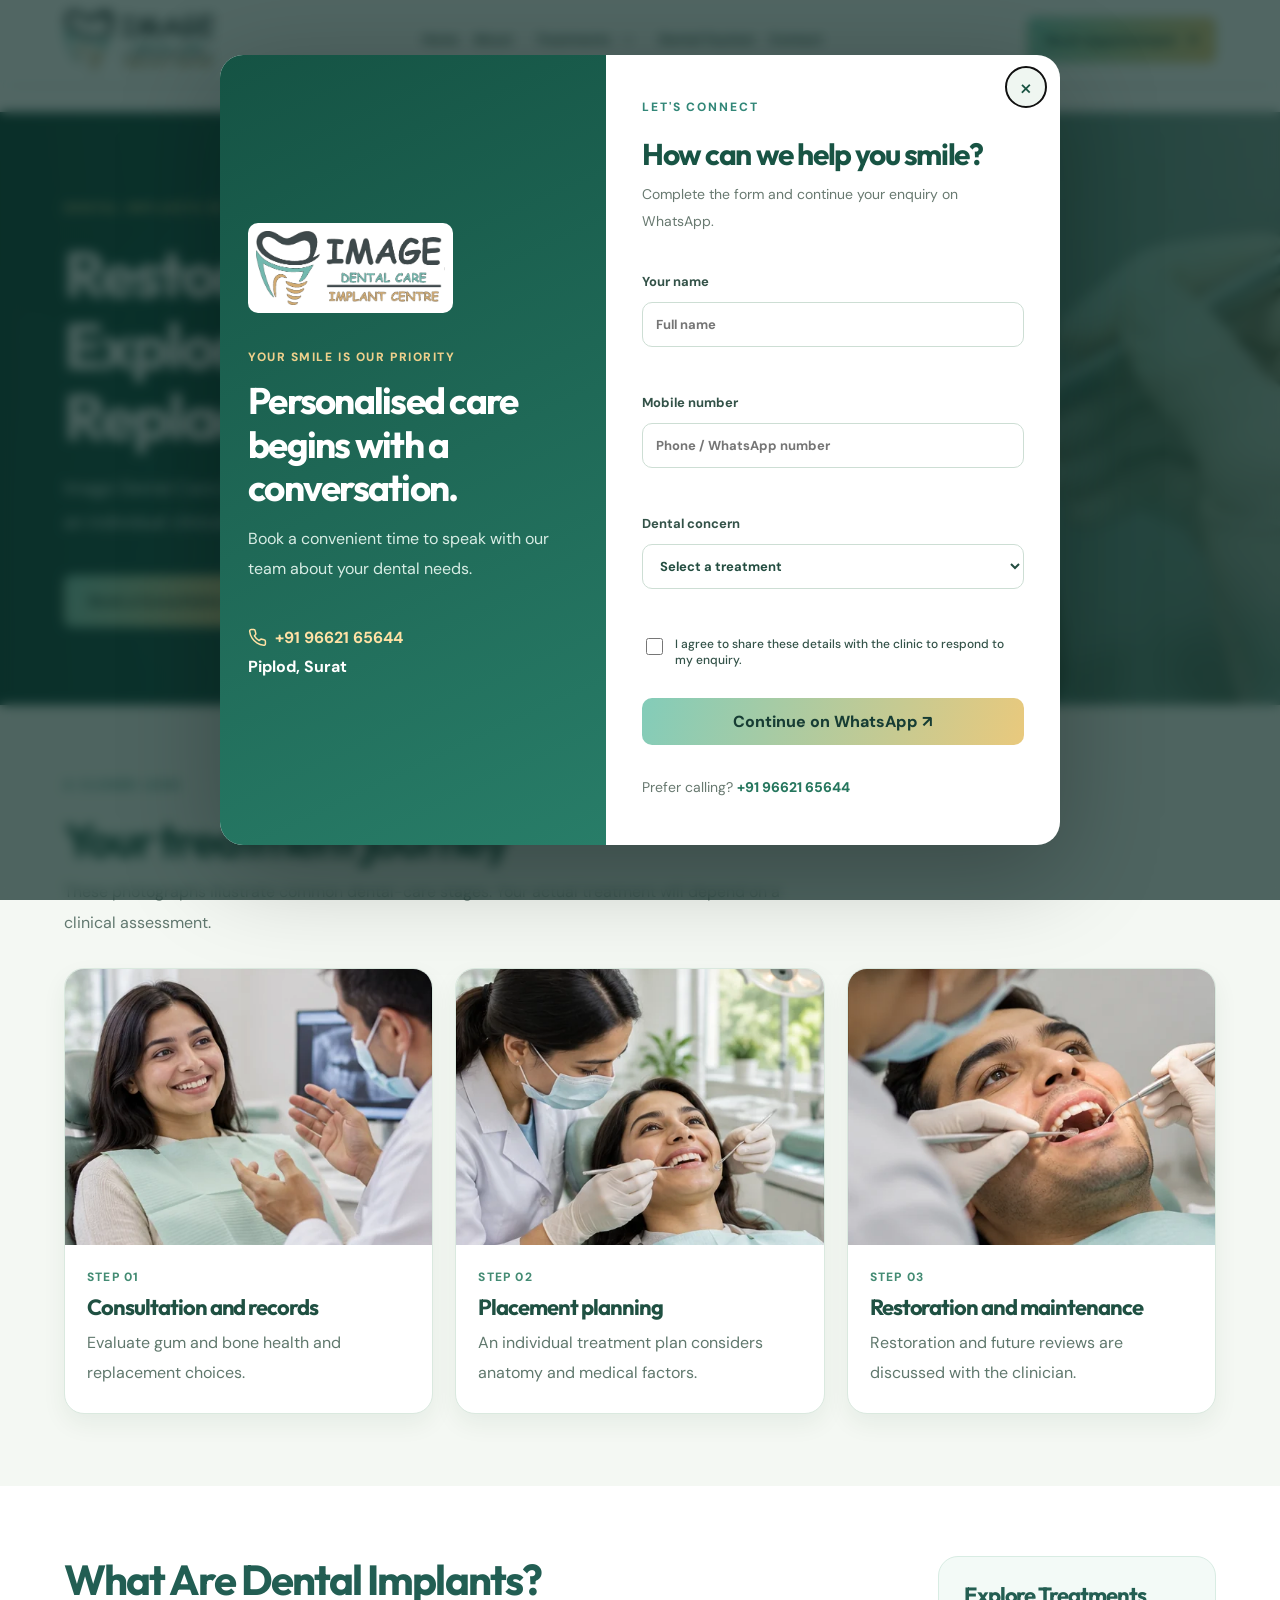
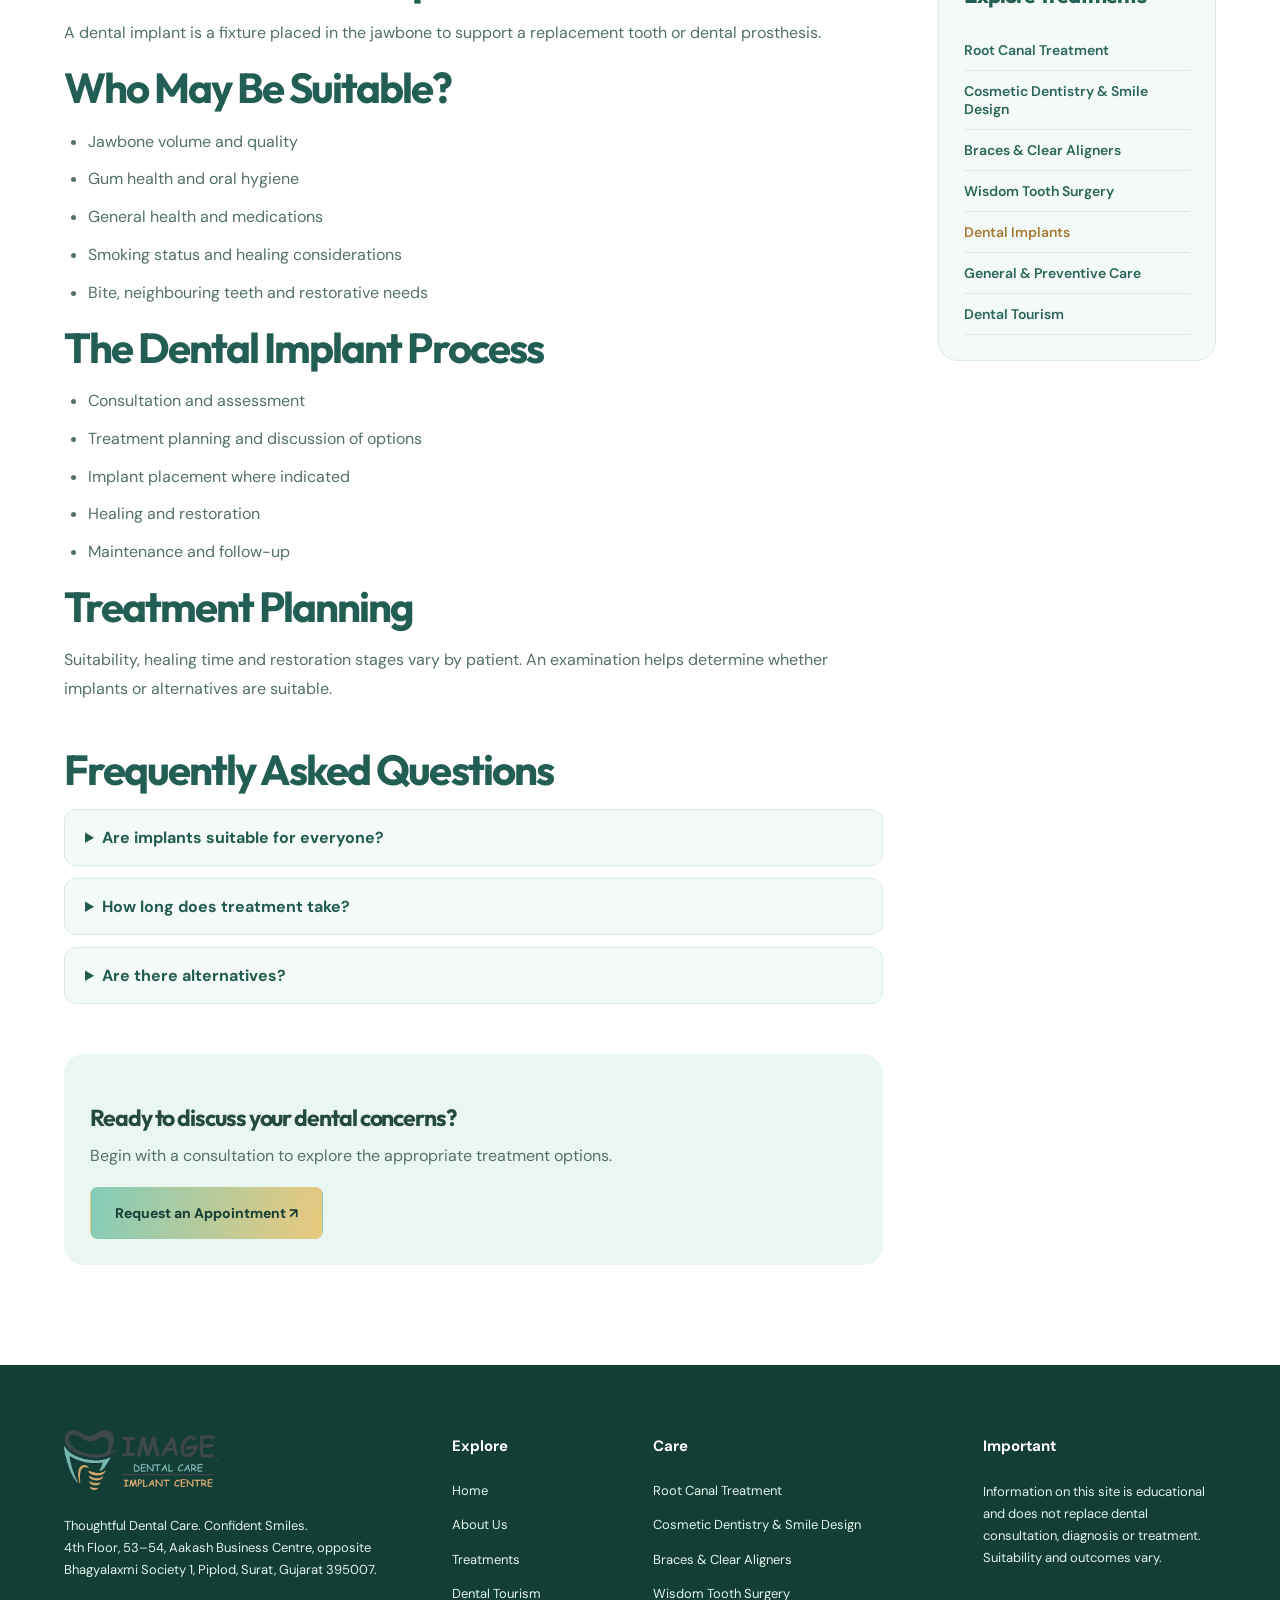
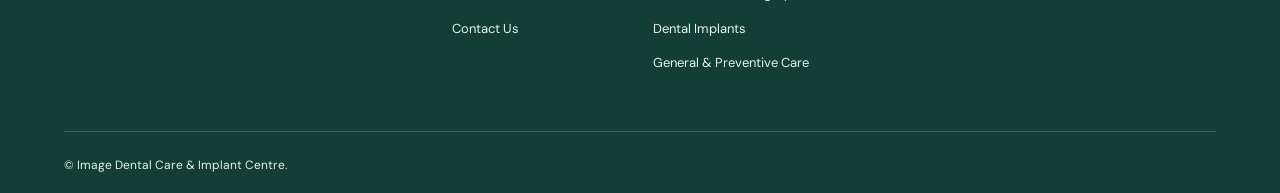
<file: dental-implants.html>
<!DOCTYPE html>

<html lang="en">
<head>
<meta charset="utf-8"/>
<meta content="width=device-width, initial-scale=1" name="viewport"/>
<meta content="#277d70" name="theme-color"/>
<title>
   Dental Implants in Piplod, Surat | Image Dental Care &amp; Implant Centre
  </title>
<meta content="Restore Your Smile. Explore Your Tooth Replacement Options. Dental consultations at Image Dental Care &amp; Implant Centre, Piplod, Surat." name="description"/>
<link href="https://fonts.googleapis.com" rel="preconnect"/>
<link crossorigin="" href="https://fonts.gstatic.com" rel="preconnect"/>
<link href="https://fonts.googleapis.com/css2?family=DM+Sans:wght@400;500;600;700&amp;family=Outfit:wght@400;500;600;700;800&amp;display=swap" rel="stylesheet"/>
<link href="styles.css?v=yellow-headings-20261104" rel="stylesheet"/>
</head>
<body class="inner-page">
<header class="header" id="top">
<div class="shell navbar">
<a aria-label="Image Dental Care &amp; Implant Centre home" class="brand brand-logo" href="index.html#home">
<img alt="Image Dental Care &amp; Implant Centre" src="assets/images/logo-transparent.png"/>
</a>
<nav aria-label="Main navigation" class="navlinks" id="navlinks">
<a href="index.html#home">
      Home
     </a>
<a href="about.html">
      About
     </a>
<div class="nav-dropdown">
<button aria-controls="treatments-menu" aria-expanded="false" aria-haspopup="true" class="dropdown-trigger" type="button">
<span>Treatments</span>
<svg aria-hidden="true" class="dropdown-chevron" fill="none" height="16" stroke="currentColor" stroke-linecap="round" stroke-linejoin="round" stroke-width="2" viewbox="0 0 24 24" width="16"><path d="m6 9 6 6 6-6"></path></svg>
</button>
<div class="dropdown-menu" id="treatments-menu">
<p class="dropdown-heading">Explore our treatments</p>
<div class="dropdown-items">
<a href="root-canal-treatment.html">Root Canal Treatment <span aria-hidden="true">↗</span></a>
<a href="cosmetic-dentistry.html">Cosmetic Dentistry &amp; Smile Design <span aria-hidden="true">↗</span></a>
<a href="braces-clear-aligners.html">Braces &amp; Clear Aligners <span aria-hidden="true">↗</span></a>
<a href="wisdom-tooth-surgery.html">Wisdom Tooth Surgery <span aria-hidden="true">↗</span></a>
<a href="dental-implants.html">Dental Implants <span aria-hidden="true">↗</span></a>
<a href="general-dentistry.html">General &amp; Preventive Care <span aria-hidden="true">↗</span></a>
</div>
</div>
</div>
<a href="dental-tourism.html">
      Dental Tourism
     </a>
<a href="contact.html">
      Contact
     </a>
</nav>
<div class="nav-actions">
<button class="button primary compact" data-book="">
      Book Appointment
      <span>
       ↗
      </span>
</button>
<button aria-expanded="false" aria-label="Open menu" class="menu" id="menu">
      ☰
     </button>
</div>
</div>
</header>
<main class="service-page">
<section class="service-banner blended-service-hero" data-treatment-photo="true" style="--treatment-image: url('assets/images/dental-implants-hero.webp');">
<div class="shell"><div class="service-banner-grid blended-service-grid"><div class="service-banner-content"><span class="kicker">DENTAL IMPLANTS IN PIPLOD, SURAT</span><h1>Restore Your Smile. Explore Your Tooth Replacement Options.</h1><p>Image Dental Care &amp; Implant Centre, Piplod, Surat. Treatment suitability is determined by an individual clinical assessment.</p><button class="button primary" data-book="" data-service="Dental Implants">
      Book a Consultation ↗
     </button></div></div></div>
</section>
<section aria-labelledby="process-title" class="process-gallery"><div class="shell"><div class="process-heading"><span class="kicker">A CLOSER LOOK</span><h2 id="process-title">Your treatment journey</h2><p>These photographs illustrate common dental-care stages. Your actual treatment will depend on a clinical assessment.</p></div><div class="process-grid"><article class="process-card"><img alt="Illustration of consultation and records" loading="lazy" src="assets/images/patient-consultation.webp"/><div class="process-card-body"><span>STEP 01</span><h3>Consultation and records</h3><p>Evaluate gum and bone health and replacement choices.</p></div></article><article class="process-card"><img alt="Illustration of placement planning" loading="lazy" src="assets/images/dental-examination.webp"/><div class="process-card-body"><span>STEP 02</span><h3>Placement planning</h3><p>An individual treatment plan considers anatomy and medical factors.</p></div></article><article class="process-card"><img alt="Illustration of restoration and maintenance" loading="lazy" src="assets/images/dental-treatment.webp"/><div class="process-card-body"><span>STEP 03</span><h3>Restoration and maintenance</h3><p>Restoration and future reviews are discussed with the clinician.</p></div></article></div></div></section>
<div class="shell service-content">
<div class="service-layout">
<article class="service-article">
<section>
<h2>
        What Are Dental Implants?
       </h2>
<p>
        A dental implant is a fixture placed in the jawbone to support a replacement tooth or dental prosthesis.
       </p>
</section>
<section>
<h2>
        Who May Be Suitable?
       </h2>
<ul>
<li>
         Jawbone volume and quality
        </li>
<li>
         Gum health and oral hygiene
        </li>
<li>
         General health and medications
        </li>
<li>
         Smoking status and healing considerations
        </li>
<li>
         Bite, neighbouring teeth and restorative needs
        </li>
</ul>
</section>
<section>
<h2>
        The Dental Implant Process
       </h2>
<ul>
<li>
         Consultation and assessment
        </li>
<li>
         Treatment planning and discussion of options
        </li>
<li>
         Implant placement where indicated
        </li>
<li>
         Healing and restoration
        </li>
<li>
         Maintenance and follow-up
        </li>
</ul>
</section>
<section>
<h2>
        Treatment Planning
       </h2>
<p>
        Suitability, healing time and restoration stages vary by patient. An examination helps determine whether implants or alternatives are suitable.
       </p>
</section>
<h2>
       Frequently Asked Questions
      </h2>
<details class="service-faq">
<summary>
        Are implants suitable for everyone?
       </summary>
<p>
        No. Suitability must be assessed for each patient.
       </p>
</details>
<details class="service-faq">
<summary>
        How long does treatment take?
       </summary>
<p>
        Depends on bone, gums, healing and additional procedures.
       </p>
</details>
<details class="service-faq">
<summary>
        Are there alternatives?
       </summary>
<p>
        Options may include a bridge or removable denture.
       </p>
</details>
<div class="service-cta">
<h3>
        Ready to discuss your dental concerns?
       </h3>
<p>
        Begin with a consultation to explore the appropriate treatment options.
       </p>
<button class="button primary" data-book="" data-service="Dental Implants">
        Request an Appointment ↗
       </button>
</div>
</article>
<aside class="service-sidebar">
<h3>
       Explore Treatments
      </h3>
<a class="" href="root-canal-treatment.html">
       Root Canal Treatment
      </a>
<a class="" href="cosmetic-dentistry.html">
       Cosmetic Dentistry &amp; Smile Design
      </a>
<a class="" href="braces-clear-aligners.html">
       Braces &amp; Clear Aligners
      </a>
<a class="" href="wisdom-tooth-surgery.html">
       Wisdom Tooth Surgery
      </a>
<a class="active" href="dental-implants.html">
       Dental Implants
      </a>
<a class="" href="general-dentistry.html">
       General &amp; Preventive Care
      </a>
<a class="" href="dental-tourism.html">
       Dental Tourism
      </a>
</aside>
</div>
</div>
</main>
<footer>
<div class="shell footgrid">
<div>
<a aria-label="Image Dental Care &amp; Implant Centre home" class="brand brand-logo" href="index.html#home">
<img alt="Image Dental Care &amp; Implant Centre" src="assets/images/logo-transparent.png"/>
</a>
<p>
      Thoughtful Dental Care. Confident Smiles.
      <br/>
      4th Floor, 53–54, Aakash Business Centre, opposite Bhagyalaxmi Society 1, Piplod, Surat, Gujarat 395007.
     </p>
</div>
<div><h4>Explore</h4><a href="index.html">Home</a><a href="about.html">About Us</a><a href="index.html#treatments">Treatments</a><a href="dental-tourism.html">Dental Tourism</a><a href="contact.html">Contact Us</a></div>
<div><h4>Care</h4><a href="root-canal-treatment.html">Root Canal Treatment</a><a href="cosmetic-dentistry.html">Cosmetic Dentistry &amp; Smile Design</a><a href="braces-clear-aligners.html">Braces &amp; Clear Aligners</a><a href="wisdom-tooth-surgery.html">Wisdom Tooth Surgery</a><a href="dental-implants.html">Dental Implants</a><a href="general-dentistry.html">General &amp; Preventive Care</a></div>
<div>
<h4>
      Important
     </h4>
<p>
      Information on this site is educational and does not replace dental consultation, diagnosis or treatment. Suitability and outcomes vary.
     </p>
</div>
</div>
<div class="shell foot-bottom">
<span>
     ©
     <span id="year">
</span>
     Image Dental Care &amp; Implant Centre.
    </span>
</div>
</footer>
<div aria-hidden="true" class="modal" id="bookingModal">
<div class="modal-overlay" data-close="">
</div>
<div aria-labelledby="modalTitle" aria-modal="true" class="modal-box" role="dialog">
<button aria-label="Close" class="modal-close" data-close="">
     ×
    </button>
<span class="kicker">
     APPOINTMENT ENQUIRY
    </span>
<h2 id="modalTitle">
     Start with a consultation.
    </h2>
<p>
     Enter your details to send an appointment enquiry on WhatsApp.
    </p>
<form id="modalForm">
<label>
      Name
      <input autocomplete="name" name="name" required=""/>
</label>
<label>
      Contact number
      <input autocomplete="tel" name="phone" required="" type="tel"/>
</label>
<label>
      Service
      <select id="modalService" name="service">
<option>
        General consultation
       </option>
<option>
        Braces &amp; Clear Aligners
       </option>
<option>
        Root Canal Treatment
       </option>
<option>
        Cosmetic Dentistry &amp; Smile Design
       </option>
<option>
        Wisdom Tooth Surgery
       </option>
<option>
        Dental Implants
       </option>
<option>
        Dental Tourism Enquiry
       </option>
</select>
</label>
<label>
      Preferred date
      <input id="modalDate" name="date" required="" type="date"/>
</label>
<button class="button dark full" type="submit">
      Continue to WhatsApp ↗
     </button>
<p class="form-status" role="status">
</p>
</form>
</div>
</div>
<script src="service.js">
</script>
<div class="lead-overlay" hidden="" id="leadOverlay"><div class="lead-backdrop" data-lead-close=""></div><div aria-labelledby="leadTitle" aria-modal="true" class="lead-dialog" role="dialog"><button aria-label="Close enquiry form" class="lead-close" data-lead-close="" type="button">×</button><div class="lead-aside"><img alt="Image Dental Care &amp; Implant Centre" src="assets/images/logo-transparent.png"/><span class="lead-kicker">YOUR SMILE IS OUR PRIORITY</span><h2>Personalised care begins with a conversation.</h2><p>Book a convenient time to speak with our team about your dental needs.</p><div class="lead-contact"><a href="tel:+919662165644"><svg aria-hidden="true" fill="none" stroke="currentColor" stroke-linecap="round" stroke-linejoin="round" stroke-width="1.9" viewbox="0 0 24 24" xmlns="http://www.w3.org/2000/svg"><path d="M22 16.92v3a2 2 0 0 1-2.18 2 19.79 19.79 0 0 1-8.63-3.07 19.5 19.5 0 0 1-6-6A19.79 19.79 0 0 1 2.12 4.18 2 2 0 0 1 4.11 2h3a2 2 0 0 1 2 1.72c.12.96.35 1.9.68 2.8a2 2 0 0 1-.45 2.11L8.09 9.91a16 16 0 0 0 6 6l1.28-1.25a2 2 0 0 1 2.11-.45c.9.33 1.84.56 2.8.68A2 2 0 0 1 22 16.92Z"></path></svg>+91 96621 65644</a><span>Piplod, Surat</span></div></div><div class="lead-form-wrap"><span class="kicker">LET'S CONNECT</span><h2 id="leadTitle">How can we help you smile?</h2><p>Complete the form and continue your enquiry on WhatsApp.</p><form id="leadForm"><label>Your name<input autocomplete="name" maxlength="100" name="name" placeholder="Full name" required=""/></label><label>Mobile number<input autocomplete="tel" inputmode="tel" maxlength="20" name="phone" placeholder="Phone / WhatsApp number" required=""/></label><label>Dental concern<select name="service" required=""><option value="">Select a treatment</option><option>General consultation</option><option>Root Canal Treatment</option><option>Cosmetic Dentistry &amp; Smile Design</option><option>Braces &amp; Clear Aligners</option><option>Wisdom Tooth Surgery</option><option>Dental Implants</option><option>Dental Tourism Enquiry</option></select></label><label class="lead-consent"><input required="" type="checkbox"/> I agree to share these details with the clinic to respond to my enquiry.</label><button class="lead-submit" type="submit">Continue on WhatsApp ↗</button><p class="lead-status" role="status"></p></form><p class="lead-call">Prefer calling? <a href="tel:+919662165644">+91 96621 65644</a></p></div></div></div><script defer="" src="lead.js"></script>
</body>
</html>
</file>
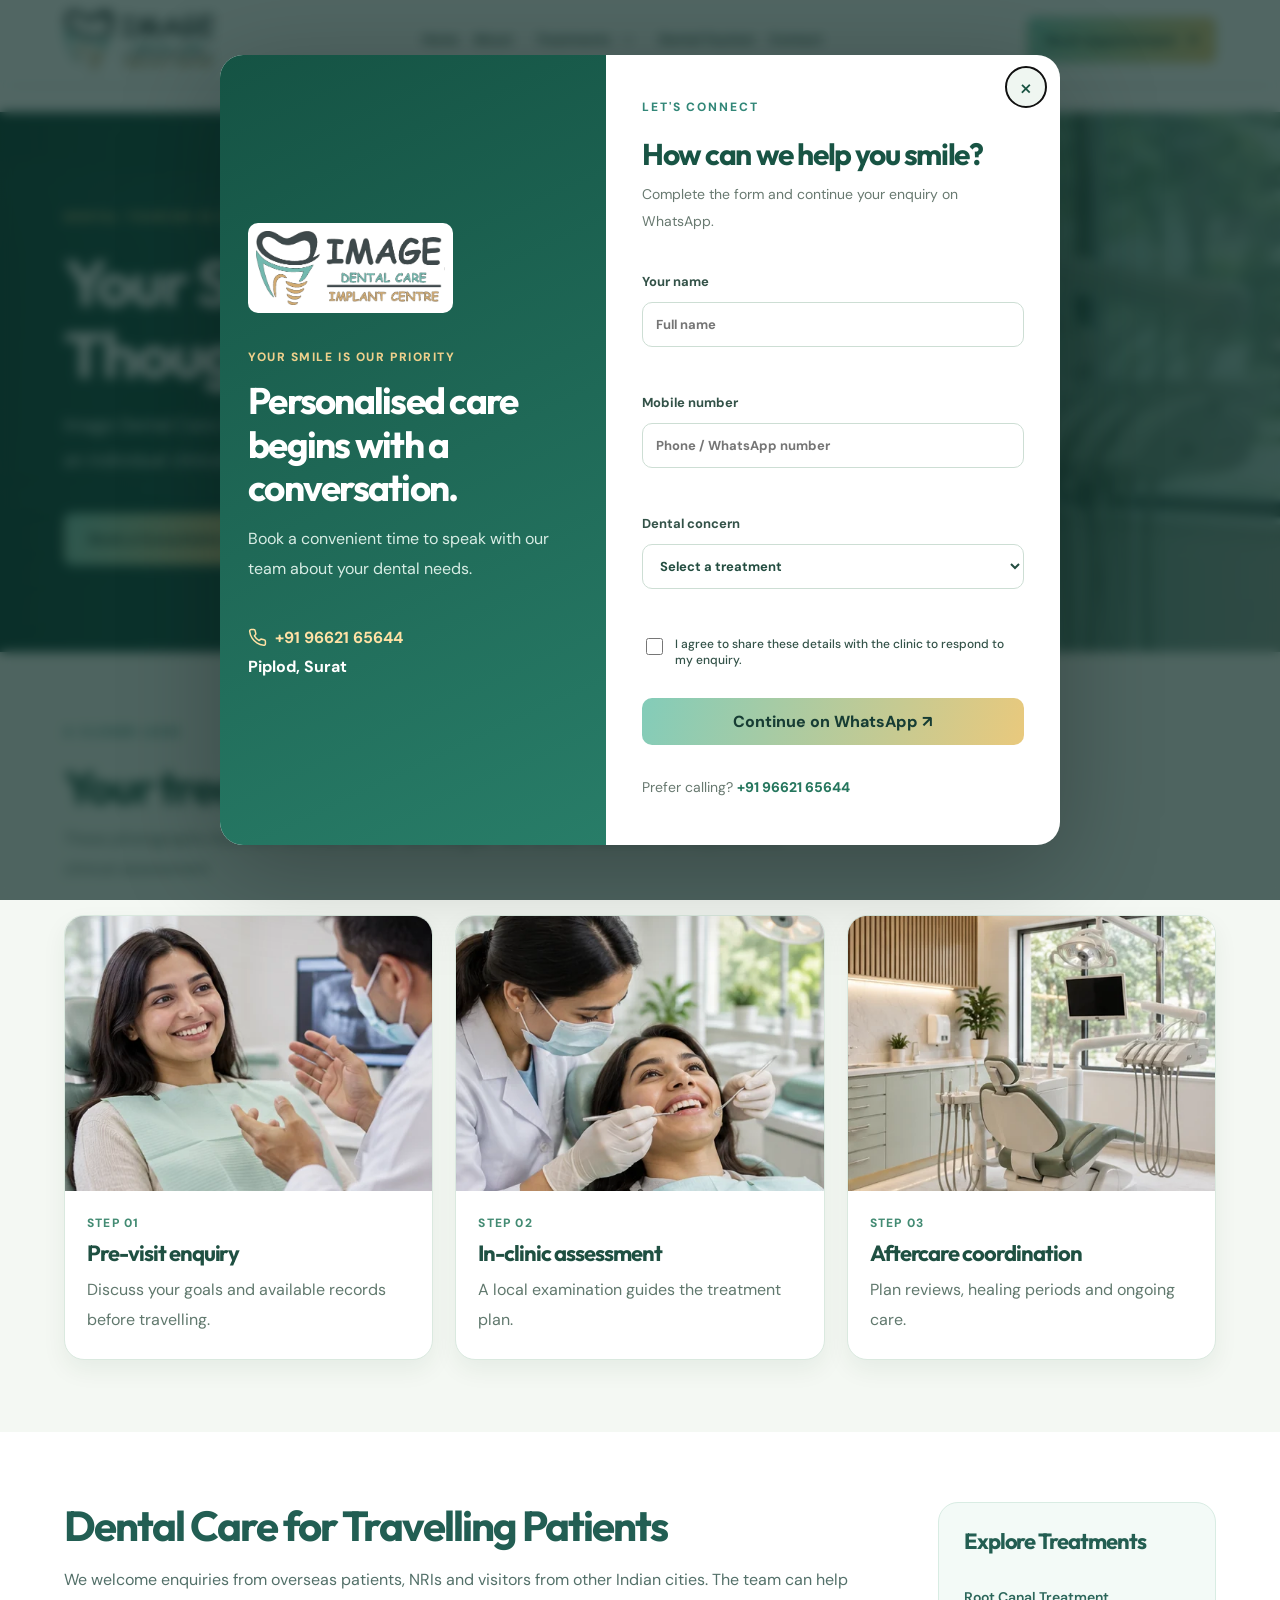
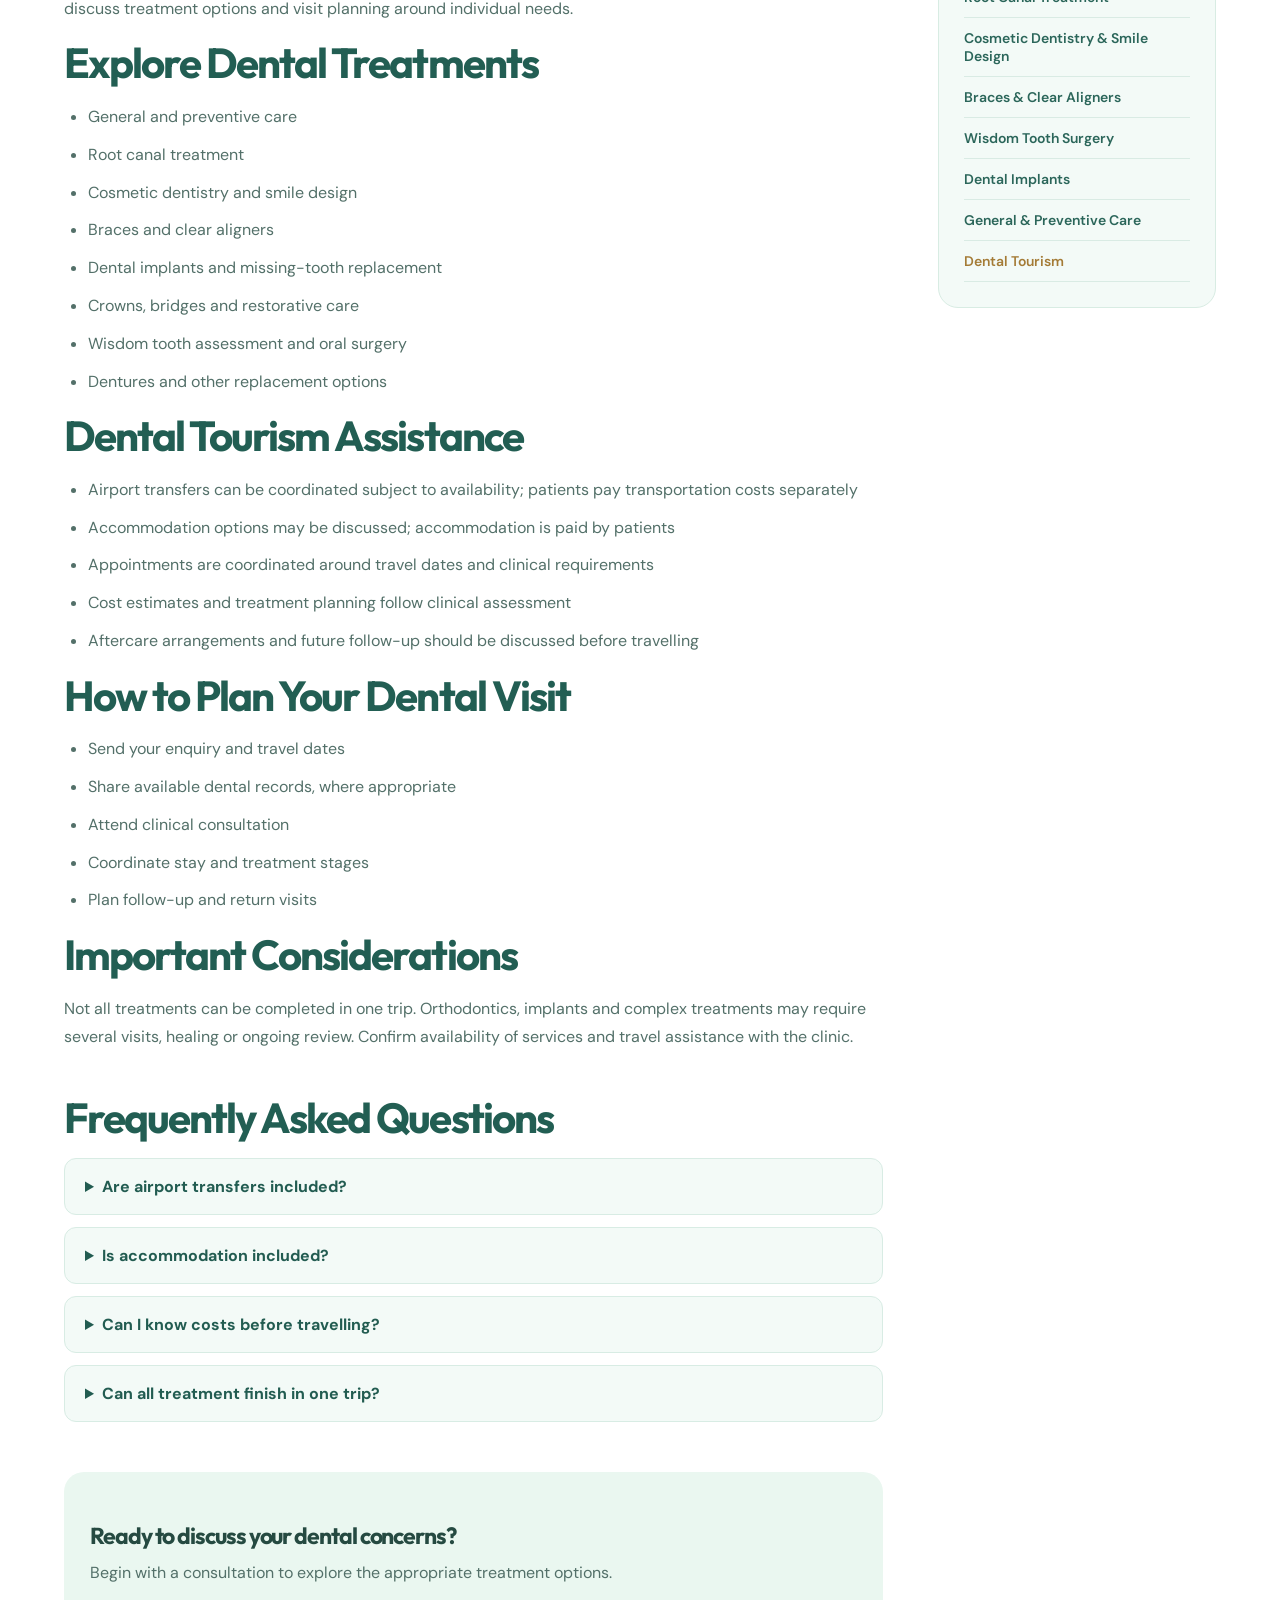
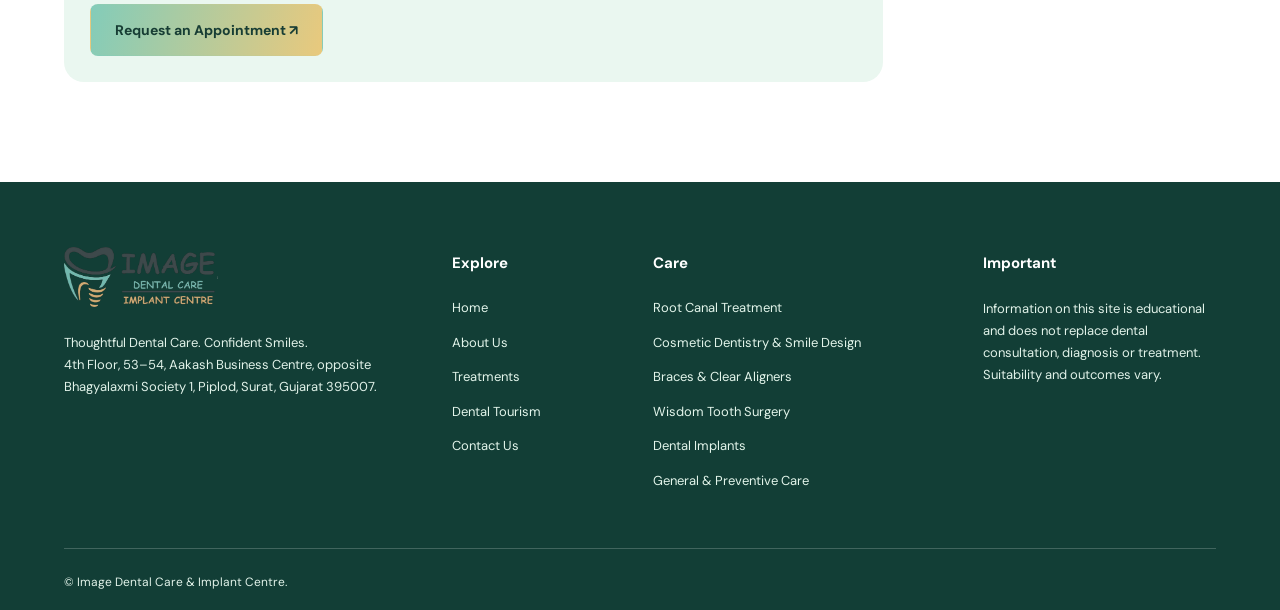
<file: dental-tourism.html>
<!DOCTYPE html>

<html lang="en">
<head>
<meta charset="utf-8"/>
<meta content="width=device-width, initial-scale=1" name="viewport"/>
<meta content="#277d70" name="theme-color"/>
<title>
   Dental Tourism in Surat, India | Image Dental Care &amp; Implant Centre
  </title>
<meta content="Your Smile Journey, Thoughtfully Planned. Dental consultations at Image Dental Care &amp; Implant Centre, Piplod, Surat." name="description"/>
<link href="https://fonts.googleapis.com" rel="preconnect"/>
<link crossorigin="" href="https://fonts.gstatic.com" rel="preconnect"/>
<link href="https://fonts.googleapis.com/css2?family=DM+Sans:wght@400;500;600;700&amp;family=Outfit:wght@400;500;600;700;800&amp;display=swap" rel="stylesheet"/>
<link href="styles.css?v=yellow-headings-20261104" rel="stylesheet"/>
</head>
<body class="inner-page">
<header class="header" id="top">
<div class="shell navbar">
<a aria-label="Image Dental Care &amp; Implant Centre home" class="brand brand-logo" href="index.html#home">
<img alt="Image Dental Care &amp; Implant Centre" src="assets/images/logo-transparent.png"/>
</a>
<nav aria-label="Main navigation" class="navlinks" id="navlinks">
<a href="index.html#home">
      Home
     </a>
<a href="about.html">
      About
     </a>
<div class="nav-dropdown">
<button aria-controls="treatments-menu" aria-expanded="false" aria-haspopup="true" class="dropdown-trigger" type="button">
<span>Treatments</span>
<svg aria-hidden="true" class="dropdown-chevron" fill="none" height="16" stroke="currentColor" stroke-linecap="round" stroke-linejoin="round" stroke-width="2" viewbox="0 0 24 24" width="16"><path d="m6 9 6 6 6-6"></path></svg>
</button>
<div class="dropdown-menu" id="treatments-menu">
<p class="dropdown-heading">Explore our treatments</p>
<div class="dropdown-items">
<a href="root-canal-treatment.html">Root Canal Treatment <span aria-hidden="true">↗</span></a>
<a href="cosmetic-dentistry.html">Cosmetic Dentistry &amp; Smile Design <span aria-hidden="true">↗</span></a>
<a href="braces-clear-aligners.html">Braces &amp; Clear Aligners <span aria-hidden="true">↗</span></a>
<a href="wisdom-tooth-surgery.html">Wisdom Tooth Surgery <span aria-hidden="true">↗</span></a>
<a href="dental-implants.html">Dental Implants <span aria-hidden="true">↗</span></a>
<a href="general-dentistry.html">General &amp; Preventive Care <span aria-hidden="true">↗</span></a>
</div>
</div>
</div>
<a href="dental-tourism.html">
      Dental Tourism
     </a>
<a href="contact.html">
      Contact
     </a>
</nav>
<div class="nav-actions">
<button class="button primary compact" data-book="">
      Book Appointment
      <span>
       ↗
      </span>
</button>
<button aria-expanded="false" aria-label="Open menu" class="menu" id="menu">
      ☰
     </button>
</div>
</div>
</header>
<main class="service-page">
<section class="service-banner blended-service-hero" data-treatment-photo="true" style="--treatment-image: url('assets/images/dental-tourism-hero.webp');">
<div class="shell"><div class="service-banner-grid blended-service-grid"><div class="service-banner-content"><span class="kicker">DENTAL TOURISM IN SURAT, INDIA</span><h1>Your Smile Journey, Thoughtfully Planned.</h1><p>Image Dental Care &amp; Implant Centre, Piplod, Surat. Treatment suitability is determined by an individual clinical assessment.</p><button class="button primary" data-book="" data-service="Dental Tourism">
      Book a Consultation ↗
     </button></div></div></div>
</section>
<section aria-labelledby="process-title" class="process-gallery"><div class="shell"><div class="process-heading"><span class="kicker">A CLOSER LOOK</span><h2 id="process-title">Your treatment journey</h2><p>These photographs illustrate common dental-care stages. Your actual treatment will depend on a clinical assessment.</p></div><div class="process-grid"><article class="process-card"><img alt="Illustration of pre-visit enquiry" loading="lazy" src="assets/images/patient-consultation.webp"/><div class="process-card-body"><span>STEP 01</span><h3>Pre-visit enquiry</h3><p>Discuss your goals and available records before travelling.</p></div></article><article class="process-card"><img alt="Illustration of in-clinic assessment" loading="lazy" src="assets/images/dental-examination.webp"/><div class="process-card-body"><span>STEP 02</span><h3>In-clinic assessment</h3><p>A local examination guides the treatment plan.</p></div></article><article class="process-card"><img alt="Illustration of aftercare coordination" loading="lazy" src="assets/images/modern-clinic.webp"/><div class="process-card-body"><span>STEP 03</span><h3>Aftercare coordination</h3><p>Plan reviews, healing periods and ongoing care.</p></div></article></div></div></section>
<div class="shell service-content">
<div class="service-layout">
<article class="service-article">
<section>
<h2>
        Dental Care for Travelling Patients
       </h2>
<p>
        We welcome enquiries from overseas patients, NRIs and visitors from other Indian cities. The team can help discuss treatment options and visit planning around individual needs.
       </p>
</section>
<section>
<h2>
        Explore Dental Treatments
       </h2>
<ul>
<li>
         General and preventive care
        </li>
<li>
         Root canal treatment
        </li>
<li>
         Cosmetic dentistry and smile design
        </li>
<li>
         Braces and clear aligners
        </li>
<li>
         Dental implants and missing-tooth replacement
        </li>
<li>
         Crowns, bridges and restorative care
        </li>
<li>
         Wisdom tooth assessment and oral surgery
        </li>
<li>
         Dentures and other replacement options
        </li>
</ul>
</section>
<section>
<h2>
        Dental Tourism Assistance
       </h2>
<ul>
<li>
         Airport transfers can be coordinated subject to availability; patients pay transportation costs separately
        </li>
<li>
         Accommodation options may be discussed; accommodation is paid by patients
        </li>
<li>
         Appointments are coordinated around travel dates and clinical requirements
        </li>
<li>
         Cost estimates and treatment planning follow clinical assessment
        </li>
<li>
         Aftercare arrangements and future follow-up should be discussed before travelling
        </li>
</ul>
</section>
<section>
<h2>
        How to Plan Your Dental Visit
       </h2>
<ul>
<li>
         Send your enquiry and travel dates
        </li>
<li>
         Share available dental records, where appropriate
        </li>
<li>
         Attend clinical consultation
        </li>
<li>
         Coordinate stay and treatment stages
        </li>
<li>
         Plan follow-up and return visits
        </li>
</ul>
</section>
<section>
<h2>
        Important Considerations
       </h2>
<p>
        Not all treatments can be completed in one trip. Orthodontics, implants and complex treatments may require several visits, healing or ongoing review. Confirm availability of services and travel assistance with the clinic.
       </p>
</section>
<h2>
       Frequently Asked Questions
      </h2>
<details class="service-faq">
<summary>
        Are airport transfers included?
       </summary>
<p>
        No. Transfers may be coordinated subject to availability and are paid separately.
       </p>
</details>
<details class="service-faq">
<summary>
        Is accommodation included?
       </summary>
<p>
        No. Accommodation costs are borne by patients.
       </p>
</details>
<details class="service-faq">
<summary>
        Can I know costs before travelling?
       </summary>
<p>
        A preliminary estimate may be discussed, but final fees require clinical assessment.
       </p>
</details>
<details class="service-faq">
<summary>
        Can all treatment finish in one trip?
       </summary>
<p>
        Not always. Some treatments require multiple visits, healing or long-term follow-up.
       </p>
</details>
<div class="service-cta">
<h3>
        Ready to discuss your dental concerns?
       </h3>
<p>
        Begin with a consultation to explore the appropriate treatment options.
       </p>
<button class="button primary" data-book="" data-service="Dental Tourism">
        Request an Appointment ↗
       </button>
</div>
</article>
<aside class="service-sidebar">
<h3>
       Explore Treatments
      </h3>
<a class="" href="root-canal-treatment.html">
       Root Canal Treatment
      </a>
<a class="" href="cosmetic-dentistry.html">
       Cosmetic Dentistry &amp; Smile Design
      </a>
<a class="" href="braces-clear-aligners.html">
       Braces &amp; Clear Aligners
      </a>
<a class="" href="wisdom-tooth-surgery.html">
       Wisdom Tooth Surgery
      </a>
<a class="" href="dental-implants.html">
       Dental Implants
      </a>
<a class="" href="general-dentistry.html">
       General &amp; Preventive Care
      </a>
<a class="active" href="dental-tourism.html">
       Dental Tourism
      </a>
</aside>
</div>
</div>
</main>
<footer>
<div class="shell footgrid">
<div>
<a aria-label="Image Dental Care &amp; Implant Centre home" class="brand brand-logo" href="index.html#home">
<img alt="Image Dental Care &amp; Implant Centre" src="assets/images/logo-transparent.png"/>
</a>
<p>
      Thoughtful Dental Care. Confident Smiles.
      <br/>
      4th Floor, 53–54, Aakash Business Centre, opposite Bhagyalaxmi Society 1, Piplod, Surat, Gujarat 395007.
     </p>
</div>
<div><h4>Explore</h4><a href="index.html">Home</a><a href="about.html">About Us</a><a href="index.html#treatments">Treatments</a><a href="dental-tourism.html">Dental Tourism</a><a href="contact.html">Contact Us</a></div>
<div><h4>Care</h4><a href="root-canal-treatment.html">Root Canal Treatment</a><a href="cosmetic-dentistry.html">Cosmetic Dentistry &amp; Smile Design</a><a href="braces-clear-aligners.html">Braces &amp; Clear Aligners</a><a href="wisdom-tooth-surgery.html">Wisdom Tooth Surgery</a><a href="dental-implants.html">Dental Implants</a><a href="general-dentistry.html">General &amp; Preventive Care</a></div>
<div>
<h4>
      Important
     </h4>
<p>
      Information on this site is educational and does not replace dental consultation, diagnosis or treatment. Suitability and outcomes vary.
     </p>
</div>
</div>
<div class="shell foot-bottom">
<span>
     ©
     <span id="year">
</span>
     Image Dental Care &amp; Implant Centre.
    </span>
</div>
</footer>
<div aria-hidden="true" class="modal" id="bookingModal">
<div class="modal-overlay" data-close="">
</div>
<div aria-labelledby="modalTitle" aria-modal="true" class="modal-box" role="dialog">
<button aria-label="Close" class="modal-close" data-close="">
     ×
    </button>
<span class="kicker">
     APPOINTMENT ENQUIRY
    </span>
<h2 id="modalTitle">
     Start with a consultation.
    </h2>
<p>
     Enter your details to send an appointment enquiry on WhatsApp.
    </p>
<form id="modalForm">
<label>
      Name
      <input autocomplete="name" name="name" required=""/>
</label>
<label>
      Contact number
      <input autocomplete="tel" name="phone" required="" type="tel"/>
</label>
<label>
      Service
      <select id="modalService" name="service">
<option>
        General consultation
       </option>
<option>
        Braces &amp; Clear Aligners
       </option>
<option>
        Root Canal Treatment
       </option>
<option>
        Cosmetic Dentistry &amp; Smile Design
       </option>
<option>
        Wisdom Tooth Surgery
       </option>
<option>
        Dental Implants
       </option>
<option>
        Dental Tourism Enquiry
       </option>
</select>
</label>
<label>
      Preferred date
      <input id="modalDate" name="date" required="" type="date"/>
</label>
<button class="button dark full" type="submit">
      Continue to WhatsApp ↗
     </button>
<p class="form-status" role="status">
</p>
</form>
</div>
</div>
<script src="service.js">
</script>
<div class="lead-overlay" hidden="" id="leadOverlay"><div class="lead-backdrop" data-lead-close=""></div><div aria-labelledby="leadTitle" aria-modal="true" class="lead-dialog" role="dialog"><button aria-label="Close enquiry form" class="lead-close" data-lead-close="" type="button">×</button><div class="lead-aside"><img alt="Image Dental Care &amp; Implant Centre" src="assets/images/logo-transparent.png"/><span class="lead-kicker">YOUR SMILE IS OUR PRIORITY</span><h2>Personalised care begins with a conversation.</h2><p>Book a convenient time to speak with our team about your dental needs.</p><div class="lead-contact"><a href="tel:+919662165644"><svg aria-hidden="true" fill="none" stroke="currentColor" stroke-linecap="round" stroke-linejoin="round" stroke-width="1.9" viewbox="0 0 24 24" xmlns="http://www.w3.org/2000/svg"><path d="M22 16.92v3a2 2 0 0 1-2.18 2 19.79 19.79 0 0 1-8.63-3.07 19.5 19.5 0 0 1-6-6A19.79 19.79 0 0 1 2.12 4.18 2 2 0 0 1 4.11 2h3a2 2 0 0 1 2 1.72c.12.96.35 1.9.68 2.8a2 2 0 0 1-.45 2.11L8.09 9.91a16 16 0 0 0 6 6l1.28-1.25a2 2 0 0 1 2.11-.45c.9.33 1.84.56 2.8.68A2 2 0 0 1 22 16.92Z"></path></svg>+91 96621 65644</a><span>Piplod, Surat</span></div></div><div class="lead-form-wrap"><span class="kicker">LET'S CONNECT</span><h2 id="leadTitle">How can we help you smile?</h2><p>Complete the form and continue your enquiry on WhatsApp.</p><form id="leadForm"><label>Your name<input autocomplete="name" maxlength="100" name="name" placeholder="Full name" required=""/></label><label>Mobile number<input autocomplete="tel" inputmode="tel" maxlength="20" name="phone" placeholder="Phone / WhatsApp number" required=""/></label><label>Dental concern<select name="service" required=""><option value="">Select a treatment</option><option>General consultation</option><option>Root Canal Treatment</option><option>Cosmetic Dentistry &amp; Smile Design</option><option>Braces &amp; Clear Aligners</option><option>Wisdom Tooth Surgery</option><option>Dental Implants</option><option>Dental Tourism Enquiry</option></select></label><label class="lead-consent"><input required="" type="checkbox"/> I agree to share these details with the clinic to respond to my enquiry.</label><button class="lead-submit" type="submit">Continue on WhatsApp ↗</button><p class="lead-status" role="status"></p></form><p class="lead-call">Prefer calling? <a href="tel:+919662165644">+91 96621 65644</a></p></div></div></div><script defer="" src="lead.js"></script>
</body>
</html>
</file>
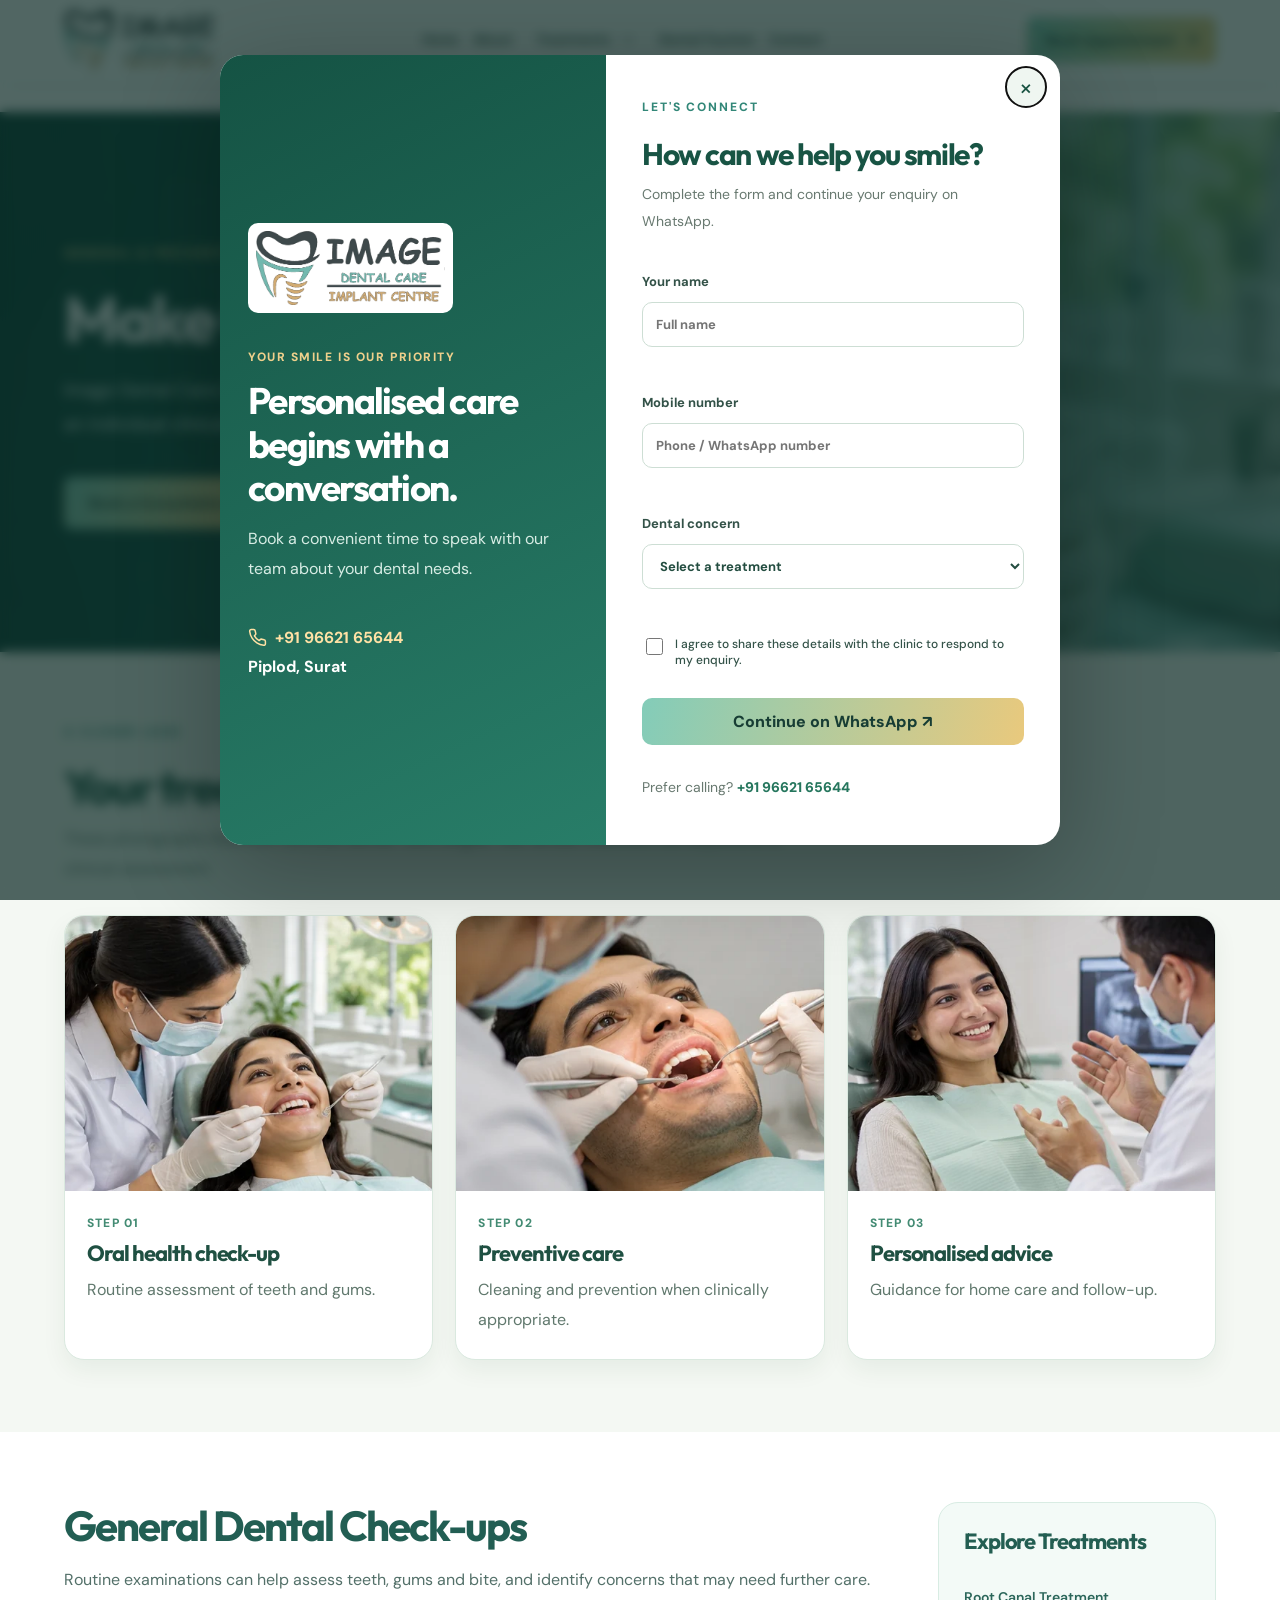
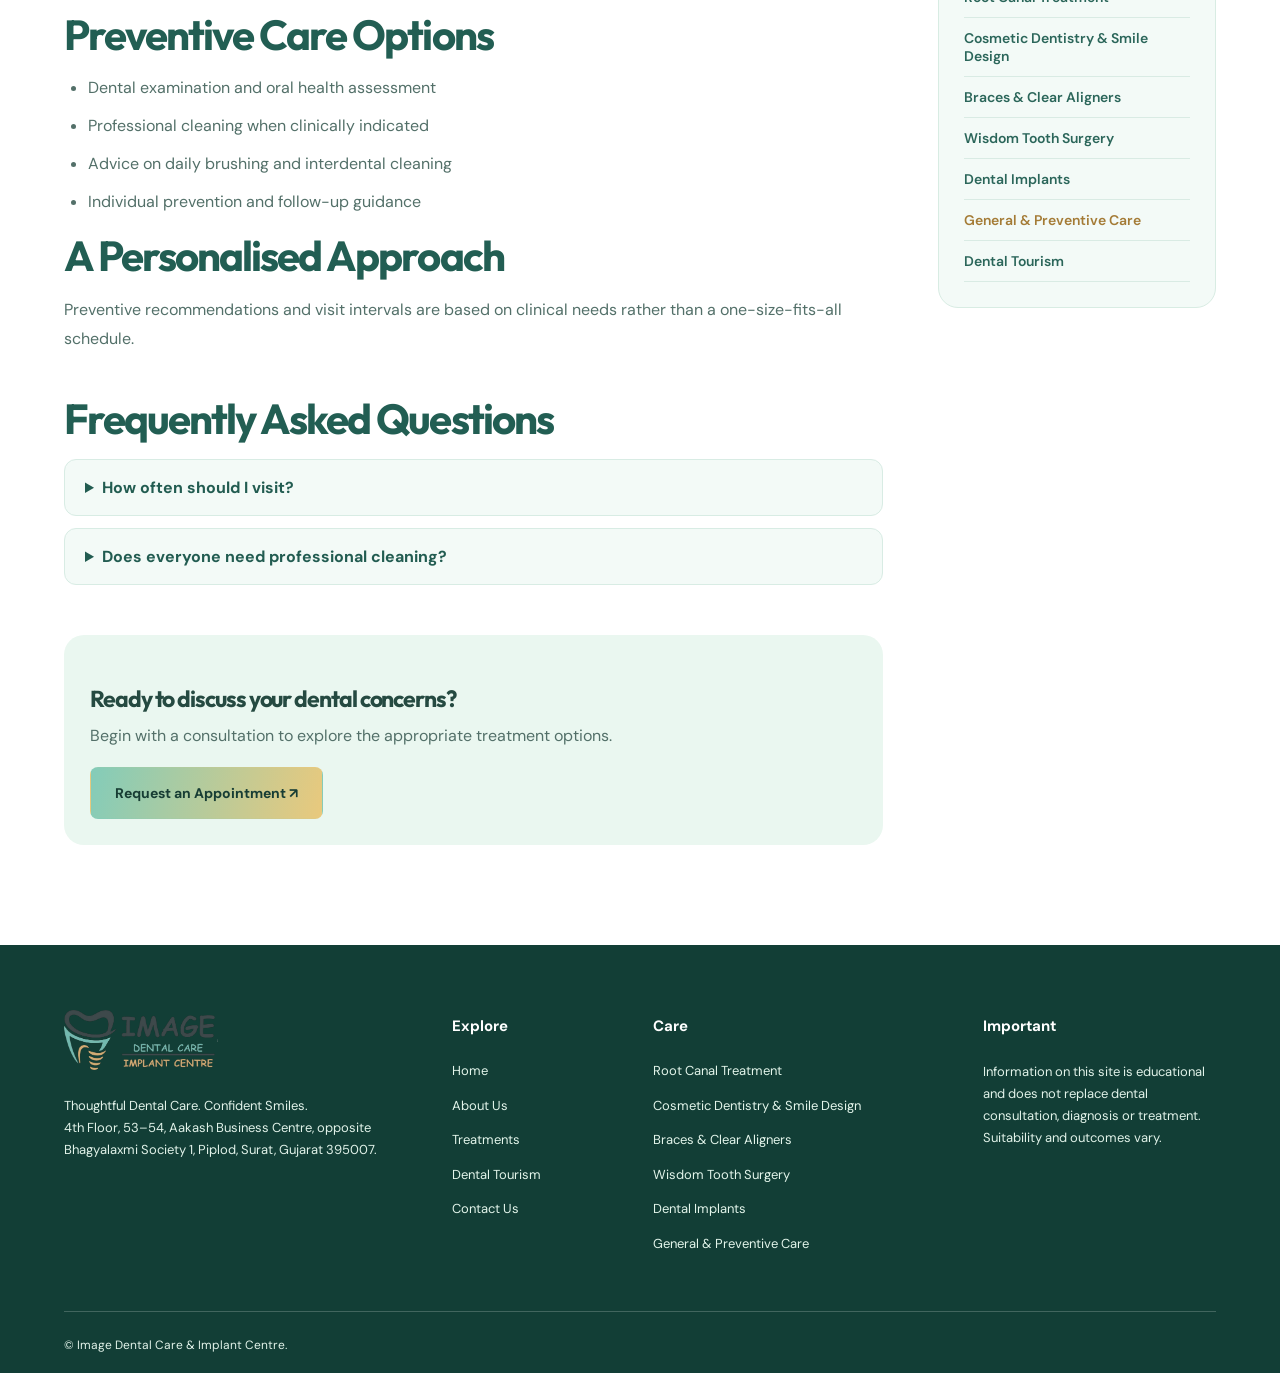
<file: general-dentistry.html>
<!DOCTYPE html>

<html lang="en">
<head>
<meta charset="utf-8"/>
<meta content="width=device-width, initial-scale=1" name="viewport"/>
<meta content="#277d70" name="theme-color"/>
<title>
   General &amp; Preventive Dentistry in Surat | Image Dental Care &amp; Implant Centre
  </title>
<meta content="Make Oral Health a Priority. Dental consultations at Image Dental Care &amp; Implant Centre, Piplod, Surat." name="description"/>
<link href="https://fonts.googleapis.com" rel="preconnect"/>
<link crossorigin="" href="https://fonts.gstatic.com" rel="preconnect"/>
<link href="https://fonts.googleapis.com/css2?family=DM+Sans:wght@400;500;600;700&amp;family=Outfit:wght@400;500;600;700;800&amp;display=swap" rel="stylesheet"/>
<link href="styles.css?v=yellow-headings-20261104" rel="stylesheet"/>
</head>
<body class="inner-page">
<header class="header" id="top">
<div class="shell navbar">
<a aria-label="Image Dental Care &amp; Implant Centre home" class="brand brand-logo" href="index.html#home">
<img alt="Image Dental Care &amp; Implant Centre" src="assets/images/logo-transparent.png"/>
</a>
<nav aria-label="Main navigation" class="navlinks" id="navlinks">
<a href="index.html#home">
      Home
     </a>
<a href="about.html">
      About
     </a>
<div class="nav-dropdown">
<button aria-controls="treatments-menu" aria-expanded="false" aria-haspopup="true" class="dropdown-trigger" type="button">
<span>Treatments</span>
<svg aria-hidden="true" class="dropdown-chevron" fill="none" height="16" stroke="currentColor" stroke-linecap="round" stroke-linejoin="round" stroke-width="2" viewbox="0 0 24 24" width="16"><path d="m6 9 6 6 6-6"></path></svg>
</button>
<div class="dropdown-menu" id="treatments-menu">
<p class="dropdown-heading">Explore our treatments</p>
<div class="dropdown-items">
<a href="root-canal-treatment.html">Root Canal Treatment <span aria-hidden="true">↗</span></a>
<a href="cosmetic-dentistry.html">Cosmetic Dentistry &amp; Smile Design <span aria-hidden="true">↗</span></a>
<a href="braces-clear-aligners.html">Braces &amp; Clear Aligners <span aria-hidden="true">↗</span></a>
<a href="wisdom-tooth-surgery.html">Wisdom Tooth Surgery <span aria-hidden="true">↗</span></a>
<a href="dental-implants.html">Dental Implants <span aria-hidden="true">↗</span></a>
<a href="general-dentistry.html">General &amp; Preventive Care <span aria-hidden="true">↗</span></a>
</div>
</div>
</div>
<a href="dental-tourism.html">
      Dental Tourism
     </a>
<a href="contact.html">
      Contact
     </a>
</nav>
<div class="nav-actions">
<button class="button primary compact" data-book="">
      Book Appointment
      <span>
       ↗
      </span>
</button>
<button aria-expanded="false" aria-label="Open menu" class="menu" id="menu">
      ☰
     </button>
</div>
</div>
</header>
<main class="service-page">
<section class="service-banner blended-service-hero" data-treatment-photo="true" style="--treatment-image: url('assets/images/general-dentistry-hero.webp');">
<div class="shell"><div class="service-banner-grid blended-service-grid"><div class="service-banner-content"><span class="kicker">GENERAL &amp; PREVENTIVE DENTISTRY IN SURAT</span><h1>Make Oral Health a Priority.</h1><p>Image Dental Care &amp; Implant Centre, Piplod, Surat. Treatment suitability is determined by an individual clinical assessment.</p><button class="button primary" data-book="" data-service="General &amp; Preventive Care">
      Book a Consultation ↗
     </button></div></div></div>
</section>
<section aria-labelledby="process-title" class="process-gallery"><div class="shell"><div class="process-heading"><span class="kicker">A CLOSER LOOK</span><h2 id="process-title">Your treatment journey</h2><p>These photographs illustrate common dental-care stages. Your actual treatment will depend on a clinical assessment.</p></div><div class="process-grid"><article class="process-card"><img alt="Illustration of oral health check-up" loading="lazy" src="assets/images/dental-examination.webp"/><div class="process-card-body"><span>STEP 01</span><h3>Oral health check-up</h3><p>Routine assessment of teeth and gums.</p></div></article><article class="process-card"><img alt="Illustration of preventive care" loading="lazy" src="assets/images/dental-treatment.webp"/><div class="process-card-body"><span>STEP 02</span><h3>Preventive care</h3><p>Cleaning and prevention when clinically appropriate.</p></div></article><article class="process-card"><img alt="Illustration of personalised advice" loading="lazy" src="assets/images/patient-consultation.webp"/><div class="process-card-body"><span>STEP 03</span><h3>Personalised advice</h3><p>Guidance for home care and follow-up.</p></div></article></div></div></section>
<div class="shell service-content">
<div class="service-layout">
<article class="service-article">
<section>
<h2>
        General Dental Check-ups
       </h2>
<p>
        Routine examinations can help assess teeth, gums and bite, and identify concerns that may need further care.
       </p>
</section>
<section>
<h2>
        Preventive Care Options
       </h2>
<ul>
<li>
         Dental examination and oral health assessment
        </li>
<li>
         Professional cleaning when clinically indicated
        </li>
<li>
         Advice on daily brushing and interdental cleaning
        </li>
<li>
         Individual prevention and follow-up guidance
        </li>
</ul>
</section>
<section>
<h2>
        A Personalised Approach
       </h2>
<p>
        Preventive recommendations and visit intervals are based on clinical needs rather than a one-size-fits-all schedule.
       </p>
</section>
<h2>
       Frequently Asked Questions
      </h2>
<details class="service-faq">
<summary>
        How often should I visit?
       </summary>
<p>
        Your dentist can recommend review frequency based on your individual oral health.
       </p>
</details>
<details class="service-faq">
<summary>
        Does everyone need professional cleaning?
       </summary>
<p>
        Cleaning needs depend on plaque, calculus, gums and clinical assessment.
       </p>
</details>
<div class="service-cta">
<h3>
        Ready to discuss your dental concerns?
       </h3>
<p>
        Begin with a consultation to explore the appropriate treatment options.
       </p>
<button class="button primary" data-book="" data-service="General &amp; Preventive Care">
        Request an Appointment ↗
       </button>
</div>
</article>
<aside class="service-sidebar">
<h3>
       Explore Treatments
      </h3>
<a class="" href="root-canal-treatment.html">
       Root Canal Treatment
      </a>
<a class="" href="cosmetic-dentistry.html">
       Cosmetic Dentistry &amp; Smile Design
      </a>
<a class="" href="braces-clear-aligners.html">
       Braces &amp; Clear Aligners
      </a>
<a class="" href="wisdom-tooth-surgery.html">
       Wisdom Tooth Surgery
      </a>
<a class="" href="dental-implants.html">
       Dental Implants
      </a>
<a class="active" href="general-dentistry.html">
       General &amp; Preventive Care
      </a>
<a class="" href="dental-tourism.html">
       Dental Tourism
      </a>
</aside>
</div>
</div>
</main>
<footer>
<div class="shell footgrid">
<div>
<a aria-label="Image Dental Care &amp; Implant Centre home" class="brand brand-logo" href="index.html#home">
<img alt="Image Dental Care &amp; Implant Centre" src="assets/images/logo-transparent.png"/>
</a>
<p>
      Thoughtful Dental Care. Confident Smiles.
      <br/>
      4th Floor, 53–54, Aakash Business Centre, opposite Bhagyalaxmi Society 1, Piplod, Surat, Gujarat 395007.
     </p>
</div>
<div><h4>Explore</h4><a href="index.html">Home</a><a href="about.html">About Us</a><a href="index.html#treatments">Treatments</a><a href="dental-tourism.html">Dental Tourism</a><a href="contact.html">Contact Us</a></div>
<div><h4>Care</h4><a href="root-canal-treatment.html">Root Canal Treatment</a><a href="cosmetic-dentistry.html">Cosmetic Dentistry &amp; Smile Design</a><a href="braces-clear-aligners.html">Braces &amp; Clear Aligners</a><a href="wisdom-tooth-surgery.html">Wisdom Tooth Surgery</a><a href="dental-implants.html">Dental Implants</a><a href="general-dentistry.html">General &amp; Preventive Care</a></div>
<div>
<h4>
      Important
     </h4>
<p>
      Information on this site is educational and does not replace dental consultation, diagnosis or treatment. Suitability and outcomes vary.
     </p>
</div>
</div>
<div class="shell foot-bottom">
<span>
     ©
     <span id="year">
</span>
     Image Dental Care &amp; Implant Centre.
    </span>
</div>
</footer>
<div aria-hidden="true" class="modal" id="bookingModal">
<div class="modal-overlay" data-close="">
</div>
<div aria-labelledby="modalTitle" aria-modal="true" class="modal-box" role="dialog">
<button aria-label="Close" class="modal-close" data-close="">
     ×
    </button>
<span class="kicker">
     APPOINTMENT ENQUIRY
    </span>
<h2 id="modalTitle">
     Start with a consultation.
    </h2>
<p>
     Enter your details to send an appointment enquiry on WhatsApp.
    </p>
<form id="modalForm">
<label>
      Name
      <input autocomplete="name" name="name" required=""/>
</label>
<label>
      Contact number
      <input autocomplete="tel" name="phone" required="" type="tel"/>
</label>
<label>
      Service
      <select id="modalService" name="service">
<option>
        General consultation
       </option>
<option>
        Braces &amp; Clear Aligners
       </option>
<option>
        Root Canal Treatment
       </option>
<option>
        Cosmetic Dentistry &amp; Smile Design
       </option>
<option>
        Wisdom Tooth Surgery
       </option>
<option>
        Dental Implants
       </option>
<option>
        Dental Tourism Enquiry
       </option>
</select>
</label>
<label>
      Preferred date
      <input id="modalDate" name="date" required="" type="date"/>
</label>
<button class="button dark full" type="submit">
      Continue to WhatsApp ↗
     </button>
<p class="form-status" role="status">
</p>
</form>
</div>
</div>
<script src="service.js">
</script>
<div class="lead-overlay" hidden="" id="leadOverlay"><div class="lead-backdrop" data-lead-close=""></div><div aria-labelledby="leadTitle" aria-modal="true" class="lead-dialog" role="dialog"><button aria-label="Close enquiry form" class="lead-close" data-lead-close="" type="button">×</button><div class="lead-aside"><img alt="Image Dental Care &amp; Implant Centre" src="assets/images/logo-transparent.png"/><span class="lead-kicker">YOUR SMILE IS OUR PRIORITY</span><h2>Personalised care begins with a conversation.</h2><p>Book a convenient time to speak with our team about your dental needs.</p><div class="lead-contact"><a href="tel:+919662165644"><svg aria-hidden="true" fill="none" stroke="currentColor" stroke-linecap="round" stroke-linejoin="round" stroke-width="1.9" viewbox="0 0 24 24" xmlns="http://www.w3.org/2000/svg"><path d="M22 16.92v3a2 2 0 0 1-2.18 2 19.79 19.79 0 0 1-8.63-3.07 19.5 19.5 0 0 1-6-6A19.79 19.79 0 0 1 2.12 4.18 2 2 0 0 1 4.11 2h3a2 2 0 0 1 2 1.72c.12.96.35 1.9.68 2.8a2 2 0 0 1-.45 2.11L8.09 9.91a16 16 0 0 0 6 6l1.28-1.25a2 2 0 0 1 2.11-.45c.9.33 1.84.56 2.8.68A2 2 0 0 1 22 16.92Z"></path></svg>+91 96621 65644</a><span>Piplod, Surat</span></div></div><div class="lead-form-wrap"><span class="kicker">LET'S CONNECT</span><h2 id="leadTitle">How can we help you smile?</h2><p>Complete the form and continue your enquiry on WhatsApp.</p><form id="leadForm"><label>Your name<input autocomplete="name" maxlength="100" name="name" placeholder="Full name" required=""/></label><label>Mobile number<input autocomplete="tel" inputmode="tel" maxlength="20" name="phone" placeholder="Phone / WhatsApp number" required=""/></label><label>Dental concern<select name="service" required=""><option value="">Select a treatment</option><option>General consultation</option><option>Root Canal Treatment</option><option>Cosmetic Dentistry &amp; Smile Design</option><option>Braces &amp; Clear Aligners</option><option>Wisdom Tooth Surgery</option><option>Dental Implants</option><option>Dental Tourism Enquiry</option></select></label><label class="lead-consent"><input required="" type="checkbox"/> I agree to share these details with the clinic to respond to my enquiry.</label><button class="lead-submit" type="submit">Continue on WhatsApp ↗</button><p class="lead-status" role="status"></p></form><p class="lead-call">Prefer calling? <a href="tel:+919662165644">+91 96621 65644</a></p></div></div></div><script defer="" src="lead.js"></script>
</body>
</html>
</file>
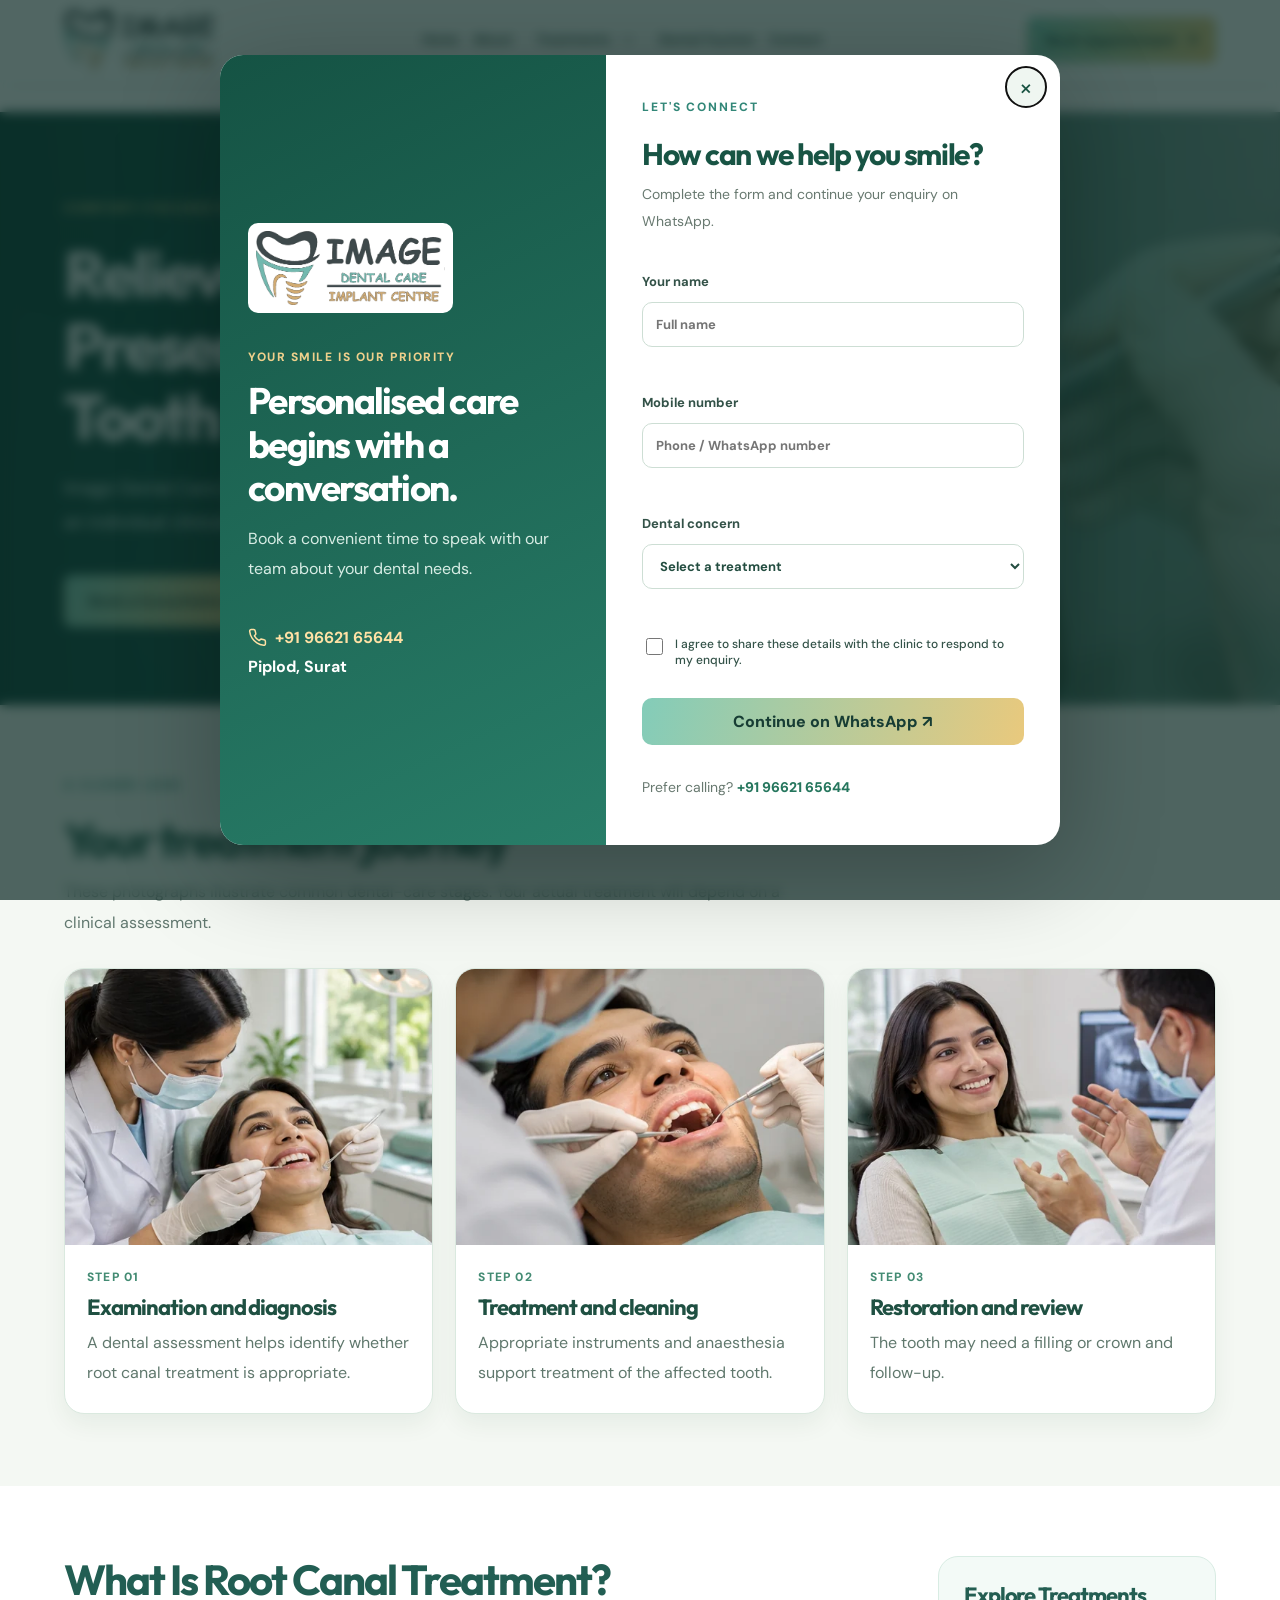
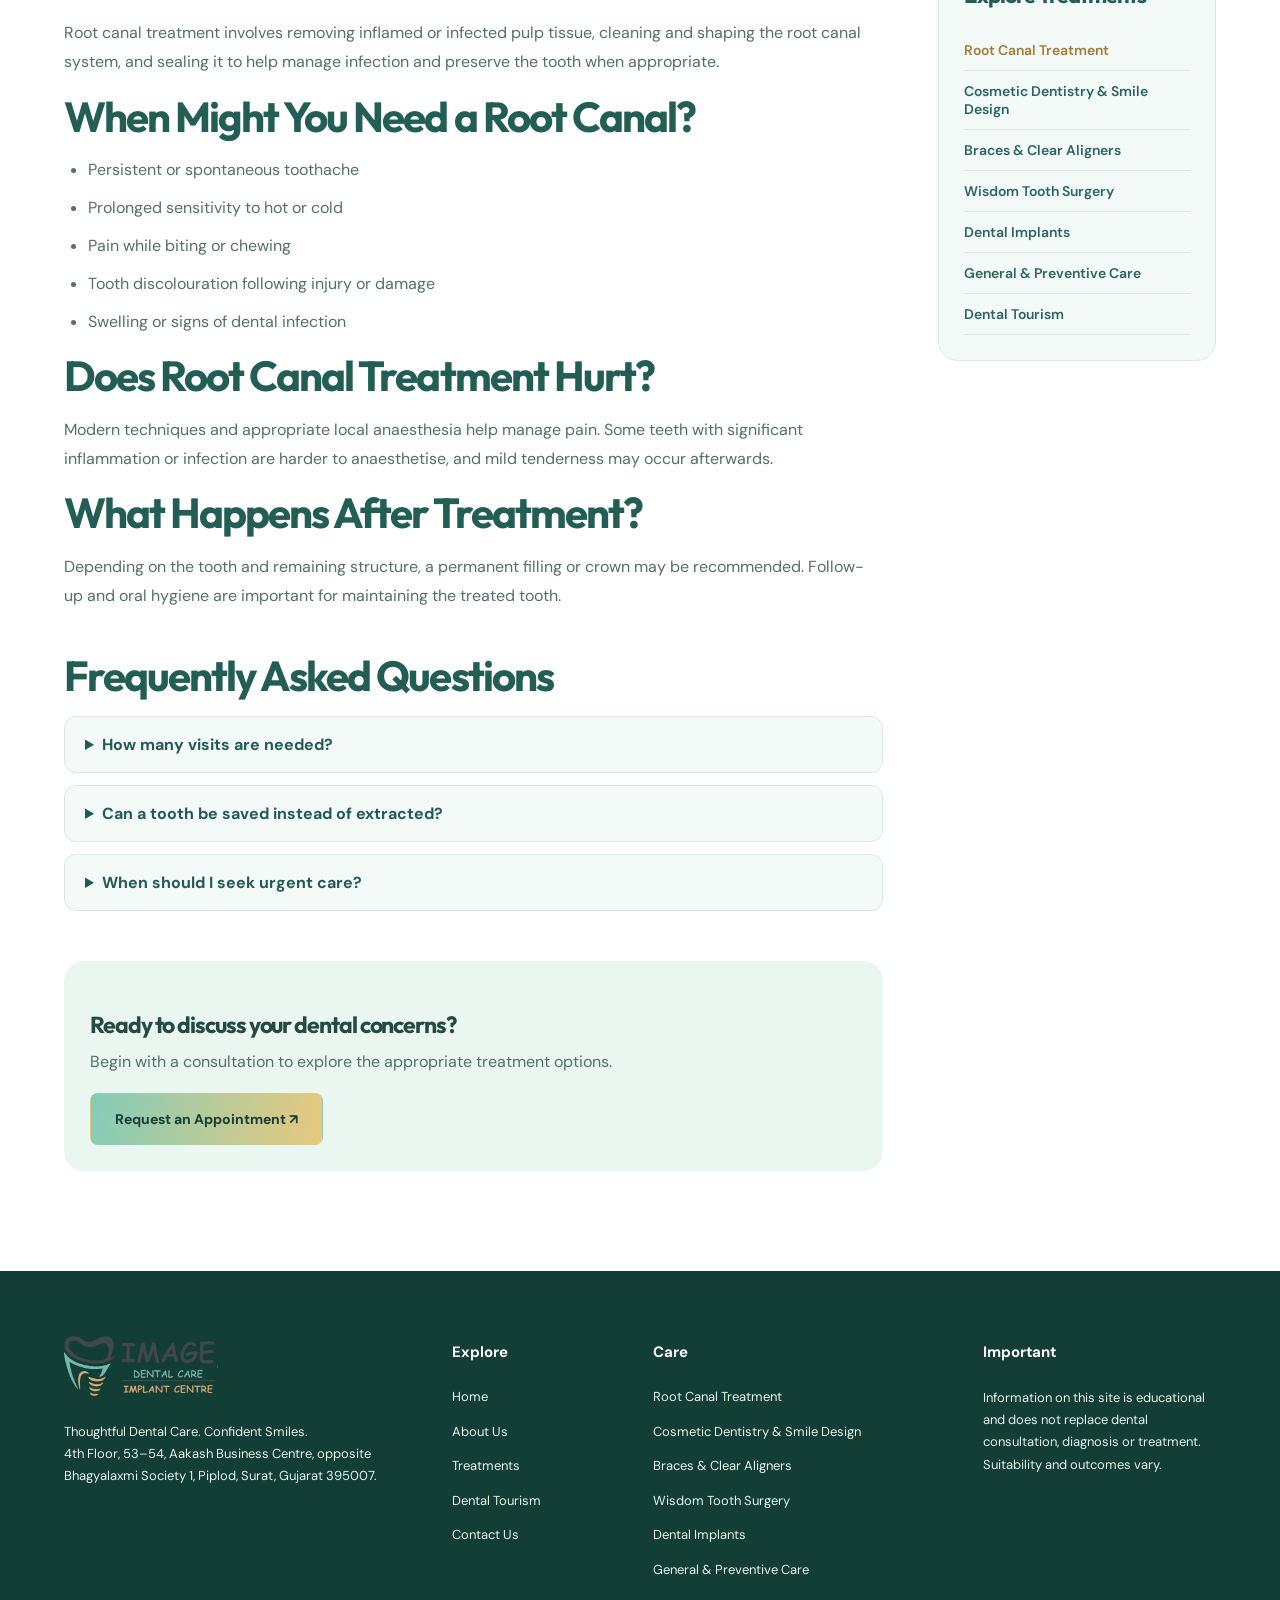
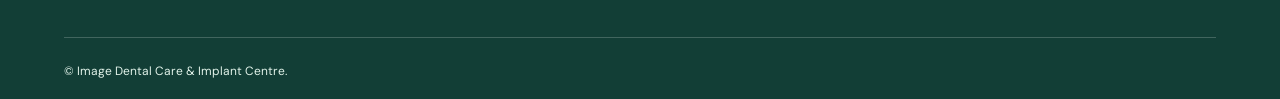
<file: root-canal-treatment.html>
<!DOCTYPE html>

<html lang="en">
<head>
<meta charset="utf-8"/>
<meta content="width=device-width, initial-scale=1" name="viewport"/>
<meta content="#277d70" name="theme-color"/>
<title>
   Comfort-Focused Root Canal Treatment in Piplod, Surat | Image Dental Care &amp; Implant Centre
  </title>
<meta content="Relieve Dental Discomfort. Preserve Your Natural Tooth When Possible. Dental consultations at Image Dental Care &amp; Implant Centre, Piplod, Surat." name="description"/>
<link href="https://fonts.googleapis.com" rel="preconnect"/>
<link crossorigin="" href="https://fonts.gstatic.com" rel="preconnect"/>
<link href="https://fonts.googleapis.com/css2?family=DM+Sans:wght@400;500;600;700&amp;family=Outfit:wght@400;500;600;700;800&amp;display=swap" rel="stylesheet"/>
<link href="styles.css?v=yellow-headings-20261104" rel="stylesheet"/>
</head>
<body class="inner-page">
<header class="header" id="top">
<div class="shell navbar">
<a aria-label="Image Dental Care &amp; Implant Centre home" class="brand brand-logo" href="index.html#home">
<img alt="Image Dental Care &amp; Implant Centre" src="assets/images/logo-transparent.png"/>
</a>
<nav aria-label="Main navigation" class="navlinks" id="navlinks">
<a href="index.html#home">
      Home
     </a>
<a href="about.html">
      About
     </a>
<div class="nav-dropdown">
<button aria-controls="treatments-menu" aria-expanded="false" aria-haspopup="true" class="dropdown-trigger" type="button">
<span>Treatments</span>
<svg aria-hidden="true" class="dropdown-chevron" fill="none" height="16" stroke="currentColor" stroke-linecap="round" stroke-linejoin="round" stroke-width="2" viewbox="0 0 24 24" width="16"><path d="m6 9 6 6 6-6"></path></svg>
</button>
<div class="dropdown-menu" id="treatments-menu">
<p class="dropdown-heading">Explore our treatments</p>
<div class="dropdown-items">
<a href="root-canal-treatment.html">Root Canal Treatment <span aria-hidden="true">↗</span></a>
<a href="cosmetic-dentistry.html">Cosmetic Dentistry &amp; Smile Design <span aria-hidden="true">↗</span></a>
<a href="braces-clear-aligners.html">Braces &amp; Clear Aligners <span aria-hidden="true">↗</span></a>
<a href="wisdom-tooth-surgery.html">Wisdom Tooth Surgery <span aria-hidden="true">↗</span></a>
<a href="dental-implants.html">Dental Implants <span aria-hidden="true">↗</span></a>
<a href="general-dentistry.html">General &amp; Preventive Care <span aria-hidden="true">↗</span></a>
</div>
</div>
</div>
<a href="dental-tourism.html">
      Dental Tourism
     </a>
<a href="contact.html">
      Contact
     </a>
</nav>
<div class="nav-actions">
<button class="button primary compact" data-book="">
      Book Appointment
      <span>
       ↗
      </span>
</button>
<button aria-expanded="false" aria-label="Open menu" class="menu" id="menu">
      ☰
     </button>
</div>
</div>
</header>
<main class="service-page">
<section class="service-banner blended-service-hero" data-treatment-photo="true" style="--treatment-image: url('assets/images/root-canal-hero.webp');">
<div class="shell"><div class="service-banner-grid blended-service-grid"><div class="service-banner-content"><span class="kicker">COMFORT-FOCUSED ROOT CANAL TREATMENT IN PIPLOD, SURAT</span><h1>Relieve Dental Discomfort. Preserve Your Natural Tooth When Possible.</h1><p>Image Dental Care &amp; Implant Centre, Piplod, Surat. Treatment suitability is determined by an individual clinical assessment.</p><button class="button primary" data-book="" data-service="Root Canal Treatment">
      Book a Consultation ↗
     </button></div></div></div>
</section>
<section aria-labelledby="process-title" class="process-gallery"><div class="shell"><div class="process-heading"><span class="kicker">A CLOSER LOOK</span><h2 id="process-title">Your treatment journey</h2><p>These photographs illustrate common dental-care stages. Your actual treatment will depend on a clinical assessment.</p></div><div class="process-grid"><article class="process-card"><img alt="Illustration of examination and diagnosis" loading="lazy" src="assets/images/dental-examination.webp"/><div class="process-card-body"><span>STEP 01</span><h3>Examination and diagnosis</h3><p>A dental assessment helps identify whether root canal treatment is appropriate.</p></div></article><article class="process-card"><img alt="Illustration of treatment and cleaning" loading="lazy" src="assets/images/dental-treatment.webp"/><div class="process-card-body"><span>STEP 02</span><h3>Treatment and cleaning</h3><p>Appropriate instruments and anaesthesia support treatment of the affected tooth.</p></div></article><article class="process-card"><img alt="Illustration of restoration and review" loading="lazy" src="assets/images/patient-consultation.webp"/><div class="process-card-body"><span>STEP 03</span><h3>Restoration and review</h3><p>The tooth may need a filling or crown and follow-up.</p></div></article></div></div></section>
<div class="shell service-content">
<div class="service-layout">
<article class="service-article">
<section>
<h2>
        What Is Root Canal Treatment?
       </h2>
<p>
        Root canal treatment involves removing inflamed or infected pulp tissue, cleaning and shaping the root canal system, and sealing it to help manage infection and preserve the tooth when appropriate.
       </p>
</section>
<section>
<h2>
        When Might You Need a Root Canal?
       </h2>
<ul>
<li>
         Persistent or spontaneous toothache
        </li>
<li>
         Prolonged sensitivity to hot or cold
        </li>
<li>
         Pain while biting or chewing
        </li>
<li>
         Tooth discolouration following injury or damage
        </li>
<li>
         Swelling or signs of dental infection
        </li>
</ul>
</section>
<section>
<h2>
        Does Root Canal Treatment Hurt?
       </h2>
<p>
        Modern techniques and appropriate local anaesthesia help manage pain. Some teeth with significant inflammation or infection are harder to anaesthetise, and mild tenderness may occur afterwards.
       </p>
</section>
<section>
<h2>
        What Happens After Treatment?
       </h2>
<p>
        Depending on the tooth and remaining structure, a permanent filling or crown may be recommended. Follow-up and oral hygiene are important for maintaining the treated tooth.
       </p>
</section>
<h2>
       Frequently Asked Questions
      </h2>
<details class="service-faq">
<summary>
        How many visits are needed?
       </summary>
<p>
        The number depends on the tooth, complexity and clinical condition.
       </p>
</details>
<details class="service-faq">
<summary>
        Can a tooth be saved instead of extracted?
       </summary>
<p>
        Many teeth can be preserved, but this depends on damage and other clinical factors.
       </p>
</details>
<details class="service-faq">
<summary>
        When should I seek urgent care?
       </summary>
<p>
        Facial swelling, fever or worsening pain requires prompt assessment. Breathing or swallowing difficulty requires emergency medical care.
       </p>
</details>
<div class="service-cta">
<h3>
        Ready to discuss your dental concerns?
       </h3>
<p>
        Begin with a consultation to explore the appropriate treatment options.
       </p>
<button class="button primary" data-book="" data-service="Root Canal Treatment">
        Request an Appointment ↗
       </button>
</div>
</article>
<aside class="service-sidebar">
<h3>
       Explore Treatments
      </h3>
<a class="active" href="root-canal-treatment.html">
       Root Canal Treatment
      </a>
<a class="" href="cosmetic-dentistry.html">
       Cosmetic Dentistry &amp; Smile Design
      </a>
<a class="" href="braces-clear-aligners.html">
       Braces &amp; Clear Aligners
      </a>
<a class="" href="wisdom-tooth-surgery.html">
       Wisdom Tooth Surgery
      </a>
<a class="" href="dental-implants.html">
       Dental Implants
      </a>
<a class="" href="general-dentistry.html">
       General &amp; Preventive Care
      </a>
<a class="" href="dental-tourism.html">
       Dental Tourism
      </a>
</aside>
</div>
</div>
</main>
<footer>
<div class="shell footgrid">
<div>
<a aria-label="Image Dental Care &amp; Implant Centre home" class="brand brand-logo" href="index.html#home">
<img alt="Image Dental Care &amp; Implant Centre" src="assets/images/logo-transparent.png"/>
</a>
<p>
      Thoughtful Dental Care. Confident Smiles.
      <br/>
      4th Floor, 53–54, Aakash Business Centre, opposite Bhagyalaxmi Society 1, Piplod, Surat, Gujarat 395007.
     </p>
</div>
<div><h4>Explore</h4><a href="index.html">Home</a><a href="about.html">About Us</a><a href="index.html#treatments">Treatments</a><a href="dental-tourism.html">Dental Tourism</a><a href="contact.html">Contact Us</a></div>
<div><h4>Care</h4><a href="root-canal-treatment.html">Root Canal Treatment</a><a href="cosmetic-dentistry.html">Cosmetic Dentistry &amp; Smile Design</a><a href="braces-clear-aligners.html">Braces &amp; Clear Aligners</a><a href="wisdom-tooth-surgery.html">Wisdom Tooth Surgery</a><a href="dental-implants.html">Dental Implants</a><a href="general-dentistry.html">General &amp; Preventive Care</a></div>
<div>
<h4>
      Important
     </h4>
<p>
      Information on this site is educational and does not replace dental consultation, diagnosis or treatment. Suitability and outcomes vary.
     </p>
</div>
</div>
<div class="shell foot-bottom">
<span>
     ©
     <span id="year">
</span>
     Image Dental Care &amp; Implant Centre.
    </span>
</div>
</footer>
<div aria-hidden="true" class="modal" id="bookingModal">
<div class="modal-overlay" data-close="">
</div>
<div aria-labelledby="modalTitle" aria-modal="true" class="modal-box" role="dialog">
<button aria-label="Close" class="modal-close" data-close="">
     ×
    </button>
<span class="kicker">
     APPOINTMENT ENQUIRY
    </span>
<h2 id="modalTitle">
     Start with a consultation.
    </h2>
<p>
     Enter your details to send an appointment enquiry on WhatsApp.
    </p>
<form id="modalForm">
<label>
      Name
      <input autocomplete="name" name="name" required=""/>
</label>
<label>
      Contact number
      <input autocomplete="tel" name="phone" required="" type="tel"/>
</label>
<label>
      Service
      <select id="modalService" name="service">
<option>
        General consultation
       </option>
<option>
        Braces &amp; Clear Aligners
       </option>
<option>
        Root Canal Treatment
       </option>
<option>
        Cosmetic Dentistry &amp; Smile Design
       </option>
<option>
        Wisdom Tooth Surgery
       </option>
<option>
        Dental Implants
       </option>
<option>
        Dental Tourism Enquiry
       </option>
</select>
</label>
<label>
      Preferred date
      <input id="modalDate" name="date" required="" type="date"/>
</label>
<button class="button dark full" type="submit">
      Continue to WhatsApp ↗
     </button>
<p class="form-status" role="status">
</p>
</form>
</div>
</div>
<script src="service.js">
</script>
<div class="lead-overlay" hidden="" id="leadOverlay"><div class="lead-backdrop" data-lead-close=""></div><div aria-labelledby="leadTitle" aria-modal="true" class="lead-dialog" role="dialog"><button aria-label="Close enquiry form" class="lead-close" data-lead-close="" type="button">×</button><div class="lead-aside"><img alt="Image Dental Care &amp; Implant Centre" src="assets/images/logo-transparent.png"/><span class="lead-kicker">YOUR SMILE IS OUR PRIORITY</span><h2>Personalised care begins with a conversation.</h2><p>Book a convenient time to speak with our team about your dental needs.</p><div class="lead-contact"><a href="tel:+919662165644"><svg aria-hidden="true" fill="none" stroke="currentColor" stroke-linecap="round" stroke-linejoin="round" stroke-width="1.9" viewbox="0 0 24 24" xmlns="http://www.w3.org/2000/svg"><path d="M22 16.92v3a2 2 0 0 1-2.18 2 19.79 19.79 0 0 1-8.63-3.07 19.5 19.5 0 0 1-6-6A19.79 19.79 0 0 1 2.12 4.18 2 2 0 0 1 4.11 2h3a2 2 0 0 1 2 1.72c.12.96.35 1.9.68 2.8a2 2 0 0 1-.45 2.11L8.09 9.91a16 16 0 0 0 6 6l1.28-1.25a2 2 0 0 1 2.11-.45c.9.33 1.84.56 2.8.68A2 2 0 0 1 22 16.92Z"></path></svg>+91 96621 65644</a><span>Piplod, Surat</span></div></div><div class="lead-form-wrap"><span class="kicker">LET'S CONNECT</span><h2 id="leadTitle">How can we help you smile?</h2><p>Complete the form and continue your enquiry on WhatsApp.</p><form id="leadForm"><label>Your name<input autocomplete="name" maxlength="100" name="name" placeholder="Full name" required=""/></label><label>Mobile number<input autocomplete="tel" inputmode="tel" maxlength="20" name="phone" placeholder="Phone / WhatsApp number" required=""/></label><label>Dental concern<select name="service" required=""><option value="">Select a treatment</option><option>General consultation</option><option>Root Canal Treatment</option><option>Cosmetic Dentistry &amp; Smile Design</option><option>Braces &amp; Clear Aligners</option><option>Wisdom Tooth Surgery</option><option>Dental Implants</option><option>Dental Tourism Enquiry</option></select></label><label class="lead-consent"><input required="" type="checkbox"/> I agree to share these details with the clinic to respond to my enquiry.</label><button class="lead-submit" type="submit">Continue on WhatsApp ↗</button><p class="lead-status" role="status"></p></form><p class="lead-call">Prefer calling? <a href="tel:+919662165644">+91 96621 65644</a></p></div></div></div><script defer="" src="lead.js"></script>
</body>
</html>
</file>
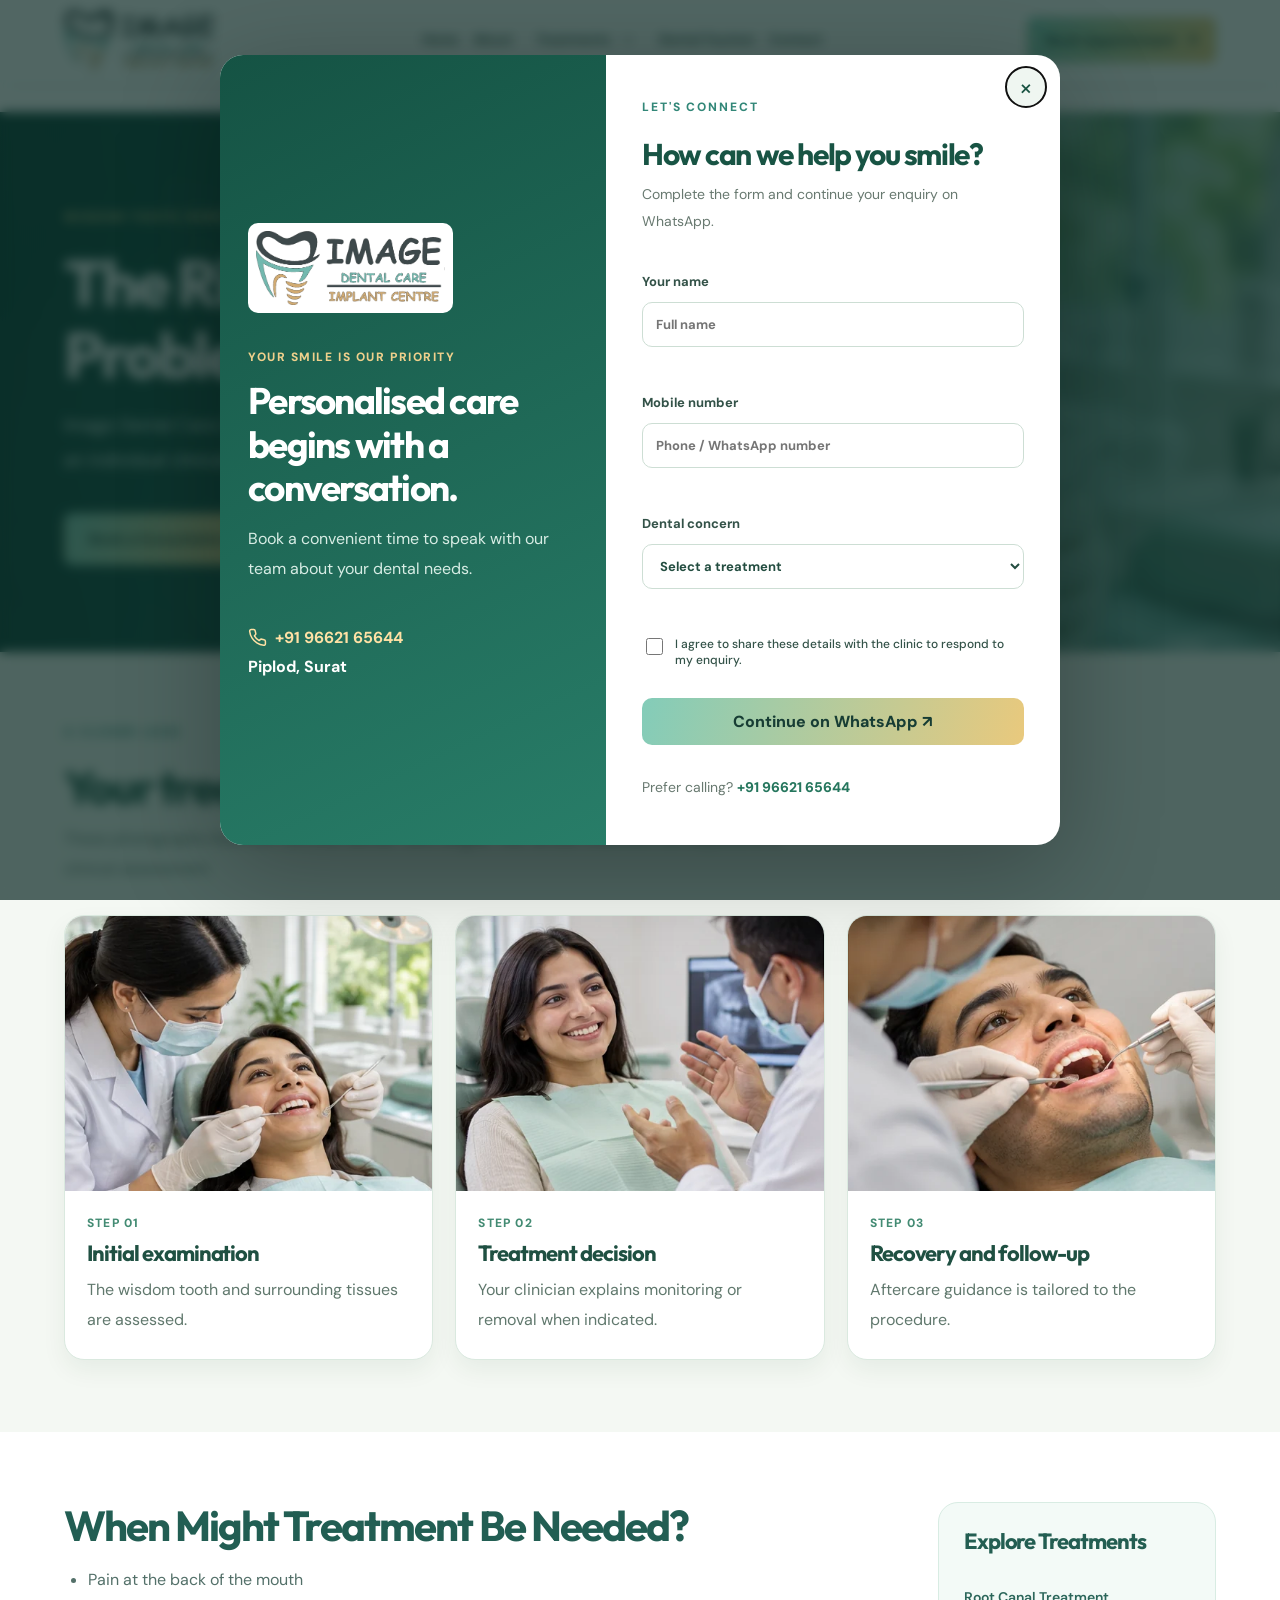
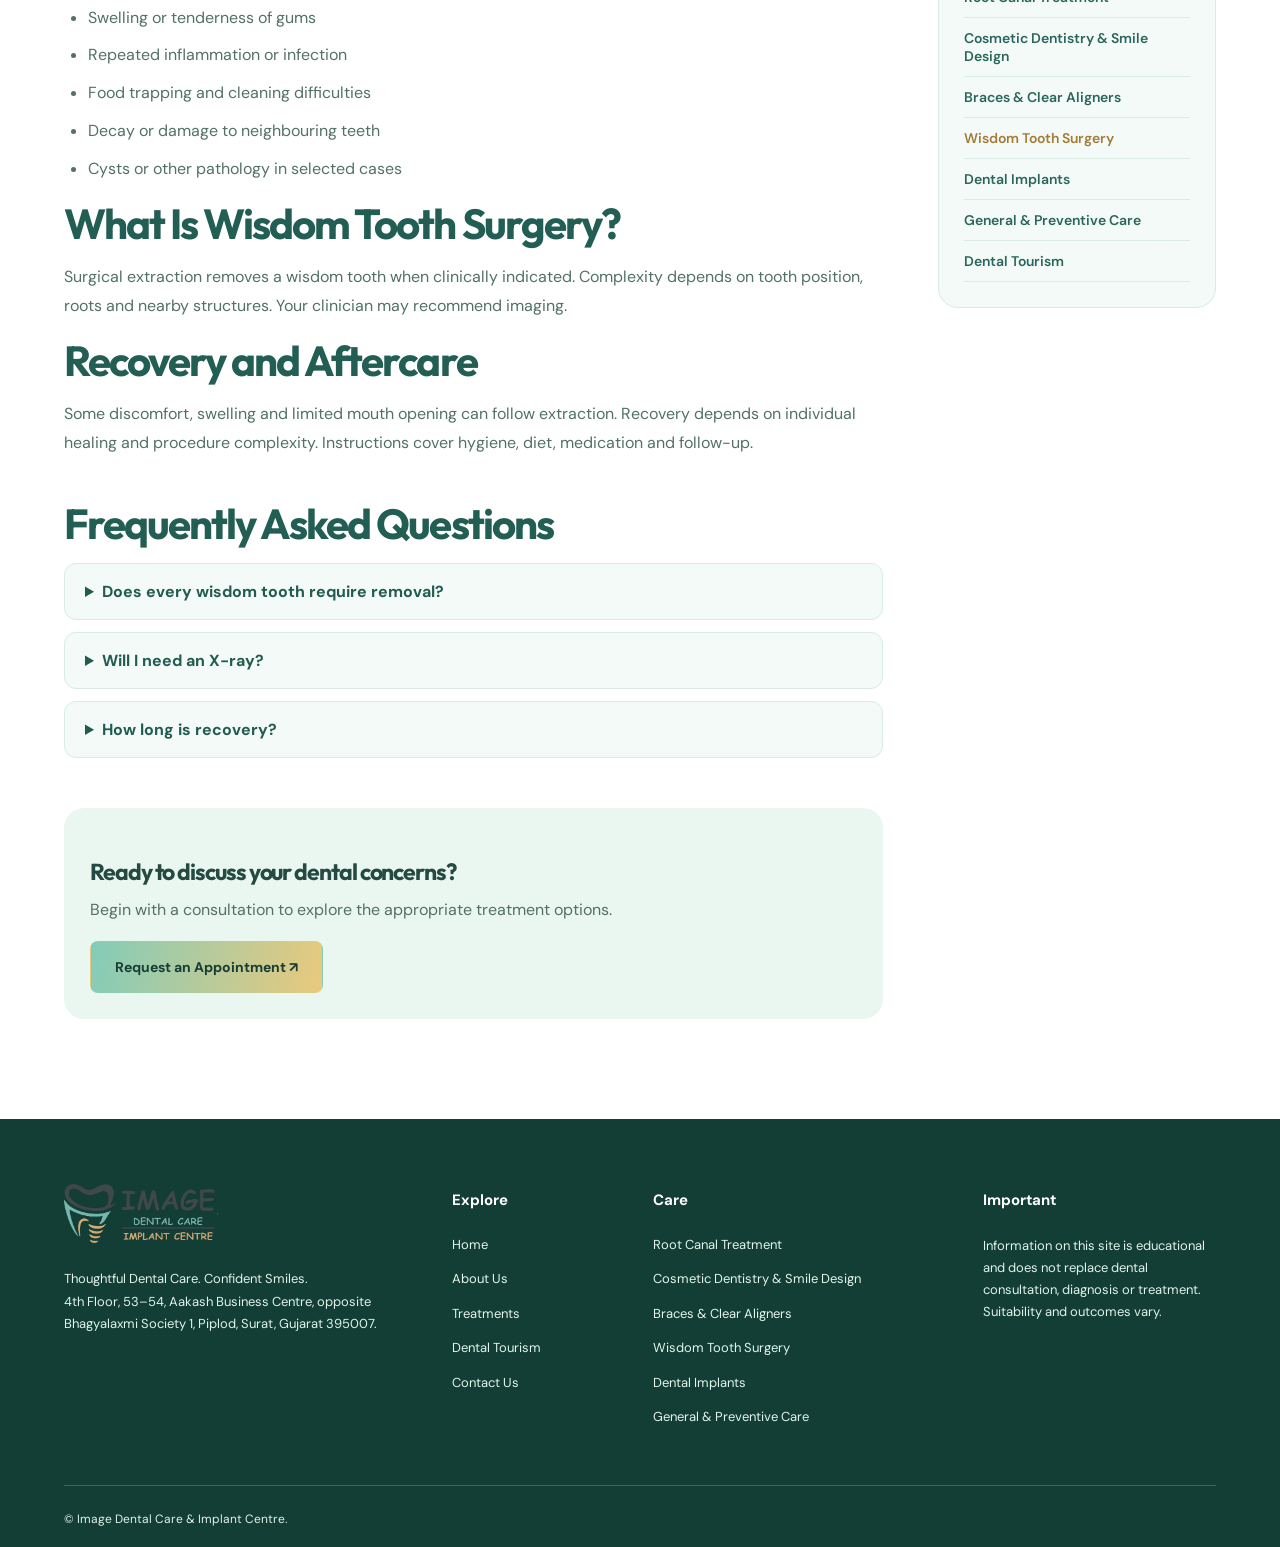
<file: wisdom-tooth-surgery.html>
<!DOCTYPE html>

<html lang="en">
<head>
<meta charset="utf-8"/>
<meta content="width=device-width, initial-scale=1" name="viewport"/>
<meta content="#277d70" name="theme-color"/>
<title>
   Wisdom Tooth Removal in Surat | Image Dental Care &amp; Implant Centre
  </title>
<meta content="The Right Care for Problematic Wisdom Teeth. Dental consultations at Image Dental Care &amp; Implant Centre, Piplod, Surat." name="description"/>
<link href="https://fonts.googleapis.com" rel="preconnect"/>
<link crossorigin="" href="https://fonts.gstatic.com" rel="preconnect"/>
<link href="https://fonts.googleapis.com/css2?family=DM+Sans:wght@400;500;600;700&amp;family=Outfit:wght@400;500;600;700;800&amp;display=swap" rel="stylesheet"/>
<link href="styles.css?v=yellow-headings-20261104" rel="stylesheet"/>
</head>
<body class="inner-page">
<header class="header" id="top">
<div class="shell navbar">
<a aria-label="Image Dental Care &amp; Implant Centre home" class="brand brand-logo" href="index.html#home">
<img alt="Image Dental Care &amp; Implant Centre" src="assets/images/logo-transparent.png"/>
</a>
<nav aria-label="Main navigation" class="navlinks" id="navlinks">
<a href="index.html#home">
      Home
     </a>
<a href="about.html">
      About
     </a>
<div class="nav-dropdown">
<button aria-controls="treatments-menu" aria-expanded="false" aria-haspopup="true" class="dropdown-trigger" type="button">
<span>Treatments</span>
<svg aria-hidden="true" class="dropdown-chevron" fill="none" height="16" stroke="currentColor" stroke-linecap="round" stroke-linejoin="round" stroke-width="2" viewbox="0 0 24 24" width="16"><path d="m6 9 6 6 6-6"></path></svg>
</button>
<div class="dropdown-menu" id="treatments-menu">
<p class="dropdown-heading">Explore our treatments</p>
<div class="dropdown-items">
<a href="root-canal-treatment.html">Root Canal Treatment <span aria-hidden="true">↗</span></a>
<a href="cosmetic-dentistry.html">Cosmetic Dentistry &amp; Smile Design <span aria-hidden="true">↗</span></a>
<a href="braces-clear-aligners.html">Braces &amp; Clear Aligners <span aria-hidden="true">↗</span></a>
<a href="wisdom-tooth-surgery.html">Wisdom Tooth Surgery <span aria-hidden="true">↗</span></a>
<a href="dental-implants.html">Dental Implants <span aria-hidden="true">↗</span></a>
<a href="general-dentistry.html">General &amp; Preventive Care <span aria-hidden="true">↗</span></a>
</div>
</div>
</div>
<a href="dental-tourism.html">
      Dental Tourism
     </a>
<a href="contact.html">
      Contact
     </a>
</nav>
<div class="nav-actions">
<button class="button primary compact" data-book="">
      Book Appointment
      <span>
       ↗
      </span>
</button>
<button aria-expanded="false" aria-label="Open menu" class="menu" id="menu">
      ☰
     </button>
</div>
</div>
</header>
<main class="service-page">
<section class="service-banner blended-service-hero" data-treatment-photo="true" style="--treatment-image: url('assets/images/wisdom-tooth-surgery-hero.webp');">
<div class="shell"><div class="service-banner-grid blended-service-grid"><div class="service-banner-content"><span class="kicker">WISDOM TOOTH REMOVAL IN SURAT</span><h1>The Right Care for Problematic Wisdom Teeth.</h1><p>Image Dental Care &amp; Implant Centre, Piplod, Surat. Treatment suitability is determined by an individual clinical assessment.</p><button class="button primary" data-book="" data-service="Wisdom Tooth Surgery">
      Book a Consultation ↗
     </button></div></div></div>
</section>
<section aria-labelledby="process-title" class="process-gallery"><div class="shell"><div class="process-heading"><span class="kicker">A CLOSER LOOK</span><h2 id="process-title">Your treatment journey</h2><p>These photographs illustrate common dental-care stages. Your actual treatment will depend on a clinical assessment.</p></div><div class="process-grid"><article class="process-card"><img alt="Illustration of initial examination" loading="lazy" src="assets/images/dental-examination.webp"/><div class="process-card-body"><span>STEP 01</span><h3>Initial examination</h3><p>The wisdom tooth and surrounding tissues are assessed.</p></div></article><article class="process-card"><img alt="Illustration of treatment decision" loading="lazy" src="assets/images/patient-consultation.webp"/><div class="process-card-body"><span>STEP 02</span><h3>Treatment decision</h3><p>Your clinician explains monitoring or removal when indicated.</p></div></article><article class="process-card"><img alt="Illustration of recovery and follow-up" loading="lazy" src="assets/images/dental-treatment.webp"/><div class="process-card-body"><span>STEP 03</span><h3>Recovery and follow-up</h3><p>Aftercare guidance is tailored to the procedure.</p></div></article></div></div></section>
<div class="shell service-content">
<div class="service-layout">
<article class="service-article">
<section>
<h2>
        When Might Treatment Be Needed?
       </h2>
<ul>
<li>
         Pain at the back of the mouth
        </li>
<li>
         Swelling or tenderness of gums
        </li>
<li>
         Repeated inflammation or infection
        </li>
<li>
         Food trapping and cleaning difficulties
        </li>
<li>
         Decay or damage to neighbouring teeth
        </li>
<li>
         Cysts or other pathology in selected cases
        </li>
</ul>
</section>
<section>
<h2>
        What Is Wisdom Tooth Surgery?
       </h2>
<p>
        Surgical extraction removes a wisdom tooth when clinically indicated. Complexity depends on tooth position, roots and nearby structures. Your clinician may recommend imaging.
       </p>
</section>
<section>
<h2>
        Recovery and Aftercare
       </h2>
<p>
        Some discomfort, swelling and limited mouth opening can follow extraction. Recovery depends on individual healing and procedure complexity. Instructions cover hygiene, diet, medication and follow-up.
       </p>
</section>
<h2>
       Frequently Asked Questions
      </h2>
<details class="service-faq">
<summary>
        Does every wisdom tooth require removal?
       </summary>
<p>
        No. Healthy teeth without problems may be monitored.
       </p>
</details>
<details class="service-faq">
<summary>
        Will I need an X-ray?
       </summary>
<p>
        Imaging may be needed to assess position, roots and nearby structures.
       </p>
</details>
<details class="service-faq">
<summary>
        How long is recovery?
       </summary>
<p>
        Recovery varies with surgical complexity and individual healing.
       </p>
</details>
<div class="service-cta">
<h3>
        Ready to discuss your dental concerns?
       </h3>
<p>
        Begin with a consultation to explore the appropriate treatment options.
       </p>
<button class="button primary" data-book="" data-service="Wisdom Tooth Surgery">
        Request an Appointment ↗
       </button>
</div>
</article>
<aside class="service-sidebar">
<h3>
       Explore Treatments
      </h3>
<a class="" href="root-canal-treatment.html">
       Root Canal Treatment
      </a>
<a class="" href="cosmetic-dentistry.html">
       Cosmetic Dentistry &amp; Smile Design
      </a>
<a class="" href="braces-clear-aligners.html">
       Braces &amp; Clear Aligners
      </a>
<a class="active" href="wisdom-tooth-surgery.html">
       Wisdom Tooth Surgery
      </a>
<a class="" href="dental-implants.html">
       Dental Implants
      </a>
<a class="" href="general-dentistry.html">
       General &amp; Preventive Care
      </a>
<a class="" href="dental-tourism.html">
       Dental Tourism
      </a>
</aside>
</div>
</div>
</main>
<footer>
<div class="shell footgrid">
<div>
<a aria-label="Image Dental Care &amp; Implant Centre home" class="brand brand-logo" href="index.html#home">
<img alt="Image Dental Care &amp; Implant Centre" src="assets/images/logo-transparent.png"/>
</a>
<p>
      Thoughtful Dental Care. Confident Smiles.
      <br/>
      4th Floor, 53–54, Aakash Business Centre, opposite Bhagyalaxmi Society 1, Piplod, Surat, Gujarat 395007.
     </p>
</div>
<div><h4>Explore</h4><a href="index.html">Home</a><a href="about.html">About Us</a><a href="index.html#treatments">Treatments</a><a href="dental-tourism.html">Dental Tourism</a><a href="contact.html">Contact Us</a></div>
<div><h4>Care</h4><a href="root-canal-treatment.html">Root Canal Treatment</a><a href="cosmetic-dentistry.html">Cosmetic Dentistry &amp; Smile Design</a><a href="braces-clear-aligners.html">Braces &amp; Clear Aligners</a><a href="wisdom-tooth-surgery.html">Wisdom Tooth Surgery</a><a href="dental-implants.html">Dental Implants</a><a href="general-dentistry.html">General &amp; Preventive Care</a></div>
<div>
<h4>
      Important
     </h4>
<p>
      Information on this site is educational and does not replace dental consultation, diagnosis or treatment. Suitability and outcomes vary.
     </p>
</div>
</div>
<div class="shell foot-bottom">
<span>
     ©
     <span id="year">
</span>
     Image Dental Care &amp; Implant Centre.
    </span>
</div>
</footer>
<div aria-hidden="true" class="modal" id="bookingModal">
<div class="modal-overlay" data-close="">
</div>
<div aria-labelledby="modalTitle" aria-modal="true" class="modal-box" role="dialog">
<button aria-label="Close" class="modal-close" data-close="">
     ×
    </button>
<span class="kicker">
     APPOINTMENT ENQUIRY
    </span>
<h2 id="modalTitle">
     Start with a consultation.
    </h2>
<p>
     Enter your details to send an appointment enquiry on WhatsApp.
    </p>
<form id="modalForm">
<label>
      Name
      <input autocomplete="name" name="name" required=""/>
</label>
<label>
      Contact number
      <input autocomplete="tel" name="phone" required="" type="tel"/>
</label>
<label>
      Service
      <select id="modalService" name="service">
<option>
        General consultation
       </option>
<option>
        Braces &amp; Clear Aligners
       </option>
<option>
        Root Canal Treatment
       </option>
<option>
        Cosmetic Dentistry &amp; Smile Design
       </option>
<option>
        Wisdom Tooth Surgery
       </option>
<option>
        Dental Implants
       </option>
<option>
        Dental Tourism Enquiry
       </option>
</select>
</label>
<label>
      Preferred date
      <input id="modalDate" name="date" required="" type="date"/>
</label>
<button class="button dark full" type="submit">
      Continue to WhatsApp ↗
     </button>
<p class="form-status" role="status">
</p>
</form>
</div>
</div>
<script src="service.js">
</script>
<div class="lead-overlay" hidden="" id="leadOverlay"><div class="lead-backdrop" data-lead-close=""></div><div aria-labelledby="leadTitle" aria-modal="true" class="lead-dialog" role="dialog"><button aria-label="Close enquiry form" class="lead-close" data-lead-close="" type="button">×</button><div class="lead-aside"><img alt="Image Dental Care &amp; Implant Centre" src="assets/images/logo-transparent.png"/><span class="lead-kicker">YOUR SMILE IS OUR PRIORITY</span><h2>Personalised care begins with a conversation.</h2><p>Book a convenient time to speak with our team about your dental needs.</p><div class="lead-contact"><a href="tel:+919662165644"><svg aria-hidden="true" fill="none" stroke="currentColor" stroke-linecap="round" stroke-linejoin="round" stroke-width="1.9" viewbox="0 0 24 24" xmlns="http://www.w3.org/2000/svg"><path d="M22 16.92v3a2 2 0 0 1-2.18 2 19.79 19.79 0 0 1-8.63-3.07 19.5 19.5 0 0 1-6-6A19.79 19.79 0 0 1 2.12 4.18 2 2 0 0 1 4.11 2h3a2 2 0 0 1 2 1.72c.12.96.35 1.9.68 2.8a2 2 0 0 1-.45 2.11L8.09 9.91a16 16 0 0 0 6 6l1.28-1.25a2 2 0 0 1 2.11-.45c.9.33 1.84.56 2.8.68A2 2 0 0 1 22 16.92Z"></path></svg>+91 96621 65644</a><span>Piplod, Surat</span></div></div><div class="lead-form-wrap"><span class="kicker">LET'S CONNECT</span><h2 id="leadTitle">How can we help you smile?</h2><p>Complete the form and continue your enquiry on WhatsApp.</p><form id="leadForm"><label>Your name<input autocomplete="name" maxlength="100" name="name" placeholder="Full name" required=""/></label><label>Mobile number<input autocomplete="tel" inputmode="tel" maxlength="20" name="phone" placeholder="Phone / WhatsApp number" required=""/></label><label>Dental concern<select name="service" required=""><option value="">Select a treatment</option><option>General consultation</option><option>Root Canal Treatment</option><option>Cosmetic Dentistry &amp; Smile Design</option><option>Braces &amp; Clear Aligners</option><option>Wisdom Tooth Surgery</option><option>Dental Implants</option><option>Dental Tourism Enquiry</option></select></label><label class="lead-consent"><input required="" type="checkbox"/> I agree to share these details with the clinic to respond to my enquiry.</label><button class="lead-submit" type="submit">Continue on WhatsApp ↗</button><p class="lead-status" role="status"></p></form><p class="lead-call">Prefer calling? <a href="tel:+919662165644">+91 96621 65644</a></p></div></div></div><script defer="" src="lead.js"></script>
</body>
</html>
</file>
<file: styles.css>
/*
 * Image Dental Care & Implant Centre
 * Color tokens and responsive styling. Customize :root first.
 */
:root {
    --blue:#103f34;
    --blue2:#428b6c;
    --text:#193f36;
    --muted:#637b72;
    --light:#f3f8f2;
    --line:#dbe8dd;
    --white:#fff
}
* {
    box-sizing:border-box
}
html {
    scroll-behavior:smooth;
    scroll-padding-top:90px
}
body {
    margin:0;
    font-family:'DM Sans',sans-serif;
    color:var(--text);
    background:#fff
}
button,input,select {
    font:inherit
}
button {
    cursor:pointer
}
a {
    color:inherit;
    text-decoration:none
}
img {
    display:block;
    max-width:100%
}
.shell {
    width:min(90%,1330px);
    margin:auto
}
.header {
    position:absolute;
    z-index:20;
    top:0;
    left:0;
    width:100%;
    color:#fff
}
.navbar {
    height:105px;
    display:flex;
    justify-content:space-between;
    align-items:center;
    gap:20px
}
.brand {
    display:flex;
    gap:10px;
    align-items:center;
    line-height:.95;
    letter-spacing:-.04em;
    font-family:Outfit,sans-serif;
    font-weight:500;
    font-size:23px;
    white-space:nowrap
}
.brand b {
    font-weight:800
}
.brand small {
    display:block;
    font-family:'DM Sans',sans-serif;
    font-size:8px;
    letter-spacing:.22em;
    font-weight:700;
    margin-top:8px
}
.tooth {
    font-size:37px;
    color:#edce6e;
    line-height:1
}
.navlinks {
    display:flex;
    gap:27px;
    align-items:center
}
.navlinks a {
    font-size:13px;
    font-weight:700;
    transition:opacity .2s
}
.navlinks a:hover {
    opacity:.7
}
.nav-actions {
    display:flex;
    gap:14px
}
.button {
    border:1px solid transparent;
    border-radius:8px;
    display:inline-flex;
    align-items:center;
    justify-content:center;
    gap:12px;
    padding:16px 24px;
    font-weight:700;
    font-size:14px;
    transition:transform .2s,background .2s,box-shadow .2s;
    text-align:center
}
.button:hover {
    transform:translateY(-2px);
    box-shadow:0 12px 30px #0002
}
.primary {
    background:#367f60;
    color:white
}
.ghost {
    color:white;
    border-color:#ffffff70;
    background:#ffffff0b
}
.dark {
    background:var(--blue);
    color:white
}
.ghost-dark {
    color:var(--blue);
    border-color:#a8d9ce
}
.compact {
    padding:13px 18px
}
.menu {
    display:none;
    color:white;
    font-size:26px;
    background:transparent;
    border:0
}
.hero {
    height:min(860px,100svh);
    min-height:620px;
    position:relative;
    overflow:hidden;
    background:#123e35;
    color:white
}
.slide {
    position:absolute;
    inset:0;
    background-image:var(--bg);
    background-size:cover;
    background-position:center;
    opacity:0;
    transform:scale(1.06);
    transition:opacity 1.2s ease,transform 6s ease
}
.slide.active {
    opacity:1;
    transform:scale(1)
}
.hero-overlay {
    position:absolute;
    inset:0;
    background:linear-gradient(90deg,#082e29f5 0%,#104336d9 32%,#295a4766 66%,#254a3a2b),linear-gradient(0deg,#13392e80,transparent 40%)
}
.hero-inner {
    position:relative;
    z-index:2;
    height:100%;
    display:flex;
    flex-direction:column;
    align-items:flex-start;
    justify-content:center;
    padding-top:90px
}
.kicker {
    display:block;
    color:#3d8765;
    letter-spacing:.16em;
    font-size:12px;
    font-weight:800;
    margin-bottom:22px
}
.bright {
    color:#e9eac1
}
h1,h2,h3,p {
    margin-top:0
}
h1,h2,h3 {
    font-family:Outfit,sans-serif;
    letter-spacing:-.047em
}
h1 {
    font-size:clamp(46px,5.1vw,79px);
    line-height:1.09;
    max-width:850px;
    margin-bottom:25px
}
h1 em,h2 em {
    font-style:normal;
    color:#e8cc73
}
.hero p {
    max-width:580px;
    font-size:17px;
    line-height:1.85;
    color:#e8f3e9
}
.hero-buttons {
    display:flex;
    gap:13px;
    flex-wrap:wrap;
    margin-top:17px
}
.hero-bottom {
    width:100%;
    display:flex;
    justify-content:space-between;
    align-items:end;
    position:absolute;
    bottom:50px;
    left:0
}
.hero-bottom b,.hero-bottom small {
    display:block
}
.hero-bottom b {
    font-size:17px
}
.hero-bottom small {
    font-size:13px;
    color:#d4e8da;
    margin-top:9px
}
.slider-controls {
    display:flex;
    align-items:center;
    gap:18px
}
.slider-controls button {
    width:41px;
    height:41px;
    background:#ffffff1a;
    color:white;
    border:1px solid #ffffff70;
    border-radius:50%;
    font-size:20px
}
.slider-controls span {
    font-size:12px;
    letter-spacing:.15em
}
.infobar {
    background:#8BCDBB;
    color:#154d42
}
.info-grid {
    display:grid;
    grid-template-columns:repeat(3,1fr);
    min-height:155px;
    align-items:center
}
.info-grid>div {
    display:flex;
    gap:22px;
    align-items:center;
    padding:28px 42px;
    border-right:1px solid #154d4226
}
.info-grid>div:last-child {
    border:0
}
.info-ico {
    font-size:35px;
    color:#d8b56a
}
.info-grid strong {
    display:block;
    font-size:18px;
    margin-bottom:9px
}
.info-grid strong,.info-grid a {
    color:#154d42
}
.info-grid small {
    font-size:13px;
    color:#2b6056;
    line-height:1.6;
    display:block
}
.section {
    padding:115px 0
}
.light {
    background:var(--light)
}
.split {
    display:grid;
    grid-template-columns:1fr 1fr;
    gap:clamp(45px,8vw,130px);
    align-items:center
}
h2 {
    font-size:clamp(37px,4.1vw,60px);
    line-height:1.13;
    margin-bottom:28px
}
h3 {
    font-size:29px;
    line-height:1.2
}
p {
    font-size:16px;
    color:var(--muted);
    line-height:1.9
}
.photo-stack {
    position:relative;
    padding:0 60px 45px 0
}
.bigphoto {
    width:86%;
    height:510px;
    object-fit:cover;
    border-radius:150px 18px 18px 18px
}
.smallphoto {
    width:44%;
    height:245px;
    object-fit:cover;
    position:absolute;
    right:0;
    bottom:0;
    border:8px solid white;
    border-radius:20px
}
.since {
    position:absolute;
    top:60px;
    right:0;
    background:#e7f4e9;
    padding:22px;
    border-radius:18px
}
.since b {
    font-size:42px;
    font-family:Outfit,sans-serif
}
.since small {
    font-size:12px;
    display:block
}
.pill-list {
    display:grid;
    grid-template-columns:1fr 1fr;
    gap:14px;
    margin:32px 0
}
.pill-list span {
    font-size:13px;
    font-weight:700
}
.section-head {
    text-align:center;
    max-width:780px;
    margin:0 auto 50px
}
.section-head p {
    max-width:630px;
    margin:auto
}
.cards {
    display:grid;
    grid-template-columns:repeat(3,1fr);
    gap:23px
}
.treatment-card {
    border-radius:17px;
    background:white;
    overflow:hidden;
    box-shadow:0 14px 34px #1829510b;
    transition:transform .2s
}
.treatment-card:hover {
    transform:translateY(-5px)
}
.treatment-card img {
    width:100%;
    height:230px;
    object-fit:cover
}
.card-body {
    padding:26px
}
.card-body span,.num {
    font-size:11px;
    letter-spacing:.13em;
    font-weight:800;
    color:#438c78
}
.card-body h3 {
    font-size:25px;
    margin:12px 0
}
.card-body p {
    font-size:14px;
    line-height:1.8
}
.card-body a {
    font-size:13px;
    font-weight:800;
    color:#287a68
}
.intro-align {
    margin-bottom:95px
}
.align-photo img {
    height:540px;
    width:100%;
    object-fit:cover;
    border-radius:140px 20px 20px 20px
}
.slim {
    margin-top:65px
}
.benefits {
    display:flex;
    flex-wrap:wrap;
    justify-content:center;
    gap:12px;
    margin:35px auto 64px;
    max-width:1050px
}
.benefits span {
    background:#edf7ed;
    color:#267e6f;
    border:1px solid #d5e6d6;
    border-radius:100px;
    padding:12px 20px;
    font-size:13px;
    font-weight:700
}
.option-grid {
    display:grid;
    grid-template-columns:1fr 1fr;
    gap:22px
}
.option {
    background:#f5f9f1;
    border:1px solid #dce9de;
    border-radius:20px;
    padding:44px
}
.option h3 {
    margin:17px 0
}
.option ul {
    padding-left:21px;
    line-height:2;
    font-size:14px
}
.fine {
    font-size:12px!important;
    color:#62796f
}
.comparison {
    padding:47px 8%;
    text-align:center;
    border-radius:20px;
    background:var(--blue);
    color:white;
    margin-top:30px
}
.comparison h3 {
    font-size:32px
}
.comparison p {
    color:#e0f0e4;
    max-width:750px;
    margin:auto
}
.steps {
    display:grid;
    grid-template-columns:repeat(5,1fr);
    gap:13px
}
.step {
    border-top:3px solid #85c6ae;
    padding:20px 12px
}
.step b {
    color:#378d76;
    font-size:12px
}
.step h3 {
    font-size:19px;
    margin:17px 0 9px
}
.step p {
    font-size:13px;
    line-height:1.8
}
.travel-note {
    margin:65px 0;
    background:#edf7ed;
    border-radius:18px;
    padding:40px;
    display:flex;
    align-items:center;
    justify-content:space-between;
    gap:40px
}
.travel-note p {
    max-width:760px;
    margin:0
}
.travel-note h3 {
    font-size:27px;
    margin:0 0 10px
}
.faqs {
    max-width:880px;
    margin:0 auto
}
.faqs details {
    border-bottom:1px solid var(--line);
    padding:19px 0
}
.faqs summary {
    font-weight:700;
    cursor:pointer;
    font-size:17px;
    padding-right:24px
}
.faqs p {
    font-size:14px;
    margin:12px 0
}
.smile-cta {
    background:linear-gradient(120deg,#125d53,#4a9a87);
    color:white;
    text-align:center;
    border-radius:24px;
    padding:60px 25px;
    margin-top:75px
}
.smile-cta h3 {
    font-size:35px
}
.smile-cta p {
    color:#e6f1e9
}
.smile-cta button {
    margin:5px
}
.why-list {
    margin-top:25px
}
.why-list>div {
    display:flex;
    gap:25px;
    padding:15px 0;
    border-bottom:1px solid #d9e7da;
    font-weight:700
}
.why-list b {
    color:#367f60
}
.round-photo {
    width:100%;
    height:550px;
    object-fit:cover;
    border-radius:20px 140px 20px 20px
}
.narrow {
    max-width:730px
}
.center {
    text-align:center
}
.tour-grid {
    display:grid;
    grid-template-columns:repeat(4,1fr);
    gap:22px;
    margin-top:65px
}
.tour-grid article {
    background:white;
    border-radius:14px;
    padding:25px
}
.tour-grid b {
    color:#3e8a73
}
.tour-grid h3 {
    font-size:22px;
    margin:14px 0
}
.tour-grid p {
    font-size:13px
}
.contact {
    color:white;
    background:linear-gradient(135deg,#115d52,#268474)
}
.contact h2 {
    color:white
}
.contact p {
    color:#d6e5d7
}
.contact-grid {
    display:grid;
    grid-template-columns:1fr 1fr;
    gap:12%;
    align-items:center
}
.contact-detail {
    display:grid;
    gap:9px;
    margin:30px 0;
    color:#e9f2e3
}
.contact-detail span {
    font-size:14px
}
.contact-card {
    background:white;
    color:var(--text);
    border-radius:20px;
    padding:38px
}
.contact-card h3 {
    font-size:30px
}
.contact-card p {
    font-size:13px
}
form label {
    font-size:12px;
    font-weight:700;
    display:block;
    margin:17px 0
}
form input,form select {
    width:100%;
    height:45px;
    border:1px solid #d7e4da;
    border-radius:8px;
    background:#fff;
    color:#245d51;
    padding:10px;
    margin-top:7px
}
.full {
    width:100%
}
.form-status {
    font-size:13px!important;
    color:#287c70!important
}
footer {
    background:#123e36;
    color:white;
    padding:65px 0 20px
}
.footgrid {
    display:grid;
    grid-template-columns:2fr 1fr 1fr 1.8fr;
    gap:45px
}
.footgrid a:not(.brand) {
    display:block;
    color:#dae8dc;
    font-size:13px;
    margin-top:15px
}
.footgrid p {
    font-size:13px;
    color:#cfdfd6;
    line-height:1.7;
    margin-top:25px
}
.footgrid h4 {
    font-size:15px;
    margin:6px 0 25px
}
.foot-bottom {
    margin-top:58px;
    border-top:1px solid #ffffff23;
    padding-top:25px;
    display:flex;
    justify-content:space-between;
    gap:15px;
    font-size:12px;
    color:#d4e3d9
}
.modal {
    position:fixed;
    inset:0;
    z-index:50;
    display:none
}
.modal.open {
    display:block
}
.modal-overlay {
    position:absolute;
    inset:0;
    background:#123e36d9
}
.modal-box {
    position:absolute;
    top:50%;
    left:50%;
    transform:translate(-50%,-50%);
    background:white;
    border-radius:20px;
    width:min(92%,520px);
    padding:38px;
    max-height:92vh;
    overflow-y:auto
}
.modal-box h2 {
    font-size:35px
}
.modal-box p {
    font-size:13px
}
.modal-close {
    position:absolute;
    right:18px;
    top:15px;
    border:0;
    background:transparent;
    font-size:29px
}
.reveal {
    opacity:0;
    transform:translateY(22px);
    transition:opacity .65s ease,transform .65s ease
}
.reveal.visible {
    opacity:1;
    transform:none
}
@media(max-width:1050px) {
    .navlinks {
        gap:13px
    }
    .navlinks a {
        font-size:12px
    }
    .brand {
        font-size:19px
    }
    .cards {
        grid-template-columns:repeat(2,1fr)
    }
    .steps {
        grid-template-columns:repeat(3,1fr)
    }
    .tour-grid {
        grid-template-columns:repeat(2,1fr)
    }
}
@media(max-width:800px) {
    .shell {
        width:min(91%,650px)
    }
    .navbar {
        height:82px
    }
    .navlinks {
        display:none;
        position:absolute;
        top:82px;
        left:0;
        right:0;
        background:#f2faf7;
        padding:22px 5%;
        flex-direction:column;
        align-items:stretch;
        gap:0;
        box-shadow:0 12px 20px #0002
    }
    .navlinks.open {
        display:flex
    }
    .navlinks a {
        font-size:15px;
        padding:13px
    }
    .menu {
        display:block
    }
    .nav-actions .compact {
        display:none
    }
    .hero {
        min-height:700px;
        height:90svh
    }
    .hero-inner {
        padding-top:115px
    }
    .hero-bottom {
        bottom:30px
    }
    .hero p {
        font-size:15px
    }
    .info-grid {
        grid-template-columns:1fr
    }
    .info-grid>div {
        border-right:0;
        border-bottom:1px solid #ffffff35;
        padding:22px 0
    }
    .info-grid>div:last-child {
        border:0
    }
    .section {
        padding:78px 0
    }
    .split,.contact-grid {
        grid-template-columns:1fr;
        gap:45px
    }
    .photo-stack {
        max-width:550px
    }
    .cards,.option-grid {
        grid-template-columns:1fr
    }
    .steps {
        grid-template-columns:repeat(2,1fr)
    }
    .travel-note {
        flex-direction:column;
        align-items:flex-start
    }
    .footgrid {
        grid-template-columns:repeat(2,1fr);
        gap:28px
    }
    .tour-grid {
        grid-template-columns:1fr 1fr
    }
    .round-photo {
        height:390px
    }
    .align-photo img {
        height:360px
    }
    .intro-align {
        margin-bottom:60px
    }
}
@media(max-width:520px) {
    .hero {
        min-height:660px
    }
    .hero-inner {
        justify-content:center
    }
    .hero h1 {
        font-size:42px
    }
    .hero-buttons {
        width:100%
    }
    .hero-buttons .button {
        padding:13px
    }
    .hero-bottom small {
        font-size:11px
    }
    .section {
        padding:65px 0
    }
    h2 {
        font-size:36px
    }
    .photo-stack {
        padding:0 30px 30px 0
    }
    .bigphoto {
        height:370px
    }
    .smallphoto {
        height:175px
    }
    .since {
        padding:14px
    }
    .since b {
        font-size:28px
    }
    .pill-list {
        grid-template-columns:1fr
    }
    .cards,.option-grid,.steps,.tour-grid,.footgrid {
        grid-template-columns:1fr
    }
    .option {
        padding:28px
    }
    .smile-cta {
        padding:40px 20px
    }
    .contact-card {
        padding:25px
    }
    .foot-bottom {
        flex-direction:column
    }
    .info-grid strong {
        font-size:16px
    }
    .slide {
        background-position:55% center
    }
}
@media(prefers-reduced-motion:reduce) {
    *,*:before,*:after {
        scroll-behavior:auto!important;
        animation:none!important;
        transition:none!important
    }
    .reveal {
        opacity:1;
        transform:none
    }
}

/* Green / ivory / muted yellow design refinements */
:root  {
     --accent-yellow: #f0d77d;
     --forest-deep: #103f34;
}
.header .tooth  {
     color: var(--accent-yellow);
}
.hero-overlay  {
     background: linear-gradient(90deg, rgba(7,43,35,.94) 0%, rgba(13,59,45,.79) 34%, rgba(17,60,46,.33) 68%, rgba(22,53,38,.14) 100%);
}
.hero h1 em  {
     color: var(--accent-yellow);
}
.hero .slide  {
     background-position: center 43%;
}
.primary:hover  {
     background: #23694f;
}
.infobar  {
     background: #103f34;
}
.image-note  {
     max-width: 900px;
     margin: 0 auto;
     padding: 12px 22px 24px;
     font-size: 11px;
     opacity: .72;
     text-align: center;
}
.button:focus-visible, a:focus-visible, input:focus-visible, select:focus-visible, summary:focus-visible  {
     outline: 3px solid var(--accent-yellow);
     outline-offset: 3px;
}
@media (max-width: 780px)  {
     .hero  {
         min-height: 680px;
    }
     .hero-overlay  {
         background: linear-gradient(90deg,rgba(7,43,35,.91),rgba(12,56,43,.55));
    }
     .hero .slide  {
         background-position: 59% center;
    }
}


/* ===========================================================
   LOGO-BASED BRAND UPDATE (v3)
   Kept original full-bleed hero slider and page structure.
   Colors: white / turquoise green / warm yellow.
   =========================================================== */
:root {
  --blue: #287c70;
  --blue2: #74bbb2;
  --text: #293e3b;
  --muted: #617b76;
  --light: #f2faf7;
  --line: #d9ece7;
  --accent-yellow: #e4bc7d;
  --forest-deep: #287c70;
}
.header {
  color: #263d39;
  background: rgba(255, 255, 255, .96);
  box-shadow: 0 2px 22px rgba(24, 78, 70, .06);
}
.brand-logo {
  flex: 0 0 auto;
  max-width: 220px;
}
.brand-logo img {
  width: 215px;
  height: auto;
  max-height: 81px;
  object-fit: contain;
}
.navlinks a { color:#293e3b; }
.menu { color:#293e3b; }
.primary {
  background: #8BCDBB;
  color: #243d38;
}
.primary:hover { background: #77BEAA; }
.dark { background:#237b71; color:white; }
.hero { background:#22786e; }
.hero-overlay {
  background: linear-gradient(90deg,rgba(20,91,79,.92) 0%,rgba(30,109,92,.78) 32%,rgba(25,102,83,.36) 66%,rgba(27,110,95,.12) 100%),linear-gradient(0deg,rgba(18,91,74,.24),transparent 45%);
}
.hero h1 em { color:#ffe0a2; }
.infobar { background:#268779; }
.info-ico { color:#ffe0a2; }
.kicker { color:#2c9081; }
.kicker.bright { color:#e9ca8e; }
.ghost-dark { border-color:#8ac9be; }

/* Dentist section deliberately separate from the homepage slider. */
.doctor-section { background: #f2faf7; }
.doctor-layout {
  display:grid;
  grid-template-columns:minmax(240px,.8fr) minmax(0,1.2fr);
  align-items:center;
  gap:clamp(28px,6vw,90px);
}
.doctor-image {
  background: white;
  border-radius: 34px;
  overflow:hidden;
  box-shadow: 0 18px 55px rgba(34,105,93,.12);
  border: 1px solid #e1efea;
  max-width: 440px;
}
.doctor-image img { display:block; width:100%; height:auto; }
.doctor-details h3 { font-size: 25px; color:#267e72; margin:18px 0 8px; }
.doctor-details p { color:#617b76; max-width:600px; }
.doctor-verification { font-size:13px; }
.doctor-details .button { margin-top:16px; }
@media (max-width:1050px) {
  .brand-logo img { width:185px; }
  .navlinks { gap:16px; }
}
@media (max-width:800px) {
  .doctor-layout { grid-template-columns:1fr; }
  .doctor-image { width:min(420px,100%); margin:auto; }
  .brand-logo img { width:175px; }
  .header { background:rgba(255,255,255,.97); }
  .navlinks.open { background:#fff; color:#293e3b; }
}
@media (max-width:520px) {
  .brand-logo img { width:155px; }
  .doctor-layout {gap:26px;}
}


/* ==========================================================
   FINAL LAYOUT AND BRAND CORRECTIONS — October 2026
   Keep color palette to white / teal-green / warm gold.
   These rules intentionally supersede older theme declarations.
   ========================================================== */
:root { --blue:#277d70; --blue2:#70b7a7; --text:#24433a; --accent-yellow:#e8c77c; }
html,body { overflow-x:clip; }
.header { background:rgba(255,255,255,.98); color:#26433e; }
.navbar { min-height:76px; height:auto; padding-block:10px; }
.brand-logo, .brand-logo img { flex-shrink:0; }
.brand-logo img { width:clamp(120px,12vw,158px) !important; height:auto; max-height:66px; object-fit:contain; }
.navlinks { gap:clamp(8px,1.1vw,20px); }
.navlinks a { color:#24433a; white-space:nowrap; }
.nav-dropdown { display:flex;align-items:center;gap:2px;position:relative; }
.dropdown-toggle { border:0;background:transparent;color:#246f61;font-size:20px;padding:5px 7px;line-height:1; }
.dropdown-menu { display:none;position:absolute;top:100%;left:0;min-width:290px;background:white;border-radius:12px;padding:9px;box-shadow:0 20px 48px #174c3d30;border:1px solid #d9e8e2;z-index:50; }
.dropdown-menu a { display:block;font-size:13px;padding:10px 12px;border-radius:7px;color:#25453d;white-space:normal; }
.dropdown-menu a:hover,.dropdown-menu a:focus-visible { background:#e8f5ef;opacity:1; }
.nav-dropdown:hover .dropdown-menu,.nav-dropdown:focus-within .dropdown-menu,.nav-dropdown.expanded .dropdown-menu { display:block; }
.menu { color:#27685d; }
.hero { min-height:720px;height:auto; }
.hero-inner { min-height:720px;height:auto; padding-top:145px;padding-bottom:50px;justify-content:center;gap:0; }
.hero h1 { font-size:clamp(40px,5vw,72px);max-width:820px;overflow-wrap:break-word; }
.hero p { max-width:610px; }
.hero-buttons { margin-top:22px;position:relative;z-index:2; }
.hero-bottom { position:static !important; margin-top:clamp(32px,6vh,75px);width:100%;align-items:center;gap:22px; }
.hero-bottom > span { flex:1;min-width:0; }
.hero-bottom small { white-space:normal; }
.slider-controls { flex-shrink:0; }
.infobar { background:#217a6e !important; }
.info-ico { color:#f1d08b; }
.primary { background:#8BCDBB;color:#173D34; }
.dark { background:#26796d; }
.ghost-dark { color:#26796d;border-color:#91c8bc; }
.kicker { color:#328778; }
.kicker.bright { color:#f1ce83; }
.card-body a, .treatment-card a, .why-list b { color:#247d6c !important; }
.comparison { background:linear-gradient(120deg,#216f65,#5ca991) !important; }
.travel-note { background:linear-gradient(120deg,#eaf6ed,#faf2dd) !important; }
.contact { background:linear-gradient(120deg,#125b52,#288676) !important; }
.contact h2 em,.smile-cta h3 em { color:#f1d38e; }
.contact-card .form-status {color:#237f6f!important;}
footer { background:#123e36 !important; }
footer a:hover { color:#e8c783; }
.doctor-section { background:#f2faf7; }
/* Service inner pages */
.service-page { padding-top:112px; }
.service-banner { background:linear-gradient(115deg,#125b52,#2c8a77);padding:88px 0 78px;color:white;overflow:hidden; }
.service-banner .kicker { color:#f1d38e; }
.service-banner-grid{display:grid;grid-template-columns:minmax(0,1.1fr) minmax(300px,.72fr);gap:48px;align-items:center;}
.service-banner-content h1 { font-size:clamp(38px,5vw,65px);max-width:900px;line-height:1.12;margin:12px 0 18px; }
.service-banner p { max-width:850px;color:#ebf6f1;font-size:18px; }
.service-banner .button {margin-top:18px;}
.service-banner-media{justify-self:end;width:min(100%,460px);}
.service-banner-card{position:relative;overflow:hidden;border-radius:28px;min-height:420px;border:1px solid rgba(255,255,255,.22);box-shadow:0 26px 60px rgba(7,41,34,.24);background:rgba(255,255,255,.08);}
.service-banner-card::after{content:"";position:absolute;inset:0;background:linear-gradient(160deg,rgba(10,63,52,.10),rgba(57,145,125,.28));pointer-events:none;}
.service-banner-card img{width:100%;height:100%;min-height:420px;object-fit:cover;display:block;}
.service-content { padding:70px 0 100px; }
.service-layout {display:grid;grid-template-columns:minmax(0,1fr) minmax(245px,.34fr);gap:55px;align-items:start;}
.service-article {min-width:0;}
.service-article h2 {font-size:clamp(27px,3.4vw,42px);color:#225e53;margin:42px 0 16px;}
.service-article h2:first-child {margin-top:0;}
.service-article h3 {font-size:23px;margin:24px 0 10px;color:#254a41;}
.service-article p,.service-article li {font-size:16px;color:#537069;line-height:1.8;}
.service-article ul,.service-article ol {padding-left:24px;}
.service-article li {margin-bottom:9px;}
.service-sidebar {position:sticky;top:95px;background:#f3faf7;border:1px solid #d8ece3;padding:25px;border-radius:20px;}
.service-sidebar h3 {font-size:22px;color:#235e52;}
.service-sidebar a:not(.button) {display:block;padding:11px 0;border-bottom:1px solid #d9ebe4;color:#2b665a;font-weight:600;font-size:14px;}
.service-sidebar a.active {color:#a47b36;}
.service-sidebar .button {margin-top:20px;width:100%;text-align:center;}
.service-faq {background:#f3faf7;border:1px solid #d8ece4;border-radius:12px;padding:0 20px;margin:12px 0;}
.service-faq summary {padding:17px 0;cursor:pointer;font-weight:700;color:#225c51;}
.service-faq p {margin-top:0;}
.service-cta {background:#eaf7f0;border-radius:20px;padding:26px;margin-top:50px;}
@media(max-width:1080px) { .navlinks {gap:10px;} .navlinks a {font-size:12px;} }
@media(max-width:800px) {
  .navbar {min-height:76px;}
  .navlinks {top:100%;max-height:calc(100dvh - 76px);overflow:auto;}
  .nav-dropdown {flex-wrap:wrap;width:100%;justify-content:space-between;}
  .dropdown-label {flex:1;}
  .dropdown-menu {position:static;min-width:0;width:100%;box-shadow:none;border:0;background:#f0f8f4;}
  .navlinks .dropdown-menu a {font-size:13px;padding:10px 12px;}
  .hero,.hero-inner {min-height:700px;}
  .hero-inner {padding-top:120px;padding-bottom:40px;}
  .hero-bottom {margin-top:34px;}
  .service-layout {grid-template-columns:1fr;}
  .service-sidebar {position:static;}
  .service-page {padding-top:76px;}
}
@media(max-width:520px) {
  .navbar {min-height:72px;}
  .brand-logo img {width:120px !important;max-height:60px;}
  .hero,.hero-inner {min-height:730px;}
  .hero-inner {padding-top:105px;padding-bottom:32px;}
  .hero h1 {font-size:clamp(33px,9vw,43px);line-height:1.12;}
  .hero-buttons {flex-direction:column;align-items:stretch;width:100%;}
  .hero-buttons .button {width:100%;white-space:normal;text-align:center;min-height:46px;}
  .hero-bottom {align-items:flex-start;gap:12px;flex-wrap:wrap;}
  .slider-controls {margin-left:auto;}
  .service-banner {padding:64px 0 55px;}
  .service-banner-grid{grid-template-columns:1fr;gap:28px;}
  .service-banner-media{justify-self:start;max-width:100%;}
  .service-banner-card, .service-banner-card img{min-height:300px;}
  .service-content {padding:52px 0 70px;}
}
@media(prefers-reduced-motion:reduce) { .slide {transition:none!important;} .reveal {transform:none!important;transition:none!important;opacity:1!important;} }


/* ==========================================
   Treatments navigation — refined dropdown
   One aligned clickable control + card menu
   ========================================== */
.navlinks .nav-dropdown { position:relative; display:flex; align-items:center; flex:0 0 auto; }
.navlinks .dropdown-trigger {
  display:inline-flex; align-items:center; justify-content:center; gap:9px;
  border:1px solid transparent; border-radius:10px;
  background:transparent; color:#24483e; font:inherit; font-weight:700;
  line-height:1.2; padding:11px 12px; white-space:nowrap;
  cursor:pointer; transition:color .2s,background .2s,border-color .2s;
}
.navlinks .dropdown-trigger:hover,
.navlinks .dropdown-trigger:focus-visible,
.navlinks .nav-dropdown.expanded .dropdown-trigger {
  background:#eaf7ef; border-color:#c7e6d7; color:#176c57;
}
.navlinks .dropdown-trigger:focus-visible {outline:2px solid #28856a;outline-offset:2px;}
.dropdown-chevron {flex:none;transition:transform .2s ease;}
.nav-dropdown.expanded .dropdown-chevron {transform:rotate(180deg);}
.navlinks .dropdown-menu {
  display:block; position:absolute; top:calc(100% + 12px); left:50%;
  transform:translate(-50%,-7px); width:min(570px,calc(100vw - 32px));
  padding:18px; border:1px solid #dbeae2; border-radius:18px;
  background:#fff; box-shadow:0 22px 60px rgba(16,69,47,.17);
  z-index:100; opacity:0; visibility:hidden; pointer-events:none;
  transition:opacity .18s ease,transform .18s ease,visibility .18s ease;
}
.navlinks .nav-dropdown.expanded .dropdown-menu {
  opacity:1;visibility:visible;pointer-events:auto;transform:translate(-50%,0);
}
.navlinks .dropdown-heading {
  margin:0 0 11px; padding:0 7px 10px;
  color:#4d7e6c; font-size:12px; font-weight:800;
  letter-spacing:.09em; text-transform:uppercase; border-bottom:1px solid #e9f0eb;
}
.navlinks .dropdown-items {display:grid;grid-template-columns:repeat(2,minmax(0,1fr));gap:5px;}
.navlinks .dropdown-items a {
  display:flex;justify-content:space-between;align-items:center;gap:10px;
  padding:13px 12px; border-radius:10px;
  color:#23483b; font-size:13px; font-weight:650; white-space:normal;
  line-height:1.35; transition:background .18s,color .18s;
}
.navlinks .dropdown-items a span {color:#70a991;font-size:17px;flex:none;}
.navlinks .dropdown-items a:hover,.navlinks .dropdown-items a:focus-visible {
  background:#eaf7ef; color:#176c57;
}
@media (max-width:800px) {
  .navlinks .nav-dropdown {width:100%;display:block;}
  .navlinks .dropdown-trigger {width:100%;justify-content:space-between;padding:13px 14px;}
  .navlinks .dropdown-menu {
    position:static;left:auto;top:auto;transform:none !important;
    width:100%;min-width:0;padding:0 8px;max-height:0;overflow:hidden;
    opacity:0;visibility:hidden;box-shadow:none;border:0;border-radius:12px;
    background:#f1f8f4;transition:max-height .24s ease,opacity .18s ease,padding .18s ease;
  }
  .navlinks .nav-dropdown.expanded .dropdown-menu {
    max-height:700px;visibility:visible;opacity:1;padding:12px 8px;margin-top:5px;
  }
  .navlinks .dropdown-items {grid-template-columns:1fr;}
  .navlinks .dropdown-items a {padding:11px 12px;font-size:13px;}
}
@media (prefers-reduced-motion:reduce) {
  .navlinks .dropdown-menu,.dropdown-chevron {transition:none;}
}

/* Header stability: nav never wraps outside its row. */
.navbar {display:flex;align-items:center;justify-content:space-between;flex-wrap:nowrap;gap:14px;}
.navlinks {display:flex;align-items:center;justify-content:center;flex:1 1 auto;min-width:0;gap:clamp(8px,1.1vw,17px);}
.navlinks > a, .navlinks > .nav-dropdown {flex:0 0 auto;}
.nav-actions {display:flex;align-items:center;flex:0 0 auto;}
.navlinks .dropdown-trigger {font-size:13px;padding:9px 8px;}
@media(max-width:1160px) {
  .navlinks {display:none;position:absolute;top:100%;left:0;right:0;flex-direction:column;align-items:stretch;justify-content:flex-start;gap:0;padding:15px max(20px,5%);background:white;box-shadow:0 16px 30px rgba(0,0,0,.1);max-height:calc(100dvh - 76px);overflow-y:auto;}
  .navlinks.open {display:flex;}
  .navlinks > a {width:100%;font-size:15px;padding:13px;}
  .navlinks .nav-dropdown {width:100%;display:block;}
  .navlinks .dropdown-trigger {width:100%;display:flex;justify-content:space-between;font-size:15px;padding:13px;}
  .navlinks .dropdown-menu {position:static;left:auto;top:auto;transform:none!important;width:100%;min-width:0;padding:0;max-height:0;overflow:hidden;opacity:0;visibility:hidden;pointer-events:none;box-shadow:none;border:0;border-radius:12px;background:#f1f8f4;transition:max-height .2s ease,opacity .2s ease;}
  .navlinks .nav-dropdown.expanded .dropdown-menu {max-height:650px;opacity:1;visibility:visible;pointer-events:auto;padding:12px;margin-top:5px;}
  .navlinks .dropdown-items {grid-template-columns:1fr;}
  .menu {display:block;}
  .nav-actions .compact {display:none;}
}


/* === ABOUT PAGE: responsive sections and team profiles === */
.about-inner {overflow:clip;color:#23493d;}
.about-intro {padding:90px 0 84px;background:linear-gradient(120deg,#f0f8f3 0%,#ffffff 58%,#f9f3e3 100%);}
.about-intro-layout {display:grid;grid-template-columns:1.08fr .92fr;align-items:center;gap:clamp(32px,6vw,100px);}
.about-intro h1 {font-size:clamp(42px,5.5vw,76px);line-height:1.06;letter-spacing:-.035em;margin:14px 0 24px;color:#153d34;}
.about-intro h1 em,.about-inner h2 em {color:#48977c;font-style:normal;}
.about-intro p {font-size:clamp(16px,1.5vw,20px);max-width:590px;line-height:1.75;color:#536d64;}
.about-intro .button {margin-top:20px;}
.about-intro-photo {border-radius:28px;overflow:hidden;background:#e6f2eb;max-width:440px;justify-self:center;box-shadow:0 20px 70px #0b3a2619;}
.about-intro-photo img {width:100%;height:480px;object-fit:cover;object-position:center 25%;}
.about-story-layout {display:grid;grid-template-columns:1fr 1fr;gap:65px;align-items:center;}
.about-inner h2 {font-size:clamp(35px,4vw,58px);line-height:1.1;letter-spacing:-.03em;color:#183e34;margin:15px 0 24px;}
.about-inner p {line-height:1.78;}
.about-story-points {display:grid;gap:14px;}
.about-story-points>div {display:grid;grid-template-columns:45px 1fr;gap:2px 12px;border-bottom:1px solid #dce9df;padding:15px 0;}
.about-story-points span {grid-row:span 2;color:#439a79;font-size:21px;font-weight:800;}
.about-story-points strong {font-size:19px;}
.about-story-points p {margin:0;color:#658078;}
.about-value-grid {display:grid;grid-template-columns:repeat(2,minmax(0,1fr));gap:23px;}
.about-value-card {border:1px solid #dcece2;border-radius:24px;background:#fff;padding:38px;box-shadow:0 9px 28px #14352709;}
.about-value-card h3 {font-size:28px;margin:12px 0;}
.about-value-card p {color:#5c746b;}
.value-icon {display:grid;place-items:center;width:55px;height:55px;background:#e8f6ec;color:#338768;border-radius:16px;font-size:25px;}
.about-milestones {padding:34px 0;background:#155345;color:#fff;}
.milestone-grid {display:grid;grid-template-columns:.7fr 1fr 1.65fr;gap:28px;}
.milestone-grid>div {display:flex;flex-direction:column;gap:5px;border-right:1px solid #ffffff30;padding:15px 27px 15px 0;}
.milestone-grid>div:last-child {border:0;}
.milestone-grid strong {font-size:clamp(23px,2.5vw,38px);font-weight:800;color:#eed38b;}
.milestone-grid span {color:#e7f3e8;font-size:14px;line-height:1.6;}
.about-team-section .section-head {max-width:800px;}
.founder-feature {display:grid;grid-template-columns:.72fr 1.28fr;gap:40px;align-items:center;background:#eaf6ed;border:1px solid #d3eadd;border-radius:26px;padding:30px;margin:35px 0 70px;}
.founder-image {border-radius:22px;overflow:hidden;max-height:480px;background:#fff;}
.founder-image img {width:100%;height:480px;object-fit:cover;object-position:center 20%;}
.founder-feature h3 {font-size:clamp(29px,3vw,42px);margin:10px 0;color:#174f40;}
.founder-feature strong {display:block;color:#368b70;margin-bottom:15px;font-size:16px;}
.founder-feature p {color:#50695f;}
.team-heading {margin:55px 0 23px;}
.team-heading h3 {font-size:clamp(25px,3vw,34px);margin:0;color:#1a4d40;}
.team-heading p {margin:7px 0;color:#64796f;}
.team-profile-grid {display:grid;grid-template-columns:repeat(3,minmax(0,1fr));gap:24px;}
.team-profile {border:1px solid #dfebe5;border-radius:20px;overflow:hidden;background:#fff;box-shadow:0 12px 26px #0e43230b;}
.team-photo {height:290px;background:#e7f1e9;overflow:hidden;display:flex;justify-content:center;align-items:center;}
.team-photo img {height:100%;width:100%;object-fit:cover;object-position:center 20%;}
.team-no-photo {background:linear-gradient(135deg,#d5ecde,#f6ebca);}
.team-no-photo span {display:grid;place-items:center;width:105px;height:105px;border:2px solid #478d75;border-radius:50%;font-size:38px;color:#246c53;font-weight:700;}
.team-profile-body {padding:22px;}
.team-profile-body h4 {margin:0 0 4px;font-size:22px;line-height:1.3;color:#214c3e;}
.team-profile-body>span {font-size:14px;font-weight:700;color:#538b6e;}
.team-profile-body p {color:#64786c;margin:10px 0 0;font-size:14px;}
.team-gallery {display:grid;grid-template-columns:repeat(3,1fr);gap:18px;}
.team-gallery img {width:100%;aspect-ratio:3/4;object-fit:cover;object-position:top;border-radius:17px;background:#ecf1e9;}
.about-last-cta {background:#f0f7f2;}
.about-cta-inner {display:flex;justify-content:space-between;align-items:center;gap:30px;}
.about-cta-inner h2 {max-width:700px;}
.about-cta-inner p {color:#667d73;}
@media(max-width:980px){.about-intro-layout,.about-story-layout,.founder-feature {grid-template-columns:1fr;}.about-intro-photo{max-width:360px;}.team-profile-grid{grid-template-columns:repeat(2,minmax(0,1fr));}.milestone-grid{grid-template-columns:repeat(2,1fr);}.milestone-grid .milestone-patients{grid-column:1/-1;}.about-cta-inner{flex-direction:column;align-items:flex-start;}}
@media(max-width:610px){.about-intro{padding:50px 0 65px;}.about-intro h1{font-size:clamp(38px,10vw,54px);}.about-intro-photo img{height:350px;}.about-value-grid,.team-profile-grid,.team-gallery,.milestone-grid{grid-template-columns:1fr;}.milestone-grid .milestone-patients{grid-column:auto;}.milestone-grid>div{border-right:0;border-bottom:1px solid #ffffff30;padding:10px 0 18px;}.founder-feature{padding:15px;margin-bottom:48px;}.founder-image img{height:350px;}.team-photo{height:310px;}.about-value-card{padding:26px;}}

/* About page content must be visible even if scripts are blocked. */
.about-inner .reveal { opacity: 1; transform: none; }

/* NOV 2026: about image, staff row, service journeys, reviews/map and lead form */
.about-intro-photo{width:min(100%,390px);aspect-ratio:3/4;align-self:center;display:flex;align-items:center;justify-content:center;}
.about-intro-photo img{display:block;width:100%;height:100%;min-height:0;object-fit:contain;object-position:center center;}
.team-profile-grid.support-four{grid-template-columns:repeat(4,minmax(0,1fr));gap:16px;}
.support-four .team-photo{height:245px;}.support-four .team-profile-body{padding:18px;}.support-four .team-profile-body h4{font-size:19px;}
@media(max-width:1080px){.team-profile-grid.support-four{grid-template-columns:repeat(2,minmax(0,1fr));}.support-four .team-photo{height:285px;}}
@media(max-width:580px){.team-profile-grid.support-four{grid-template-columns:1fr;}.support-four .team-photo{height:360px;}.about-intro-photo{max-width:320px;}}
.process-gallery{padding:72px 0;background:#f4f8f3;}.process-heading{max-width:740px;margin-bottom:30px;}.process-heading h2{font-size:clamp(30px,4vw,46px);color:#185344;margin:10px 0;}.process-heading p{color:#61786f;}.process-grid{display:grid;grid-template-columns:repeat(3,minmax(0,1fr));gap:22px;}.process-card{background:white;border:1px solid #dae9df;border-radius:20px;overflow:hidden;box-shadow:0 10px 24px #0c412110;}.process-card img{width:100%;aspect-ratio:4/3;object-fit:cover;}.process-card-body{padding:20px 22px 24px;}.process-card-body span{font-size:12px;font-weight:800;color:#438b73;letter-spacing:.1em;}.process-card-body h3{font-size:22px;color:#1f5042;margin:8px 0;}.process-card-body p{color:#60786d;margin:0;}
@media(max-width:780px){.process-grid{grid-template-columns:1fr 1fr;}}@media(max-width:560px){.process-grid{grid-template-columns:1fr;}}
.reviews-location{background:#fafbf9;}.reviews-map-grid{display:grid;grid-template-columns:0.8fr 1.2fr;gap:25px;align-items:stretch;}.reviews-panel,.map-panel{border:1px solid #d9e8df;border-radius:24px;background:white;overflow:hidden;}.reviews-panel{padding:32px;display:flex;flex-direction:column;align-items:flex-start;}.reviews-panel h3{font-size:27px;color:#1f5848;margin:10px 0;}.reviews-panel p{color:#667e74;}.review-icon{font-size:28px;color:#d4a64e;}.reviews-panel .button{margin-top:20px;}.reviews-panel .review-note{font-size:12px;margin-top:20px;}.map-panel iframe{width:100%;min-height:300px;display:block;border:0;}.map-caption{padding:18px 24px;}.map-caption strong{color:#164c40;}.map-caption p{font-size:14px;color:#607469;margin:5px 0;}.map-caption a{color:#287760;font-weight:700;}@media(max-width:780px){.reviews-map-grid{grid-template-columns:1fr;}}
.lead-lock{overflow:hidden;}.lead-overlay[hidden]{display:none!important;}.lead-overlay{position:fixed;z-index:10000;inset:0;display:grid;place-items:center;padding:18px;}.lead-backdrop{position:absolute;inset:0;background:#0a2824b5;backdrop-filter:blur(6px);}.lead-dialog{position:relative;display:grid;grid-template-columns:0.85fr 1fr;width:min(840px,100%);max-height:min(92dvh,850px);overflow:auto;border-radius:23px;background:#fff;box-shadow:0 25px 100px #0004;}.lead-close{position:absolute;z-index:2;top:12px;right:14px;background:#eff6f1;border:0;border-radius:100%;width:40px;height:40px;font-size:25px;color:#185241;cursor:pointer;}.lead-aside{background:linear-gradient(155deg,#155344,#287d68);color:white;padding:42px 28px;display:flex;flex-direction:column;justify-content:center;}.lead-aside>img{width:205px;max-width:85%;margin-bottom:36px;background:#fff;border-radius:10px;padding:8px;}.lead-kicker{color:#efd08c;font-weight:800;letter-spacing:.13em;font-size:12px;}.lead-aside h2{color:white;font-size:clamp(25px,3vw,37px);line-height:1.18;margin:14px 0;}.lead-aside p{color:#d8ede5;}.lead-contact{display:grid;gap:8px;margin-top:26px;font-weight:700;}.lead-contact a{color:#ffe1a5;}.lead-form-wrap{padding:44px 36px 30px;}.lead-form-wrap h2{font-size:30px;color:#185444;line-height:1.14;margin:12px 0 10px;}.lead-form-wrap>p{font-size:14px;color:#687970;}.lead-form-wrap form{display:grid;gap:13px;margin-top:22px;}.lead-form-wrap label{display:grid;gap:5px;color:#335248;font-size:13px;font-weight:700;}.lead-form-wrap input,.lead-form-wrap select{width:100%;min-width:0;min-height:45px;border:1px solid #cdded4;border-radius:10px;padding:10px 13px;background:white;color:#234d40;font:inherit;}.lead-form-wrap .lead-consent{display:flex;align-items:flex-start;gap:9px;font-size:12px;font-weight:500;}.lead-consent input{min-height:0;width:17px;min-width:17px;height:17px;margin-top:2px;}.lead-submit{border:0;border-radius:10px;background:linear-gradient(110deg,#7dc7b2,#eed088);color:#173f35;padding:13px 18px;font-weight:800;cursor:pointer;}.lead-call{margin-top:16px;color:#60776b;}.lead-call a{font-weight:800;color:#25765d;}.lead-status{margin:0;color:#215b46;font-size:12px;}.lead-fab{position:fixed;right:20px;bottom:19px;z-index:700;border:0;border-radius:100px;background:linear-gradient(100deg,#7dcbb5,#f1d18d);color:#174f42;padding:14px 18px;font-weight:800;box-shadow:0 10px 24px #183f2e40;cursor:pointer;}.lead-fab span{margin-left:8px;}@media(max-width:680px){.lead-dialog{grid-template-columns:1fr;max-height:94dvh;}.lead-aside{padding:20px 24px;}.lead-aside>img{width:140px;margin-bottom:12px;}.lead-aside h2{font-size:22px;margin:8px 0;}.lead-aside p,.lead-contact{display:none;}.lead-form-wrap{padding:26px 22px;}.lead-form-wrap h2{font-size:25px;}.lead-fab{right:12px;bottom:12px;}}

/* ===== Founder portrait refinement (About page only) ===== */
.about-intro-photo {
  position: relative; width: min(100%, 410px); max-width: 100%;
  aspect-ratio: 4 / 5; min-height: 0; padding: 16px 16px 0;
  overflow: hidden; align-self: center; justify-self: center;
  display: flex; align-items: flex-end; justify-content: center;
  border-radius: 42px 42px 30px 30px;
  background: linear-gradient(145deg, #e0f1e9 0%, #f6faf6 52%, #e7d9ad 100%);
  box-shadow: 0 24px 56px rgba(27, 82, 64, .12);
  isolation: isolate;
}
.about-intro-photo::before {
  content: ''; position: absolute; z-index: -1; width: 85%; aspect-ratio: 1;
  border-radius: 50%; background: rgba(134,203,176,.28);
  bottom: -24%; left: 8%;
}
.about-intro-photo img {
  width: 100%; height: 100%; max-height: none; min-height: 0;
  object-fit: contain; object-position: center bottom;
  filter: saturate(.98) contrast(1.015);
}
@media (max-width: 680px) {
  .about-intro-photo { width: min(100%, 345px); aspect-ratio: 4/5; padding: 12px 12px 0; }
  .about-intro-photo img { height: 100%; object-fit: contain; object-position: center bottom; }
}
/* Visible, unobtrusive WhatsApp confirmation */
.form-status.whatsapp-ready { color: #147559; font-weight: 700; line-height: 1.5; }


/* =====================================================
   ENQUIRY POPUP — SMOOTH OPEN / CLOSE TRANSITIONS
   The popup is initially hidden by its [hidden] attribute.
   When shown, .is-visible fades in the overlay and lifts the dialog.
===================================================== */
.lead-overlay:not([hidden]) {
  opacity: 0;
  visibility: hidden;
  pointer-events: none;
  transition: opacity 320ms ease, visibility 320ms ease;
}

.lead-overlay.is-visible:not([hidden]) {
  opacity: 1;
  visibility: visible;
  pointer-events: auto;
}

.lead-overlay .lead-dialog {
  opacity: 0;
  transform: translateY(18px) scale(0.97);
  transition: transform 320ms cubic-bezier(.2,.8,.2,1), opacity 320ms ease;
  will-change: transform, opacity;
}

.lead-overlay.is-visible .lead-dialog {
  opacity: 1;
  transform: translateY(0) scale(1);
}

@media (prefers-reduced-motion: reduce) {
  .lead-overlay:not([hidden]),
  .lead-overlay .lead-dialog {
    transition-duration: 0ms;
  }
}

/* =========================================================
   INFORMATION BAR — SOLID MINT (MATCHES APPOINTMENT BUTTON)
   Final override: retains a high-contrast, readable layout.
   ========================================================= */
.infobar {
  background-color: #8BCDBB !important;
  background-image: none !important;
  color: #173D34 !important;
}
.infobar .info-grid > div {
  border-color: rgba(23, 61, 52, 0.25) !important;
}
.infobar .info-ico {
  color: #173D34 !important;
}
.infobar .info-grid strong,
.infobar .info-grid small,
.infobar .info-grid a,
.infobar .info-grid small a {
  color: #173D34 !important;
}
.infobar .info-grid a:hover,
.infobar .info-grid a:focus-visible {
  color: #075B4B !important;
}


/* Restored original forest-green homepage contact information band. */
.infobar {
  background: #18594E !important;
  background-image: none !important;
  color: #FFFFFF !important;
}
.infobar .info-grid > div { border-color: rgba(255,255,255,.23) !important; }
.infobar .info-ico { color: #F1D08B !important; }
.infobar .info-grid strong,
.infobar .info-grid small,
.infobar .info-grid a,
.infobar .info-grid small a { color: #FFFFFF !important; }
.infobar .info-grid a:hover { color: #F1D08B !important; }

/* Dedicated Contact page */
.contact-inner { background: #fff; }
.contact-hero { padding: clamp(66px, 8vw, 112px) 0; background: linear-gradient(112deg,#ecf7f2 0%,#fff 58%,#fcf5e6 100%); }
.contact-hero .shell {max-width:1180px;}
.contact-hero h1 {font-family:Outfit,sans-serif;font-size:clamp(42px,6.2vw,76px);line-height:1.08;letter-spacing:-.035em;color:#164f43;max-width:800px;margin:22px 0;}
.contact-hero h1 em {color:#419681;font-style:normal;}
.contact-hero p {max-width:680px;line-height:1.7;font-size:clamp(16px,2vw,19px);color:#4f6f65;}
.contact-intro-actions {display:flex;gap:14px;flex-wrap:wrap;margin-top:27px;}
.contact-wrap {display:grid;grid-template-columns:minmax(0,.95fr) minmax(0,1.05fr);gap:32px;align-items:start;padding-top:80px;padding-bottom:85px;}
.contact-directory {display:grid;gap:18px;}
.contact-directory article {padding:24px 26px;border:1px solid #dce9e1;border-radius:19px;background:#fafdfb;overflow-wrap:anywhere;}
.contact-directory .contact-label {display:block;color:#478d79;font-size:12px;font-weight:800;letter-spacing:.12em;text-transform:uppercase;margin-bottom:8px;}
.contact-directory strong {font-size:20px;color:#164f43;display:block;line-height:1.4;}
.contact-directory a {color:#164f43;text-decoration:underline;text-underline-offset:4px;}
.contact-directory p {font-size:15px;line-height:1.6;margin:6px 0 0;}
.contact-page-form {background:#fff;border:1px solid #dce9e1;border-radius:24px;box-shadow:0 16px 40px #174b4012;padding:clamp(22px,3.5vw,38px);}
.contact-page-form h2 {font-size:clamp(29px,3.5vw,42px);color:#184b41;margin:0 0 10px;}
.contact-page-form > p {font-size:15px;color:#577168;margin:0 0 24px;}
.contact-page-form form {display:grid;gap:18px;}
.contact-page-form label {display:grid;gap:7px;color:#244c40;font-weight:700;}
.contact-page-form input,.contact-page-form select,.contact-page-form textarea {min-width:0;width:100%;border-radius:11px;border:1px solid #ceded5;background:#fff;padding:13px 14px;font:inherit;color:#1b4338;}
.contact-page-form input:focus,.contact-page-form select:focus,.contact-page-form textarea:focus {outline:2px solid #8BCDBB;outline-offset:1px;}
.contact-page-form .consent {display:flex;gap:10px;align-items:flex-start;font-size:13px;font-weight:500;line-height:1.55;}
.contact-page-form .consent input {width:18px;height:18px;flex:none;margin-top:3px;}
.contact-page-form .contact-status {font-size:14px;color:#176f57;font-weight:700;margin:0;}
.contact-location {padding:0 0 105px;}
.contact-location h2 {font-size:clamp(30px,4vw,48px);color:#164f43;margin-bottom:10px;}
.contact-location > .shell > p {margin:0 0 28px;}
.contact-map {width:100%;height:430px;border:1px solid #dce9e1;border-radius:22px;display:block;}
.contact-map-link {margin-top:20px;display:inline-flex;}
@media (max-width:800px) {.contact-wrap{grid-template-columns:1fr;padding-top:58px;padding-bottom:66px;}.contact-location{padding-bottom:70px;}.contact-map{height:350px;}}
@media (max-width:480px) {.contact-hero{padding:58px 0;}.contact-intro-actions{flex-direction:column;align-items:stretch;}.contact-directory article{padding:20px;}.contact-page-form{padding:22px 18px;}.contact-map{height:300px;}}

/* =======================================================
   RESTORED CLINIC GREEN-GRADIENT THEME — November 2026
   Hero photos blend into the banner; no separate image cards.
======================================================= */
:root {
  --blue: #135d50;
  --blue2: #358d78;
  --text: #193f36;
  --muted: #60776f;
  --accent-yellow: #e8c77c;
}
.service-banner.blended-service-hero {
  position: relative;
  isolation: isolate;
  overflow: hidden;
  min-height: 540px;
  display: flex;
  align-items: center;
  background-color: #125b52;
  background-image:
    linear-gradient(90deg, rgba(10,65,55,.98) 0%, rgba(15,87,73,.94) 37%, rgba(17,101,84,.76) 64%, rgba(20,104,85,.30) 100%),
    var(--treatment-image);
  background-size: cover;
  background-position: center, right 43%;
  background-repeat: no-repeat;
}
.service-banner.blended-service-hero .blended-service-grid {
  display: block;
}
.service-banner.blended-service-hero .service-banner-content {
  max-width: 860px;
  position: relative;
  z-index: 1;
}
.service-banner.blended-service-hero h1 {
  color: #fff;
  max-width: 850px;
  text-wrap: balance;
}
.service-banner.blended-service-hero p {color:#e9f5ef;max-width:750px;}
.service-banner.blended-service-hero .kicker {color:#f1d38e;}
/* Keep the original dark green band below the homepage hero. */
.infobar {background:#18594e !important;background-image:none !important;}
.infobar .info-grid strong,.infobar .info-grid small,.infobar .info-grid a {color:#fff !important;}
.infobar .info-ico {color:#f1d08b !important;}
/* The original green / cream / yellow color family throughout. */
.footgrid {grid-template-columns:minmax(220px,1.5fr) minmax(130px,.7fr) minmax(230px,1.25fr) minmax(200px,1fr);gap:clamp(20px,3vw,48px);align-items:start;}
footer,footer p,footer .footgrid p,footer .foot-bottom {color:#d9eadf !important;}
footer .footgrid h4 {color:#fff !important;}
footer .footgrid a:not(.brand) {color:#e1f0e5 !important;line-height:1.5;transition:color .2s ease;}
footer .footgrid a:not(.brand):hover,footer .footgrid a:not(.brand):focus-visible {color:#f1d38e !important;}
footer .foot-bottom {border-color:rgba(255,255,255,.2);}
footer .footgrid > div {min-width:0;}
/* Live Google review cards, shown only after the live integration succeeds. */
.google-review-list {display:grid;gap:12px;margin:18px 0 20px;}
.google-review-list[hidden],.google-rating-summary[hidden] {display:none !important;}
.google-review-card {padding:17px;border:1px solid #dbe9e1;border-radius:15px;background:#f8fcf9;}
.google-review-top {display:flex;justify-content:space-between;align-items:center;gap:12px;flex-wrap:wrap;}
.google-review-author {display:flex;align-items:center;gap:9px;min-width:0;}
.google-review-author img {width:32px;height:32px;border-radius:50%;object-fit:cover;}
.google-review-author a {color:#176a57;text-decoration:underline;text-underline-offset:2px;}
.google-review-stars {color:#bd8840;letter-spacing:1px;font-size:15px;}
.google-review-card p {color:#315b4e;font-size:13px;line-height:1.65;margin:10px 0;}
.google-review-card small {color:#587b6d;display:block;margin-bottom:6px;}
.google-review-card > a {color:#1c765f;font-size:12px;text-decoration:underline;}
.google-rating-summary {color:#1c6655;font-weight:700;font-size:14px;}
.google-review-attribution {font-size:11px;color:#61796e;}
@media(max-width:980px){
 .footgrid{grid-template-columns:repeat(2,minmax(0,1fr));}
 .service-banner.blended-service-hero{min-height:510px;background-position:center,65% center;}
}
@media(max-width:620px){
 .service-banner.blended-service-hero {min-height:0;padding:76px 0 70px;
   background-image:linear-gradient(90deg,rgba(10,65,55,.97),rgba(15,87,73,.88)),var(--treatment-image);
   background-position:center,65% center;}
 .service-banner.blended-service-hero h1{font-size:clamp(35px,8.8vw,48px);overflow-wrap:anywhere;}
 .service-banner.blended-service-hero p{font-size:16px;}
 .footgrid{grid-template-columns:1fr;gap:22px;}
}


/* -------------------------------------------------------
   FINAL COLOR TUNING — preserve current layouts and motion
   Explicit heading scopes prevent other theme rules from
   overriding the approved yellow/forest-green combinations.
-------------------------------------------------------- */
:root {
  --clinic-forest: #193f36;
  --clinic-mint: #328778;
  --clinic-gold: #e8c77c;
}
/* Keep these two highlighted phrases entirely yellow. */
#about h2 em.heading-gold,
#treatments h2 em.heading-gold {
  color: var(--clinic-gold) !important;
  font-style: normal;
}
/* These complete headings should read in one uniform forest green. */
#aligners .section-head h2:has(> em.heading-uniform),
#why h2:has(> em.heading-uniform),
#aligners h2 em.heading-uniform,
#why h2 em.heading-uniform {
  color: var(--clinic-forest) !important;
  font-style: normal;
}
/* Consistent brand accents across cards, lists, small labels and links. */
.treatment-card .card-body span,
.treatment-card .card-body a,
.option .num,
.step b,
.tour-grid b,
.why-list b {
  color: #287d6d !important;
}
.option .fine, .option-grid .fine {color:#60776f !important;}
.step {border-top-color:#8bcdbb !important;}
/* Compact headings without clipping or horizontal overflow. */
.section-head h2, #about h2, #why h2 {
  overflow-wrap: normal;
  text-wrap: balance;
}
@media(max-width:620px){
 .section-head h2,#about h2,#why h2 {
    font-size:clamp(31px,8.3vw,43px);
    overflow-wrap:anywhere;
 }
}


/* ==============================================================
   FINAL THEME RESTORATION — all pages
   Unified forest green gradient and warm gold visual hierarchy.
   These scoped rules supersede earlier pale hero variations.
============================================================== */
:root {
  --brand-forest: #124f43;
  --brand-deep: #103f35;
  --brand-teal: #267b69;
  --brand-mint: #8bcdbb;
  --brand-gold: #e8c77c;
  --brand-cream: #f8f3e6;
}

/* Restore the rich green hero on ABOUT and CONTACT, keeping gold highlights. */
.about-inner .about-intro,
.contact-inner .contact-hero {
  position: relative;
  isolation: isolate;
  background: linear-gradient(112deg, #0d493e 0%, #186453 52%, #328a74 100%) !important;
  color: #fff;
}
.about-inner .about-intro::before,
.contact-inner .contact-hero::before {
  content: '';
  position: absolute;
  inset: 0;
  background: radial-gradient(ellipse at 84% 18%, rgba(232,199,124,.15), transparent 52%);
  pointer-events: none;
  z-index: -1;
}
.about-inner .about-intro .kicker,
.contact-inner .contact-hero .kicker {
  color: var(--brand-gold) !important;
}
.about-inner .about-intro h1,
.contact-inner .contact-hero h1 {
  color: #fff !important;
}
.about-inner .about-intro h1 em,
.contact-inner .contact-hero h1 em {
  color: var(--brand-gold) !important;
  font-style: normal;
}
.about-inner .about-intro p,
.contact-inner .contact-hero p {
  color: #e7f5ee !important;
}
/* The portrait has its own framed surface, legible against a green background. */
.about-inner .about-intro-photo {
  border: 1px solid rgba(255,255,255,.23);
  box-shadow: 0 22px 65px rgba(5,36,30,.23);
}
/* Contact's secondary hero action must stay visible against green. */
.contact-inner .contact-hero .ghost-dark {
  color: #fff !important;
  background: rgba(255,255,255,.08) !important;
  border: 1px solid rgba(255,255,255,.7) !important;
}
.contact-inner .contact-hero .ghost-dark:hover {
  background: rgba(255,255,255,.16) !important;
}

/* Brand-color alignment on all internal service heroes. */
.service-page .service-banner,
.service-page .service-banner.blended-service-hero {
  background-color: var(--brand-deep);
}
.service-page .service-banner.blended-service-hero {
  background-image: linear-gradient(90deg,
      rgba(10,65,55,.98) 0%,
      rgba(15,87,73,.94) 36%,
      rgba(17,101,84,.78) 64%,
      rgba(20,104,85,.32) 100%), var(--treatment-image);
}
/* Clear readable heading color on light surfaces. */
.about-inner :is(.about-story-layout,.about-value-grid,.founder-feature,.team-profile-grid) h2,
.contact-inner .contact-wrap h2,
.contact-inner .contact-location h2 {
  color: var(--brand-deep);
}
/* Preserve separately requested GOLD phrase emphasis. */
#about h2 em.heading-gold,
#treatments h2 em.heading-gold {color:var(--brand-gold) !important;}
/* Other highlighted text belongs to the logo-green family. */
.about-inner h2 em:not(.heading-gold),
.contact-inner h2 em:not(.heading-gold) {
  color: var(--brand-teal);
}
/* No remaining blue microcopy accents in the treatment and process cards. */
:is(.treatment-card,.option,.step,.process-card,.service-article) :is(.num,.card-label,a),
:is(.card-body,.step,.tour-grid) > span {
  accent-color: var(--brand-teal);
}
/* Footer contrast: no gray-blue small print. */
footer, footer p, footer .footgrid p, footer .foot-bottom {color:#e1f2e9 !important;}
footer .footgrid h4 {color:#fff !important;}
footer .footgrid a:not(.brand) {color:#e3f5eb !important;}
footer .footgrid a:not(.brand):hover {color:var(--brand-gold) !important;}

@media (max-width: 800px) {
  .about-inner .about-intro,
  .contact-inner .contact-hero {padding-top:70px;padding-bottom:72px;}
  .about-inner .about-intro-layout {gap:32px;}
}
@media (max-width: 620px) {
  .about-inner .about-intro,
  .contact-inner .contact-hero {padding-top:52px;padding-bottom:60px;}
  .about-inner .about-intro h1,
  .contact-inner .contact-hero h1 {font-size:clamp(36px,9.5vw,54px);overflow-wrap:anywhere;}
  .about-inner .about-intro-photo {max-width:min(100%,340px);}
  .contact-inner .contact-intro-actions .button {width:100%;}
  .service-page .service-banner.blended-service-hero {
    background-image:linear-gradient(90deg,rgba(10,65,55,.97),rgba(15,87,73,.90)), var(--treatment-image);
  }
}


/* =============================================================
   ABOUT HERO ALIGNMENT FIX — 2026-11-03
   Scoped to the About introduction; all other pages unchanged.
   ============================================================= */
.about-inner .about-intro {
  padding: 84px 0 92px;
}

.about-inner .about-intro-layout {
  display: grid;
  grid-template-columns: minmax(0, 1.18fr) minmax(0, 0.82fr);
  gap: clamp(36px, 5vw, 84px);
  align-items: center;
  min-height: 550px;
}

.about-inner .about-intro-layout > :first-child {
  min-width: 0;
  max-width: 710px;
  align-self: center;
}

.about-inner .about-intro h1 {
  font-size: clamp(40px, 4.75vw, 72px);
  line-height: 1.10;
}

.about-inner .about-intro-photo {
  width: min(100%, 365px);
  max-width: 365px;
  aspect-ratio: 4 / 5;
  justify-self: center;
  align-self: center;
  margin: 0;
  padding: 14px 14px 0;
}

.about-inner .about-intro-photo img {
  display: block;
  width: 100%;
  height: 100%;
  object-fit: contain;
  object-position: center bottom;
}

@media (max-width: 980px) {
  .about-inner .about-intro {
    padding: 64px 0 72px;
  }
  .about-inner .about-intro-layout {
    grid-template-columns: 1fr;
    min-height: 0;
    gap: 38px;
  }
  .about-inner .about-intro-layout > :first-child {
    max-width: 680px;
  }
  .about-inner .about-intro-photo {
    width: min(100%, 365px);
  }
}

@media (max-width: 600px) {
  .about-inner .about-intro {
    padding: 48px 0 60px;
  }
  .about-inner .about-intro-layout {
    gap: 28px;
  }
  .about-inner .about-intro h1 {
    font-size: clamp(36px, 9.5vw, 52px);
  }
  .about-inner .about-intro-photo {
    width: min(100%, 320px);
  }
}

/* Unified heading colors — keep all words in each heading the same color.
   Inherit from the parent heading: forest-green on light sections,
   white on dark gradient sections. This must remain last to override
   earlier colored emphasis declarations. */
h1 em, h2 em, h3 em,
h1 em.heading-gold, h2 em.heading-gold, h3 em.heading-gold,
h1 em.heading-uniform, h2 em.heading-uniform, h3 em.heading-uniform,
h1 > span, h2 > span, h3 > span {
  color: inherit !important;
}

/* Fix low contrast of the small guidance label on the green comparison panel.
   This overrides the site-wide green kicker color without altering other labels. */
.comparison .kicker {
  color: #F3D58A !important;
  opacity: 1 !important;
  text-shadow: none;
}
.comparison h3 { color: #FFFFFF !important; }
.comparison p { color: #F0F9F4 !important; }


/* FINAL REPAIR — About / Contact content-balanced heroes and primary CTAs.
   These are the real body classes and the actual HTML layout selectors. */
body.about-inner .about-intro {
  display: block;
  min-height: 0 !important;
  height: auto !important;
  padding: 68px 0 !important;
}
body.about-inner .about-intro-layout {
  display: grid;
  grid-template-columns: minmax(0, 1.15fr) minmax(0, .85fr);
  align-items: center !important;
  gap: clamp(30px, 5vw, 76px);
  min-height: 0 !important;
  height: auto !important;
}
body.about-inner .about-intro-layout > .reveal:first-child {
  align-self: center !important;
  min-width: 0;
}
body.about-inner .about-intro-photo {
  align-self: center !important;
  justify-self: center;
  width: min(100%, 380px);
  max-width: 380px;
  aspect-ratio: 4 / 5;
  padding: 12px 12px 0;
  margin: 0;
}
body.about-inner .about-intro-photo img {
  width: 100%; height: 100%; object-fit: contain;
  object-position: center bottom;
}
body.contact-inner .contact-hero {
  display: block;
  min-height: 0 !important;
  height: auto !important;
  padding: 78px 0 !important;
}
body.contact-inner .contact-hero > .shell {
  margin-inline: auto;
  margin-block: 0;
}
/* Force the requested logo-inspired gradient over older solid-mint rules. */
:root { --booking-mint: #83ccb9; --booking-gold: #e9c97d; }
.button.primary, a.button.primary, button.primary,
.button.dark, .lead-submit, button.lead-submit,
.contact-page-form button[type="submit"] {
  background-color: var(--booking-mint) !important;
  background-image: linear-gradient(105deg, var(--booking-mint) 0%, var(--booking-gold) 100%) !important;
  color: #173d34 !important;
  border-color: transparent !important;
}
.button.primary:hover, a.button.primary:hover, button.primary:hover,
.button.dark:hover, .lead-submit:hover,
.contact-page-form button[type="submit"]:hover {
  background-image: linear-gradient(105deg, #73c2ac 0%, #dcba6b 100%) !important;
  color: #173d34 !important;
}
@media (max-width: 980px) {
  body.about-inner .about-intro-layout {
    grid-template-columns: 1fr;
    gap: 34px;
  }
  body.about-inner .about-intro-photo { width: min(100%, 350px); }
}
@media (max-width: 600px) {
  body.about-inner .about-intro,
  body.contact-inner .contact-hero { padding: 46px 0 56px !important; }
  body.about-inner .about-intro-photo { width: min(100%, 310px); }
  body.about-inner .about-intro h1,
  body.contact-inner .contact-hero h1 {
    font-size: clamp(36px, 9.3vw, 52px); overflow-wrap: normal;
  }
}

/* Reserve actual header space so the hero cannot slide behind the logo/navbar. */
body.about-inner > main.about-page,
body.contact-inner > main.contact-page { padding-top: 105px; }
@media (max-width:800px) {
  body.about-inner > main.about-page,
  body.contact-inner > main.contact-page { padding-top: 82px; }
}


/* ABOUT PORTRAIT: one clean photo surface (the source image has a white background).
   Prevents the previous mint-to-cream double frame and nested white rectangle. */
body.about-inner .about-intro-photo {
  display: block !important;
  width: min(100%, 380px) !important;
  max-width: 380px !important;
  aspect-ratio: auto !important;
  padding: 0 !important;
  margin: 0 !important;
  background: #fff !important;
  border: 0 !important;
  border-radius: 26px !important;
  overflow: hidden !important;
  box-shadow: 0 18px 48px rgba(5, 35, 30, .18) !important;
  isolation: auto !important;
}
body.about-inner .about-intro-photo::before,
body.about-inner .about-intro-photo::after { content: none !important; display: none !important; }
body.about-inner .about-intro-photo img {
  display: block !important;
  width: 100% !important;
  height: auto !important;
  max-height: none !important;
  aspect-ratio: auto !important;
  object-fit: contain !important;
  object-position: center !important;
  border-radius: inherit !important;
  filter: none !important;
}
@media (max-width: 980px) {
  body.about-inner .about-intro-photo { width: min(100%, 340px) !important; }
}
@media (max-width: 600px) {
  body.about-inner .about-intro-photo { width: min(100%, 310px) !important; }
}

/* Professional, monochrome clinic icons across mobile and desktop */
.infobar .info-ico{display:inline-flex!important;align-items:center;justify-content:center;flex:0 0 auto;}
.infobar .info-ico svg{display:block;width:1em;height:1em;stroke:currentColor;}
.lead-contact a{display:inline-flex;align-items:center;gap:8px;}
.lead-contact a svg{width:19px;height:19px;flex:none;stroke:currentColor;}


/* Requested warm-yellow headings – keep all other text/colors untouched.
   Brand yellow matches the approved clinic palette. */
:root { --treatment-heading-yellow: #e8c77c; }
/* Six dynamically rendered home-page treatment titles */
#treatmentCards .treatment-card .card-body h3 {
  color: var(--treatment-heading-yellow) !important;
  text-shadow: 0 1px 0 rgba(44,62,47,.14);
}
/* Only the second sentence of the aligner introduction */
#aligners h2.aligner-intro-title em {
  color: var(--treatment-heading-yellow) !important;
  font-style: normal;
}
/* Entire Your Smile Correction Journey heading in one yellow */
#aligners h2.smile-journey-title,
#aligners h2.smile-journey-title em {
  color: var(--treatment-heading-yellow) !important;
  font-style: normal;
}

/* Google review cards: populated only with genuine Google Places API data. */
.google-review-status{color:#516d65;margin:14px 0 24px;line-height:1.65;font-size:15px;}
.google-review-list{display:grid;grid-template-columns:repeat(auto-fit,minmax(min(100%,220px),1fr));gap:16px;margin:24px 0;}
.google-review-list[hidden],.google-review-status[hidden],.google-rating-summary[hidden]{display:none!important;}
.google-rating-summary{font-weight:700;color:#194e42;font-size:17px;}
.google-review-card{background:#f6faf7;border:1px solid #dcebe2;border-radius:16px;padding:20px;min-width:0;}
.google-review-top{display:flex;align-items:center;justify-content:space-between;gap:10px;flex-wrap:wrap;}
.google-review-author{display:flex;align-items:center;gap:10px;min-width:0;font-weight:700;color:#194e42;}
.google-review-author img{width:34px;height:34px;object-fit:cover;border-radius:50%;}
.google-review-author a,.review-original{color:#187965;overflow-wrap:anywhere;}
.review-stars{color:#d0a647;letter-spacing:.04em;white-space:nowrap;font-size:17px;}
.google-review-card .review-quote{color:#34574d;font-size:14px;line-height:1.7;margin:14px 0;}
.review-foot{display:flex;gap:12px;align-items:center;justify-content:space-between;flex-wrap:wrap;font-size:12px;}
.review-date{color:#607b70;}
.google-review-attribution{grid-column:1/-1;color:#62786e;font-size:12px;}
@media(max-width:680px){.google-review-list{grid-template-columns:1fr;} .google-review-card{padding:16px;}}
</file>
